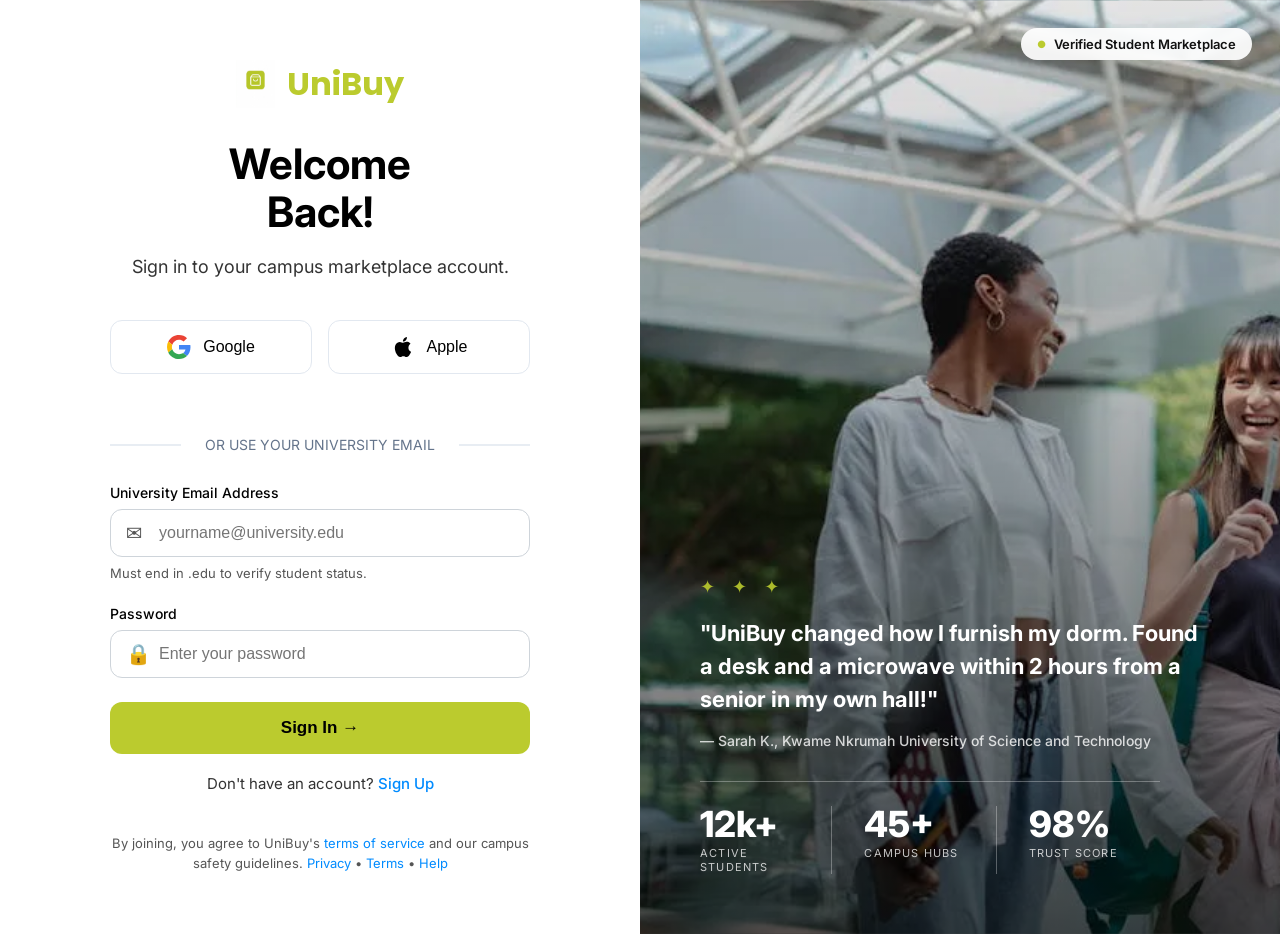
<file: index.html>
<!DOCTYPE html>
<html lang="en">
<head>
  <meta charset="UTF-8" />
  <meta name="viewport" content="width=device-width, initial-scale=1.0"/>
  <title>UniBuy - Sign In</title>
  
  <link rel="preconnect" href="https://fonts.googleapis.com">
  <link rel="preconnect" href="https://fonts.gstatic.com" crossorigin>
  <link href="https://fonts.googleapis.com/css2?family=Inter:wght@400;500;600;700&family=Poppins:wght@600;700&display=swap" rel="stylesheet">
  
  <link rel="stylesheet" href="style.css">
</head>
<body>

  <div class="container">

    <!-- LEFT: Sign In Form -->
    <section class="left-section">
      <div class="logo">
        <img src="./assets/images/logo.png" alt="UniBuy Icon">
        <span>UniBuy</span>
      </div>

      <h1>Welcome<br>Back!</h1>
      <p class="subtitle">Sign in to your campus marketplace account.</p>

      <div class="social-buttons">
        <button class="social-btn google-btn">
          <svg class="social-icon" xmlns="http://www.w3.org/2000/svg" viewBox="0 0 48 48" width="24" height="24">
            <path fill="#EA4335" d="M24 9.5c3.54 0 6.71 1.22 9.21 3.6l6.85-6.85C35.9 2.38 30.47 0 24 0 14.62 0 6.51 5.38 2.56 13.22l7.98 6.19C12.43 13.72 17.74 9.5 24 9.5z"/>
            <path fill="#4285F4" d="M46.98 24.55c0-1.57-.15-3.09-.38-4.55H24v9.02h12.94c-.58 2.96-2.26 5.48-4.78 7.18l7.73 6c4.51-4.18 7.09-10.36 7.09-17.65z"/>
            <path fill="#FBBC05" d="M10.53 28.59c-.48-1.45-.76-2.99-.76-4.59s.27-3.14.76-4.59l-7.98-6.19C.92 16.46 0 20.12 0 24c0 3.88.92 7.54 2.56 10.78l7.97-6.19z"/>
            <path fill="#34A853" d="M24 48c6.48 0 11.93-2.13 15.89-5.81l-7.73-6c-2.15 1.45-4.92 2.3-8.16 2.3-6.26 0-11.57-4.22-13.47-9.91l-7.98 6.19C6.51 42.62 14.62 48 24 48z"/>
          </svg>
          Google
        </button>

        <button class="social-btn apple-btn">
          <svg class="social-icon" xmlns="http://www.w3.org/2000/svg" viewBox="0 0 24 24" width="24" height="24">
            <path fill="currentColor" d="M18.71 19.5c-.83 1.24-1.71 2.45-3.05 2.47-1.34.03-1.77-.79-3.29-.79-1.53 0-2 .77-3.27.82-1.31.05-2.3-1.32-3.14-2.53C4.25 17 2.94 12.45 4.7 9.39c.87-1.52 2.43-2.48 4.12-2.51 1.28-.02 2.5.87 3.29.87.78 0 2.26-1.07 3.81-.91.65.06 2.47.26 3.64 1.98-.09.06-2.17 1.28-2.15 3.81.03 3.02 2.65 4.03 2.68 4.04-.03.07-.42 1.44-1.38 2.83M13 3.5c.73-.83 1.94-1.46 2.94-1.5.13 1.17-.34 2.35-1.04 3.19-.69.85-1.83 1.51-2.95 1.42-.15-1.15.41-2.35 1.05-3.11z"/>
          </svg>
          Apple
        </button>
      </div>

      <div class="divider">
        <span>OR USE YOUR UNIVERSITY EMAIL</span>
      </div>

      <!-- Email Field -->
      <div class="email-group">
        <label>University Email Address</label>
        <div class="input-wrapper">
          <span class="input-icon">✉️</span>
          <input type="email" id="emailInput" placeholder="yourname@university.edu" />
        </div>
        <p class="email-note">Must end in .edu to verify student status.</p>
      </div>

      <!-- Password Field -->
      <div class="email-group">
        <label>Password</label>
        <div class="input-wrapper">
          <span class="input-icon">🔒</span>
          <input type="password" id="passwordInput" placeholder="Enter your password" />
        </div>
      </div>

      <!-- Sign In Button -->
      <button class="cta-btn" id="signinBtn">Sign In →</button>

      <div class="signin-link">
        Don't have an account? <a href="signup.html">Sign Up</a>
      </div>

      <div class="legal">
        By joining, you agree to UniBuy's <a href="#">terms of service</a> and our campus<br>
        safety guidelines. <a href="#">Privacy</a> • <a href="#">Terms</a> • <a href="#">Help</a>
      </div>
    </section>

    <section class="right-section">
      <div class="badge">
        <span class="badge-dot">●</span> Verified Student Marketplace
      </div>
      <div class="hero-overlay">
        <div class="sparkles">✦ ✦ ✦</div>
        <blockquote class="testimonial">
          "UniBuy changed how I furnish my dorm. Found a desk and a microwave within 2 hours from a senior in my own hall!"
        </blockquote>
        <p class="author">
          — Sarah K., Kwame Nkrumah University of Science and Technology
        </p>
        <div class="stats">
          <div class="stat-item">
            <div class="stat-number">12k+</div>
            <div class="stat-label">ACTIVE STUDENTS</div>
          </div>
          <div class="stat-item">
            <div class="stat-number">45+</div>
            <div class="stat-label">CAMPUS HUBS</div>
          </div>
          <div class="stat-item">
            <div class="stat-number">98%</div>
            <div class="stat-label">TRUST SCORE</div>
          </div>
        </div>
      </div>
    </section>

  </div>

  <script src="auth.js"></script>
</body>
</html>
</file>
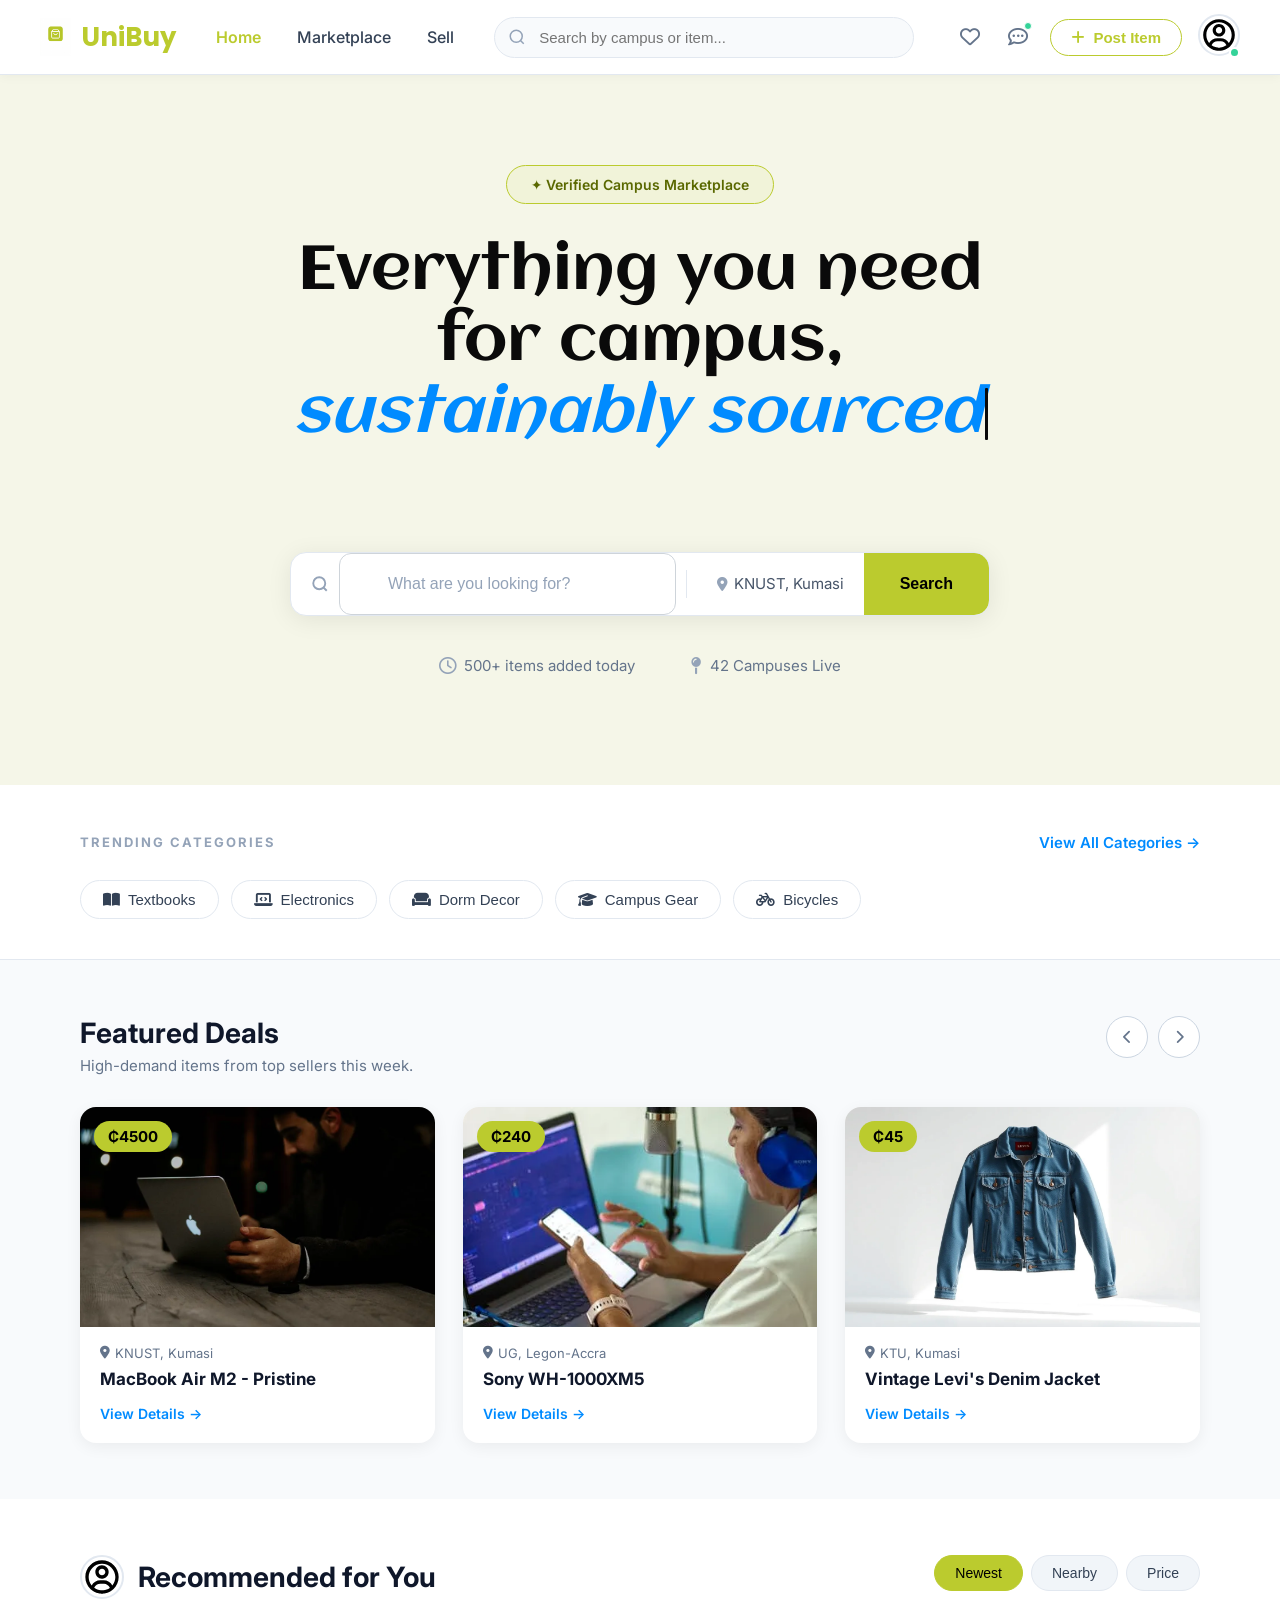
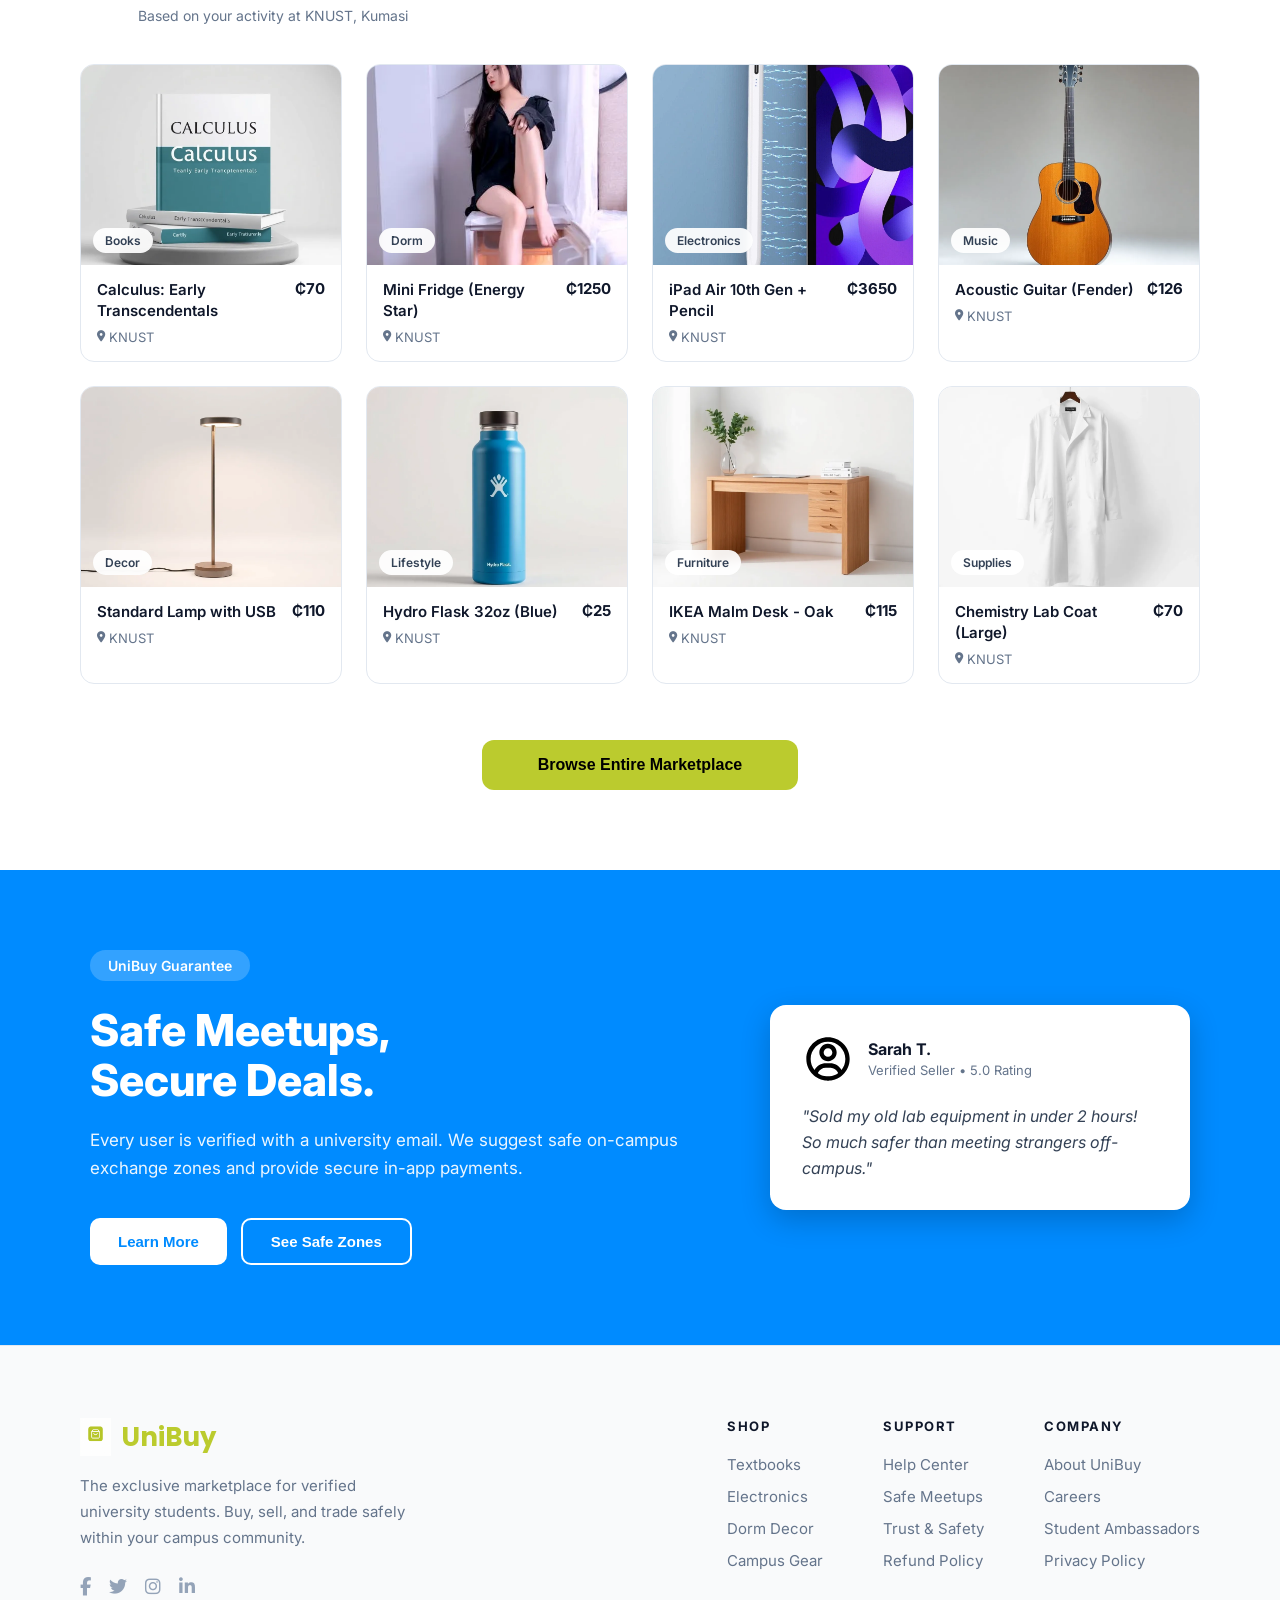
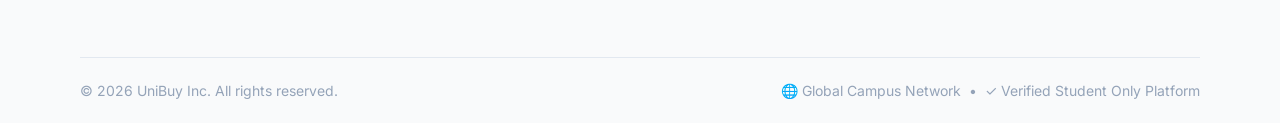
<file: home.html>
<!DOCTYPE html>
<html lang="en">
<head>
  <meta charset="UTF-8" />
  <meta name="viewport" content="width=device-width, initial-scale=1.0"/>
  <title>UniBuy - Home</title>

  <link rel="preconnect" href="https://fonts.googleapis.com">
  <link rel="preconnect" href="https://fonts.gstatic.com" crossorigin>
  <link href="https://fonts.googleapis.com/css2?family=Aclonica&family=Inter:wght@400;500;600;700&family=Poppins:wght@600;700;800&display=swap" rel="stylesheet">
  <link rel="stylesheet" href="https://cdnjs.cloudflare.com/ajax/libs/font-awesome/6.5.0/css/all.min.css">
  <link rel="stylesheet" href="style.css">
</head>

<body class="home-page">

  <!-- Top Navigation -->
  <header class="navbar">
    <div class="nav-container">
      <div class="logo">
        <img src="./assets/images/logo.png" alt="UniBuy" class="logo-img">
        <span>UniBuy</span>
      </div>
      <nav class="main-nav">
        <a href="home.html" class="nav-link active">Home</a>
        <a href="marketplace.html" class="nav-link">Marketplace</a>
        <a href="sell.html" class="nav-link">Sell</a>
      </nav>
      <div class="nav-search">
        <input type="text" placeholder="Search by campus or item..." />
      </div>
      <div class="user-actions">
        <button class="icon-btn" title="Wishlist"><i class="far fa-heart"></i></button>
        <button class="icon-btn" title="Messages">
          <i class="far fa-comment-dots"></i>
          <span class="dot"></span>
        </button>
        <button class="post-btn"><i class="fas fa-plus"></i> Post Item</button>
        <div class="profile">
          <img src="./assets/svg/profile 2.svg" alt="Profile" class="avatar" />
          <span class="online-dot"></span>
        </div>
      </div>
    </div>
  </header>

  <!-- Hero Section -->
  <section class="hero">
    <div class="hero-content">
      <div class="hero-badge">✦ Verified Campus Marketplace</div>

      <!-- Typing animation targets -->
      <h1 id="hero-heading"></h1>
      <p class="subtitle" id="hero-subtitle"></p>

      <div class="hero-search-box">
        <div class="search-wrapper">
          <input type="text" placeholder="What are you looking for?" class="main-search-input" />
          <div class="search-divider"></div>
          <div class="location-tag">
            <i class="fas fa-map-marker-alt"></i> KNUST, Kumasi
          </div>
        </div>
        <button class="search-btn">Search</button>
      </div>

      <div class="hero-stats">
        <div class="stat-item"><i class="far fa-clock"></i><span>500+ items added today</span></div>
        <div class="stat-item"><i class="fas fa-map-pin"></i><span>42 Campuses Live</span></div>
      </div>
    </div>
  </section>

  <!-- Trending Categories -->
  <section class="trending-categories">
    <div class="section-header">
      <h2 class="section-title-upper">TRENDING CATEGORIES</h2>
      <a href="#" class="view-all-link">View All Categories →</a>
    </div>
    <div class="category-pills">
      <button class="pill"><i class="fas fa-book-open"></i> Textbooks</button>
      <button class="pill"><i class="fas fa-laptop-code"></i> Electronics</button>
      <button class="pill"><i class="fas fa-couch"></i> Dorm Decor</button>
      <button class="pill"><i class="fas fa-graduation-cap"></i> Campus Gear</button>
      <button class="pill"><i class="fas fa-bicycle"></i> Bicycles</button>
    </div>
  </section>

  <!-- Featured Deals -->
  <section class="featured-deals-section">
    <div class="section-header">
      <div class="header-text">
        <h2>Featured Deals</h2>
        <p>High-demand items from top sellers this week.</p>
      </div>
      <div class="carousel-arrows">
        <button class="arrow-btn"><i class="fas fa-chevron-left"></i></button>
        <button class="arrow-btn"><i class="fas fa-chevron-right"></i></button>
      </div>
    </div>
    <div class="deals-container">
      <div class="deal-card">
        <div class="price-badge">₵4500</div>
        <img src="./assets/images/MacBook Air M2 - Pristine (1).webp" alt="MacBook Air M2" class="deal-image">
        <div class="deal-details">
          <span class="campus-tag"><i class="fas fa-map-marker-alt"></i> KNUST, Kumasi</span>
          <h3>MacBook Air M2 - Pristine</h3>
          <a href="#" class="view-link">View Details →</a>
        </div>
      </div>
      <div class="deal-card">
        <div class="price-badge">₵240</div>
        <img src="./assets/images/Sony WH-1000XM5 Headphones.webp" alt="Sony Headphones" class="deal-image">
        <div class="deal-details">
          <span class="campus-tag"><i class="fas fa-map-marker-alt"></i> UG, Legon-Accra</span>
          <h3>Sony WH-1000XM5</h3>
          <a href="product.html" class="view-link">View Details →</a>
        </div>
      </div>
      <div class="deal-card">
        <div class="price-badge">₵45</div>
        <img src="./assets/images/Vintage Levi Denim Jacket.webp" alt="Denim Jacket" class="deal-image">
        <div class="deal-details">
          <span class="campus-tag"><i class="fas fa-map-marker-alt"></i> KTU, Kumasi</span>
          <h3>Vintage Levi's Denim Jacket</h3>
          <a href="#" class="view-link">View Details →</a>
        </div>
      </div>
    </div>
  </section>

  <!-- Recommended for You -->
  <section class="recommended-section">
    <div class="rec-header">
      <div class="rec-header-left">
        <div class="rec-title-row">
          <img src="./assets/svg/profile 2.svg" alt="User" class="tiny-avatar" />
          <h2>Recommended for You</h2>
        </div>
        <p class="rec-subtitle">Based on your activity at KNUST, Kumasi</p>
      </div>
      <div class="filter-tabs">
        <button class="tab active">Newest</button>
        <button class="tab">Nearby</button>
        <button class="tab">Price</button>
      </div>
    </div>

    <div class="recommended-grid">
      <div class="product-card">
        <div class="product-img-wrapper">
          <img src="./assets/images/Calculus.webp" alt="Calculus Book" class="product-img">
          <span class="category-badge">Books</span>
        </div>
        <div class="product-info">
          <div class="product-name-price">
            <span class="product-name">Calculus: Early Transcendentals</span>
            <span class="product-price">₵70</span>
          </div>
          <span class="product-campus"><i class="fas fa-map-marker-alt"></i> KNUST</span>
        </div>
      </div>
      <div class="product-card">
        <div class="product-img-wrapper">
          <img src="./assets/images/Mini Fridge (Energy Star).webp" alt="Mini Fridge" class="product-img">
          <span class="category-badge">Dorm</span>
        </div>
        <div class="product-info">
          <div class="product-name-price">
            <span class="product-name">Mini Fridge (Energy Star)</span>
            <span class="product-price">₵1250</span>
          </div>
          <span class="product-campus"><i class="fas fa-map-marker-alt"></i> KNUST</span>
        </div>
      </div>
      <div class="product-card">
        <div class="product-img-wrapper">
          <img src="./assets/images/backup.webp" alt="iPad Air" class="product-img">
          <span class="category-badge">Electronics</span>
        </div>
        <div class="product-info">
          <div class="product-name-price">
            <span class="product-name">iPad Air 10th Gen + Pencil</span>
            <span class="product-price">₵3650</span>
          </div>
          <span class="product-campus"><i class="fas fa-map-marker-alt"></i> KNUST</span>
        </div>
      </div>
      <div class="product-card">
        <div class="product-img-wrapper">
          <img src="./assets/images/Acoustic Guitar.webp" alt="Acoustic Guitar" class="product-img">
          <span class="category-badge">Music</span>
        </div>
        <div class="product-info">
          <div class="product-name-price">
            <span class="product-name">Acoustic Guitar (Fender)</span>
            <span class="product-price">₵126</span>
          </div>
          <span class="product-campus"><i class="fas fa-map-marker-alt"></i> KNUST</span>
        </div>
      </div>
      <div class="product-card">
        <div class="product-img-wrapper">
          <img src="./assets/images/Standard Lamp with USB.webp" alt="Standard Lamp" class="product-img">
          <span class="category-badge">Decor</span>
        </div>
        <div class="product-info">
          <div class="product-name-price">
            <span class="product-name">Standard Lamp with USB</span>
            <span class="product-price">₵110</span>
          </div>
          <span class="product-campus"><i class="fas fa-map-marker-alt"></i> KNUST</span>
        </div>
      </div>
      <div class="product-card">
        <div class="product-img-wrapper">
          <img src="./assets/images/Hydro Flask 32oz.webp" alt="Hydro Flask" class="product-img">
          <span class="category-badge">Lifestyle</span>
        </div>
        <div class="product-info">
          <div class="product-name-price">
            <span class="product-name">Hydro Flask 32oz (Blue)</span>
            <span class="product-price">₵25</span>
          </div>
          <span class="product-campus"><i class="fas fa-map-marker-alt"></i> KNUST</span>
        </div>
      </div>
      <div class="product-card">
        <div class="product-img-wrapper">
          <img src="./assets/images/IKEA Malm Desk.webp" alt="IKEA Desk" class="product-img">
          <span class="category-badge">Furniture</span>
        </div>
        <div class="product-info">
          <div class="product-name-price">
            <span class="product-name">IKEA Malm Desk - Oak</span>
            <span class="product-price">₵115</span>
          </div>
          <span class="product-campus"><i class="fas fa-map-marker-alt"></i> KNUST</span>
        </div>
      </div>
      <div class="product-card">
        <div class="product-img-wrapper">
          <img src="./assets/images/Chemistry Lab Coat.webp" alt="Lab Coat" class="product-img">
          <span class="category-badge">Supplies</span>
        </div>
        <div class="product-info">
          <div class="product-name-price">
            <span class="product-name">Chemistry Lab Coat (Large)</span>
            <span class="product-price">₵70</span>
          </div>
          <span class="product-campus"><i class="fas fa-map-marker-alt"></i> KNUST</span>
        </div>
      </div>
    </div>

    <div class="browse-more">
      <a href="marketplace.html">
        <button class="browse-btn">Browse Entire Marketplace</button>
      </a>
    </div>
  </section>

  <!-- Trust / Safety Banner -->
  <section class="trust-banner">
    <div class="trust-content">
      <div class="trust-text">
        <div class="trust-badge">UniBuy Guarantee</div>
        <h2>Safe Meetups,<br>Secure Deals.</h2>
        <p>
          Every user is verified with a university email. We suggest safe on-campus
          exchange zones and provide secure in-app payments.
        </p>
        <div class="trust-buttons">
          <button class="trust-btn primary">Learn More</button>
          <button class="trust-btn outline">See Safe Zones</button>
        </div>
      </div>
      <div class="trust-testimonial-card">
        <div class="trust-user-info">
          <img src="./assets/svg/profile 2.svg" alt="Sarah T." class="trust-avatar" />
          <div>
            <strong>Sarah T.</strong>
            <span>Verified Seller • 5.0 Rating</span>
          </div>
        </div>
        <p class="trust-quote">
          "Sold my old lab equipment in under 2 hours! So much safer than meeting strangers off-campus."
        </p>
      </div>
    </div>
  </section>

  <!-- Footer -->
  <footer class="site-footer">
    <div class="footer-container">
      <div class="footer-brand">
        <div class="footer-logo">
          <img src="./assets/images/logo.png" alt="UniBuy" class="logo-img">
          <span>UniBuy</span>
        </div>
        <p>
          The exclusive marketplace for verified university students.
          Buy, sell, and trade safely within your campus community.
        </p>
        <div class="footer-social">
          <a href="#"><i class="fab fa-facebook-f"></i></a>
          <a href="#"><i class="fab fa-twitter"></i></a>
          <a href="#"><i class="fab fa-instagram"></i></a>
          <a href="#"><i class="fab fa-linkedin-in"></i></a>
        </div>
      </div>
      <div class="footer-links">
        <div class="footer-column">
          <h4>SHOP</h4>
          <ul>
            <li><a href="#">Textbooks</a></li>
            <li><a href="#">Electronics</a></li>
            <li><a href="#">Dorm Decor</a></li>
            <li><a href="#">Campus Gear</a></li>
          </ul>
        </div>
        <div class="footer-column">
          <h4>SUPPORT</h4>
          <ul>
            <li><a href="#">Help Center</a></li>
            <li><a href="map.html">Safe Meetups</a></li>
            <li><a href="#">Trust & Safety</a></li>
            <li><a href="#">Refund Policy</a></li>
          </ul>
        </div>
        <div class="footer-column">
          <h4>COMPANY</h4>
          <ul>
            <li><a href="#">About UniBuy</a></li>
            <li><a href="#">Careers</a></li>
            <li><a href="#">Student Ambassadors</a></li>
            <li><a href="#">Privacy Policy</a></li>
          </ul>
        </div>
      </div>
    </div>
    <div class="footer-bottom">
      <p>© 2026 UniBuy Inc. All rights reserved.</p>
      <p>&#127760; Global Campus Network &nbsp;•&nbsp; &#10003; Verified Student Only Platform</p>
    </div>
  </footer>

  <!-- Typing animation script -->
  <script src="typing.js"></script>

</body>
</html>
</file>
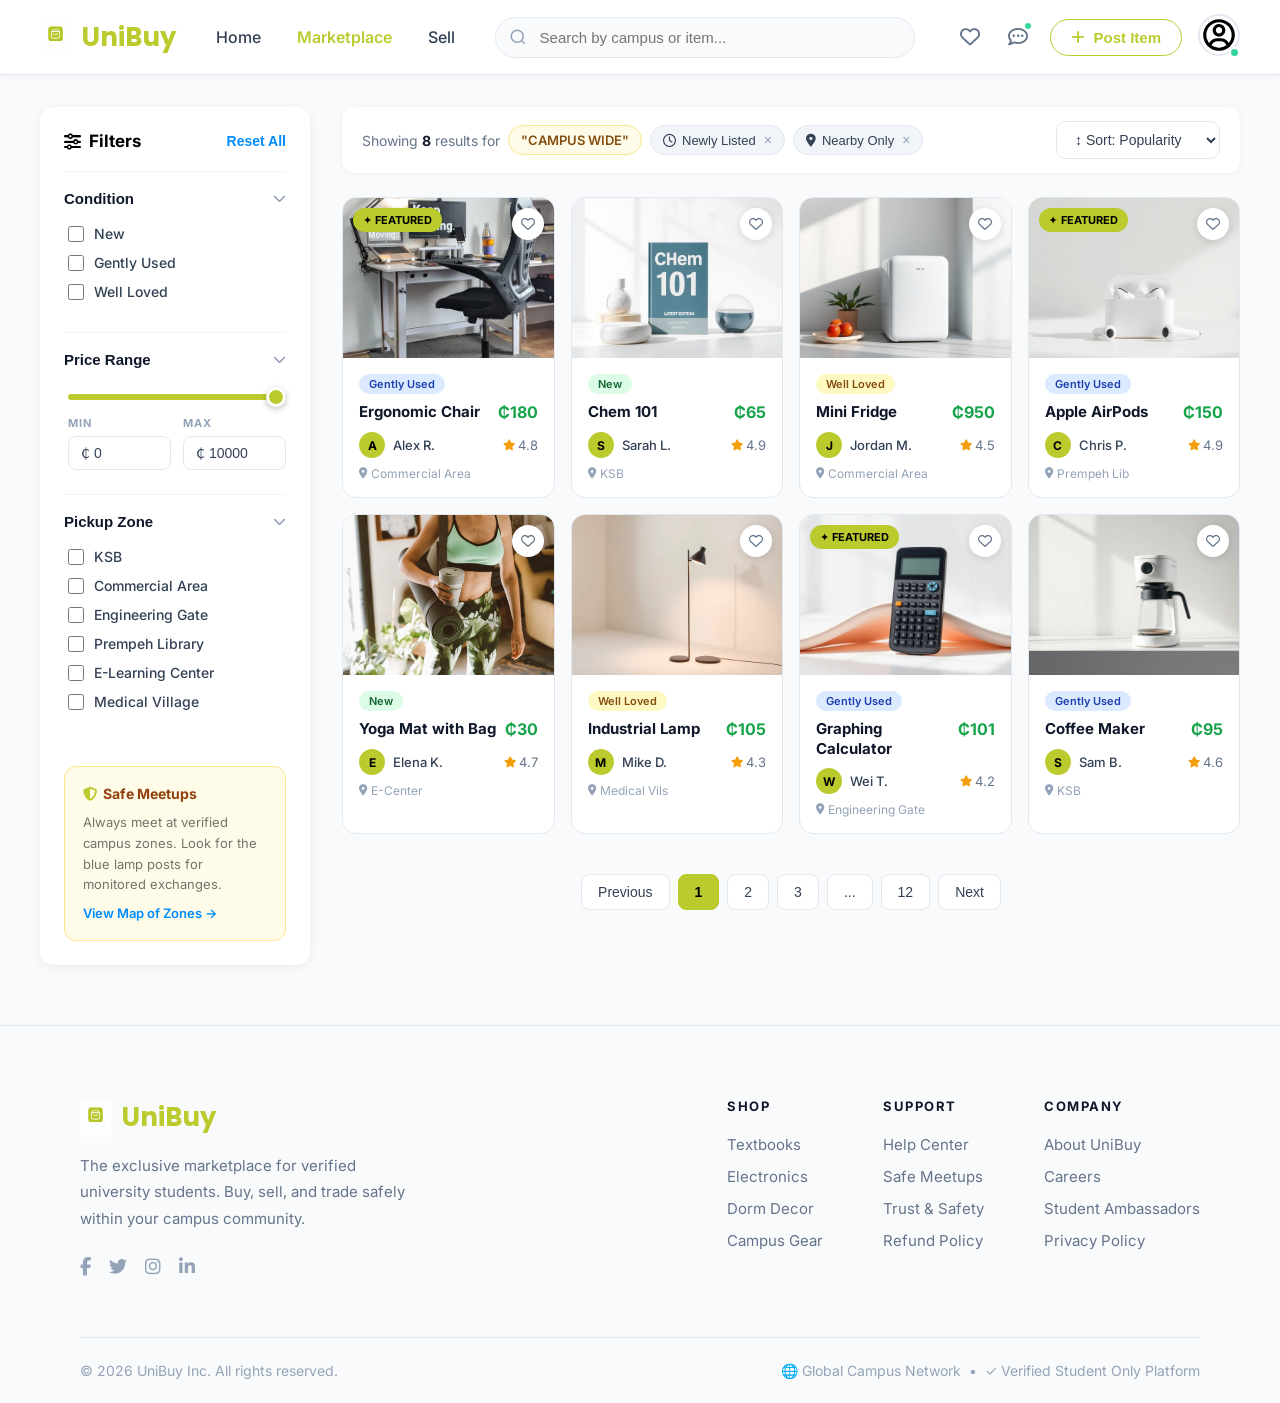
<file: marketplace.html>
<!DOCTYPE html>
<html lang="en">
<head>
  <meta charset="UTF-8" />
  <meta name="viewport" content="width=device-width, initial-scale=1.0"/>
  <title>UniBuy - Marketplace</title>

  <link rel="preconnect" href="https://fonts.googleapis.com">
  <link rel="preconnect" href="https://fonts.gstatic.com" crossorigin>
  <link href="https://fonts.googleapis.com/css2?family=Aclonica&family=Inter:wght@400;500;600;700&family=Poppins:wght@600;700;800&display=swap" rel="stylesheet">
  <link rel="stylesheet" href="https://cdnjs.cloudflare.com/ajax/libs/font-awesome/6.5.0/css/all.min.css">
  <link rel="stylesheet" href="style.css">
</head>

<body class="marketplace-page">

  <!-- Navbar -->
  <header class="navbar">
    <div class="nav-container">
      <div class="logo">
        <img src="./assets/images/logo.png" alt="UniBuy" class="logo-img">
        <span>UniBuy</span>
      </div>
      <nav class="main-nav">
        <a href="home.html" class="nav-link">Home</a>
        <a href="marketplace.html" class="nav-link active">Marketplace</a>
        <a href="sell.html" class="nav-link">Sell</a>
      </nav>
      <div class="nav-search">
        <input type="text" placeholder="Search by campus or item..." />
      </div>
      <div class="user-actions">
        <button class="icon-btn" title="Wishlist"><i class="far fa-heart"></i></button>
        <button class="icon-btn" title="Messages">
          <i class="far fa-comment-dots"></i>
          <span class="dot"></span>
        </button>
        <button class="post-btn"><i class="fas fa-plus"></i> Post Item</button>
        <div class="profile">
          <img src="./assets/svg/profile 2.svg" alt="Profile" class="avatar" />
          <span class="online-dot"></span>
        </div>
      </div>
    </div>
  </header>

  <!-- Marketplace Main -->
  <main class="marketplace-main">
    <div class="marketplace-grid">

      <!-- LEFT: Filters Sidebar -->
      <aside class="filters-sidebar">
        <div class="filters-header">
          <h3><i class="fas fa-sliders-h"></i> Filters</h3>
          <button id="reset-filters" class="reset-btn">Reset All</button>
        </div>

        <!-- Condition -->
        <div class="filter-group">
          <button class="filter-toggle">
            Condition <i class="fas fa-chevron-down"></i>
          </button>
          <div class="filter-options condition-filters">
            <label><input type="checkbox" value="New" /> New</label>
            <label><input type="checkbox" value="Gently Used" /> Gently Used</label>
            <label><input type="checkbox" value="Well Loved" /> Well Loved</label>
          </div>
        </div>

        <!-- Price Range -->
        <div class="filter-group">
          <button class="filter-toggle">
            Price Range <i class="fas fa-chevron-down"></i>
          </button>
          <div class="filter-options">
            <div class="price-slider">
              <input type="range" id="price-slider" min="0" max="10000" value="10000" step="10" />
              <div class="price-inputs">
                <div class="price-input-box">
                  <label>MIN</label>
                  <!-- FIX: changed to input fields so they look like the screenshot -->
                  <input type="text" id="min-price" value="₵ 0" readonly />
                </div>
                <div class="price-input-box">
                  <label>MAX</label>
                  <input type="text" id="max-price" value="₵ 10000" readonly />
                </div>
              </div>
            </div>
          </div>
        </div>

        <!-- Pickup Zone -->
        <div class="filter-group">
          <button class="filter-toggle">
            Pickup Zone <i class="fas fa-chevron-down"></i>
          </button>
          <div class="filter-options pickup-filters">
            <label><input type="checkbox" value="KSB" /> KSB</label>
            <label><input type="checkbox" value="Commercial Area" /> Commercial Area</label>
            <label><input type="checkbox" value="Engineering Gate" /> Engineering Gate</label>
            <label><input type="checkbox" value="Prempeh Library" /> Prempeh Library</label>
            <label><input type="checkbox" value="E-Learning Center" /> E-Learning Center</label>
            <label><input type="checkbox" value="Medical Village" /> Medical Village</label>
          </div>
        </div>

        <!-- Safe Meetups Box -->
        <div class="safe-meetups-box">
          <h4><i class="fas fa-shield-alt"></i> Safe Meetups</h4>
          <p>Always meet at verified campus zones. Look for the blue lamp posts for monitored exchanges.</p>
          <a href="#" class="view-map-link">View Map of Zones →</a>
        </div>
      </aside>

      <!-- RIGHT: Products Area -->
      <div class="products-area">

        <!-- Products header: results text + active filter tags + sort -->
        <div class="products-header">
          <div class="active-filter-bar">
            <span class="results-text">Showing <strong id="result-count">8</strong> results for</span>
            <span class="filter-tag highlight-tag">"CAMPUS WIDE"</span>
            <button class="sort-tag" id="newly-listed-tag">
              <i class="far fa-clock"></i> Newly Listed
              <span class="tag-remove" id="remove-newly">×</span>
            </button>
            <button class="sort-tag" id="nearby-tag">
              <i class="fas fa-map-marker-alt"></i> Nearby Only
              <span class="tag-remove" id="remove-nearby">×</span>
            </button>
            <div id="active-filters" style="display:contents;"></div>
          </div>
          <div class="sort-options">
            <select class="sort-select" id="sort-select">
              <option value="popularity">↕ Sort: Popularity</option>
              <option value="newest">Newly Listed</option>
              <option value="nearby">Nearby Only</option>
              <option value="price-low">Price: Low to High</option>
              <option value="price-high">Price: High to Low</option>
            </select>
          </div>
        </div>

        <!-- Product Grid -->
        <div class="product-grid">

          <!-- Card 1 — FIX: data-price now matches mp-price -->
          <div class="product-card"
               data-condition="Gently Used"
               data-price="180"
               data-location="Commercial Area">
            <div class="card-image">
              <img src="./assets/images/Ergonomic.webp" alt="Ergonomic Chair" />
              <span class="featured-badge">✦ FEATURED</span>
              <button class="favorite-btn"><i class="far fa-heart"></i></button>
            </div>
            <div class="card-body">
              <span class="condition-badge gently-used">Gently Used</span>
              <div class="card-title-price">
                <h3>Ergonomic Chair</h3>
                <span class="mp-price">₵180</span>
              </div>
              <div class="seller-row">
                <div class="seller-left">
                  <div class="seller-avatar">A</div>
                  <span class="seller-name">Alex R.</span>
                </div>
                <span class="seller-rating"><i class="fas fa-star"></i> 4.8</span>
              </div>
              <span class="mp-location"><i class="fas fa-map-marker-alt"></i> Commercial Area</span>
            </div>
          </div>

          <!-- Card 2 -->
          <div class="product-card"
               data-condition="New"
               data-price="65"
               data-location="KSB">
            <div class="card-image">
              <img src="./assets/images/Chem 101.webp" alt="Chem 101" />
              <button class="favorite-btn"><i class="far fa-heart"></i></button>
            </div>
            <div class="card-body">
              <span class="condition-badge new-badge">New</span>
              <div class="card-title-price">
                <h3>Chem 101</h3>
                <span class="mp-price">₵65</span>
              </div>
              <div class="seller-row">
                <div class="seller-left">
                  <div class="seller-avatar">S</div>
                  <span class="seller-name">Sarah L.</span>
                </div>
                <span class="seller-rating"><i class="fas fa-star"></i> 4.9</span>
              </div>
              <span class="mp-location"><i class="fas fa-map-marker-alt"></i> KSB</span>
            </div>
          </div>

          <!-- Card 3 -->
          <div class="product-card"
               data-condition="Well Loved"
               data-price="950"
               data-location="Commercial Area">
            <div class="card-image">
              <img src="./assets/images/Mini Fridge.webp" alt="Mini Fridge" />
              <button class="favorite-btn"><i class="far fa-heart"></i></button>
            </div>
            <div class="card-body">
              <span class="condition-badge well-loved">Well Loved</span>
              <div class="card-title-price">
                <h3>Mini Fridge</h3>
                <span class="mp-price">₵950</span>
              </div>
              <div class="seller-row">
                <div class="seller-left">
                  <div class="seller-avatar">J</div>
                  <span class="seller-name">Jordan M.</span>
                </div>
                <span class="seller-rating"><i class="fas fa-star"></i> 4.5</span>
              </div>
              <span class="mp-location"><i class="fas fa-map-marker-alt"></i> Commercial Area</span>
            </div>
          </div>

          <!-- Card 4 -->
          <div class="product-card"
               data-condition="Gently Used"
               data-price="150"
               data-location="Prempeh Library">
            <div class="card-image">
              <img src="./assets/images/Apple AirPods.webp" alt="Apple AirPods" />
              <span class="featured-badge">✦ FEATURED</span>
              <button class="favorite-btn"><i class="far fa-heart"></i></button>
            </div>
            <div class="card-body">
              <span class="condition-badge gently-used">Gently Used</span>
              <div class="card-title-price">
                <h3>Apple AirPods</h3>
                <span class="mp-price">₵150</span>
              </div>
              <div class="seller-row">
                <div class="seller-left">
                  <div class="seller-avatar">C</div>
                  <span class="seller-name">Chris P.</span>
                </div>
                <span class="seller-rating"><i class="fas fa-star"></i> 4.9</span>
              </div>
              <span class="mp-location"><i class="fas fa-map-marker-alt"></i> Prempeh Lib</span>
            </div>
          </div>

          <!-- Card 5 -->
          <div class="product-card"
               data-condition="New"
               data-price="30"
               data-location="E-Learning Center">
            <div class="card-image">
              <img src="./assets/images/Yoga Mat.webp" alt="Yoga Mat" />
              <button class="favorite-btn"><i class="far fa-heart"></i></button>
            </div>
            <div class="card-body">
              <span class="condition-badge new-badge">New</span>
              <div class="card-title-price">
                <h3>Yoga Mat with Bag</h3>
                <span class="mp-price">₵30</span>
              </div>
              <div class="seller-row">
                <div class="seller-left">
                  <div class="seller-avatar">E</div>
                  <span class="seller-name">Elena K.</span>
                </div>
                <span class="seller-rating"><i class="fas fa-star"></i> 4.7</span>
              </div>
              <span class="mp-location"><i class="fas fa-map-marker-alt"></i> E-Center</span>
            </div>
          </div>

          <!-- Card 6 -->
          <div class="product-card"
               data-condition="Well Loved"
               data-price="105"
               data-location="Medical Village">
            <div class="card-image">
              <img src="./assets/images/Industrial.webp" alt="Industrial Lamp" />
              <button class="favorite-btn"><i class="far fa-heart"></i></button>
            </div>
            <div class="card-body">
              <span class="condition-badge well-loved">Well Loved</span>
              <div class="card-title-price">
                <h3>Industrial Lamp</h3>
                <span class="mp-price">₵105</span>
              </div>
              <div class="seller-row">
                <div class="seller-left">
                  <div class="seller-avatar">M</div>
                  <span class="seller-name">Mike D.</span>
                </div>
                <span class="seller-rating"><i class="fas fa-star"></i> 4.3</span>
              </div>
              <span class="mp-location"><i class="fas fa-map-marker-alt"></i> Medical Vils</span>
            </div>
          </div>

          <!-- Card 7 -->
          <div class="product-card"
               data-condition="Gently Used"
               data-price="101"
               data-location="Engineering Gate">
            <div class="card-image">
              <img src="./assets/images/Graphing.webp" alt="Graphing Calculator" />
              <span class="featured-badge">✦ FEATURED</span>
              <button class="favorite-btn"><i class="far fa-heart"></i></button>
            </div>
            <div class="card-body">
              <span class="condition-badge gently-used">Gently Used</span>
              <div class="card-title-price">
                <h3>Graphing Calculator</h3>
                <span class="mp-price">₵101</span>
              </div>
              <div class="seller-row">
                <div class="seller-left">
                  <div class="seller-avatar">W</div>
                  <span class="seller-name">Wei T.</span>
                </div>
                <span class="seller-rating"><i class="fas fa-star"></i> 4.2</span>
              </div>
              <span class="mp-location"><i class="fas fa-map-marker-alt"></i> Engineering Gate</span>
            </div>
          </div>

          <!-- Card 8 -->
          <div class="product-card"
               data-condition="Gently Used"
               data-price="95"
               data-location="KSB">
            <div class="card-image">
              <img src="./assets/images/Coffee Maker.webp" alt="Coffee Maker" />
              <button class="favorite-btn"><i class="far fa-heart"></i></button>
            </div>
            <div class="card-body">
              <span class="condition-badge gently-used">Gently Used</span>
              <div class="card-title-price">
                <h3>Coffee Maker</h3>
                <span class="mp-price">₵95</span>
              </div>
              <div class="seller-row">
                <div class="seller-left">
                  <div class="seller-avatar">S</div>
                  <span class="seller-name">Sam B.</span>
                </div>
                <span class="seller-rating"><i class="fas fa-star"></i> 4.6</span>
              </div>
              <span class="mp-location"><i class="fas fa-map-marker-alt"></i> KSB</span>
            </div>
          </div>

        </div>

        <!-- Pagination -->
        <div class="pagination">
          <button class="page-btn">Previous</button>
          <button class="page-btn active">1</button>
          <button class="page-btn">2</button>
          <button class="page-btn">3</button>
          <button class="page-btn">...</button>
          <button class="page-btn">12</button>
          <button class="page-btn">Next</button>
        </div>

      </div>
    </div>
  </main>

  <!-- Footer -->
  <footer class="site-footer">
    <div class="footer-container">
      <div class="footer-brand">
        <div class="footer-logo">
          <img src="./assets/images/logo.png" alt="UniBuy" class="logo-img">
          <span>UniBuy</span>
        </div>
        <p>
          The exclusive marketplace for verified university students.
          Buy, sell, and trade safely within your campus community.
        </p>
        <div class="footer-social">
          <a href="#"><i class="fab fa-facebook-f"></i></a>
          <a href="#"><i class="fab fa-twitter"></i></a>
          <a href="#"><i class="fab fa-instagram"></i></a>
          <a href="#"><i class="fab fa-linkedin-in"></i></a>
        </div>
      </div>
      <div class="footer-links">
        <div class="footer-column">
          <h4>SHOP</h4>
          <ul>
            <li><a href="#">Textbooks</a></li>
            <li><a href="#">Electronics</a></li>
            <li><a href="#">Dorm Decor</a></li>
            <li><a href="#">Campus Gear</a></li>
          </ul>
        </div>
        <div class="footer-column">
          <h4>SUPPORT</h4>
          <ul>
            <li><a href="#">Help Center</a></li>
            <li><a href="map.html">Safe Meetups</a></li>
            <li><a href="#">Trust & Safety</a></li>
            <li><a href="#">Refund Policy</a></li>
          </ul>
        </div>
        <div class="footer-column">
          <h4>COMPANY</h4>
          <ul>
            <li><a href="#">About UniBuy</a></li>
            <li><a href="#">Careers</a></li>
            <li><a href="#">Student Ambassadors</a></li>
            <li><a href="#">Privacy Policy</a></li>
          </ul>
        </div>
      </div>
    </div>
    <div class="footer-bottom">
      <p>© 2026 UniBuy Inc. All rights reserved.</p>
      <p>&#127760; Global Campus Network &nbsp;•&nbsp; &#10003; Verified Student Only Platform</p>
    </div>
  </footer>

  <script>
    document.addEventListener('DOMContentLoaded', () => {
      const cards = document.querySelectorAll('.product-card');
      const conditionChecks = document.querySelectorAll('.condition-filters input');
      const priceSlider = document.getElementById('price-slider');
      const maxPriceDisplay = document.getElementById('max-price');
      const pickupChecks = document.querySelectorAll('.pickup-filters input');
      const sortSelect = document.getElementById('sort-select');
      const resetBtn = document.getElementById('reset-filters');
      const activeFiltersDiv = document.getElementById('active-filters');
      const resultCount = document.getElementById('result-count');

      // FIX: store original order so we can restore it for popularity sort
      const grid = document.querySelector('.product-grid');
      const originalOrder = Array.from(cards);

      let activeFilters = {
        conditions: [],
        maxPrice: 10000,
        pickupZones: [],
        sortBy: 'popularity'
      };

      function applyFiltersAndSort() {
        let visibleCards = [];

        cards.forEach(card => {
          const cond = card.dataset.condition || '';
          const price = parseFloat(card.dataset.price) || 0;
          const loc = card.dataset.location || '';

          let show = true;

          // Condition filter
          if (activeFilters.conditions.length > 0) {
            show = show && activeFilters.conditions.includes(cond);
          }

          // Price filter
          show = show && price <= activeFilters.maxPrice;

          // Pickup zone filter
          if (activeFilters.pickupZones.length > 0) {
            show = show && activeFilters.pickupZones.some(zone =>
              loc.toLowerCase().includes(zone.toLowerCase())
            );
          }

          // FIX: use 'flex' not 'block' so card layout stays correct
          card.style.display = show ? '' : 'none';
          if (show) visibleCards.push(card);
        });

        // Update result count
        resultCount.textContent = visibleCards.length;

        // Sort
        if (activeFilters.sortBy === 'price-low') {
          visibleCards.sort((a, b) => parseFloat(a.dataset.price) - parseFloat(b.dataset.price));
        } else if (activeFilters.sortBy === 'price-high') {
          visibleCards.sort((a, b) => parseFloat(b.dataset.price) - parseFloat(a.dataset.price));
        } else if (activeFilters.sortBy === 'newest') {
          visibleCards.reverse();
        } else {
          // Popularity — restore original order
          visibleCards.sort((a, b) => originalOrder.indexOf(a) - originalOrder.indexOf(b));
        }

        // Re-append in sorted order
        visibleCards.forEach(card => grid.appendChild(card));
      }

      function updateActiveTags() {
        activeFiltersDiv.innerHTML = '';

        activeFilters.conditions.forEach(cond => {
          const tag = document.createElement('span');
          tag.className = 'filter-tag';
          tag.innerHTML = cond + ' <button class="remove-tag" data-type="condition" data-value="' + cond + '">×</button>';
          activeFiltersDiv.appendChild(tag);
        });

        if (activeFilters.maxPrice < 10000) {
          const tag = document.createElement('span');
          tag.className = 'filter-tag';
          tag.innerHTML = 'Up to ₵' + activeFilters.maxPrice + ' <button class="remove-tag" data-type="price">×</button>';
          activeFiltersDiv.appendChild(tag);
        }

        activeFilters.pickupZones.forEach(zone => {
          const tag = document.createElement('span');
          tag.className = 'filter-tag';
          tag.innerHTML = zone + ' <button class="remove-tag" data-type="pickup" data-value="' + zone + '">×</button>';
          activeFiltersDiv.appendChild(tag);
        });
      }

      // Condition checkboxes
      conditionChecks.forEach(check => {
        check.addEventListener('change', () => {
          activeFilters.conditions = Array.from(conditionChecks)
            .filter(c => c.checked).map(c => c.value);
          applyFiltersAndSort();
          updateActiveTags();
        });
      });

      // Price slider
      function updateSliderFill() {
        const percent = (priceSlider.value / priceSlider.max) * 100;
        priceSlider.style.background = `linear-gradient(to right, #BBCB2E ${percent}%, #d1d5db ${percent}%)`;
      }

      priceSlider.addEventListener('input', () => {
        activeFilters.maxPrice = parseInt(priceSlider.value);
        maxPriceDisplay.value = '₵ ' + activeFilters.maxPrice;
        updateSliderFill();
        applyFiltersAndSort();
        updateActiveTags();
      });

      // Set initial fill on page load
      updateSliderFill();

      // Pickup zones
      pickupChecks.forEach(check => {
        check.addEventListener('change', () => {
          activeFilters.pickupZones = Array.from(pickupChecks)
            .filter(c => c.checked).map(c => c.value);
          applyFiltersAndSort();
          updateActiveTags();
        });
      });

      // Sort select + tag buttons in sync
      const newlyTag = document.getElementById('newly-listed-tag');
      const nearbyTag = document.getElementById('nearby-tag');

      sortSelect.addEventListener('change', () => {
        activeFilters.sortBy = sortSelect.value;
        newlyTag.classList.toggle('active', sortSelect.value === 'newest');
        nearbyTag.classList.toggle('active', sortSelect.value === 'nearby');
        applyFiltersAndSort();
      });

      newlyTag.addEventListener('click', () => {
        const isActive = newlyTag.classList.toggle('active');
        nearbyTag.classList.remove('active');
        activeFilters.sortBy = isActive ? 'newest' : 'popularity';
        sortSelect.value = activeFilters.sortBy;
        applyFiltersAndSort();
      });

      nearbyTag.addEventListener('click', () => {
        const isActive = nearbyTag.classList.toggle('active');
        newlyTag.classList.remove('active');
        activeFilters.sortBy = isActive ? 'nearby' : 'popularity';
        sortSelect.value = activeFilters.sortBy;
        applyFiltersAndSort();
      });

      // Reset All
      resetBtn.addEventListener('click', () => {
        conditionChecks.forEach(c => c.checked = false);
        pickupChecks.forEach(c => c.checked = false);
        priceSlider.value = 10000;
        maxPriceDisplay.value = '₵ 10000';
        updateSliderFill();
        activeFilters = { conditions: [], maxPrice: 10000, pickupZones: [], sortBy: 'popularity' };
        sortSelect.value = 'popularity';
        newlyTag.classList.remove('active');
        nearbyTag.classList.remove('active');
        applyFiltersAndSort();
        updateActiveTags();
      });

      // Remove individual filter tag
      activeFiltersDiv.addEventListener('click', e => {
        if (e.target.classList.contains('remove-tag')) {
          const type = e.target.dataset.type;
          const value = e.target.dataset.value;

          if (type === 'condition') {
            document.querySelector(`.condition-filters input[value="${value}"]`).checked = false;
            activeFilters.conditions = activeFilters.conditions.filter(v => v !== value);
          } else if (type === 'price') {
            priceSlider.value = 10000;
            maxPriceDisplay.value = '₵ 10000';
            activeFilters.maxPrice = 10000;
          } else if (type === 'pickup') {
            document.querySelector(`.pickup-filters input[value="${value}"]`).checked = false;
            activeFilters.pickupZones = activeFilters.pickupZones.filter(v => v !== value);
          }

          applyFiltersAndSort();
          updateActiveTags();
        }
      });

      // Filter toggle collapse/expand
      document.querySelectorAll('.filter-toggle').forEach(btn => {
        btn.addEventListener('click', () => {
          const options = btn.nextElementSibling;
          const icon = btn.querySelector('i');
          const isOpen = options.style.display !== 'none';
          options.style.display = isOpen ? 'none' : 'block';
          icon.style.transform = isOpen ? 'rotate(-90deg)' : 'rotate(0deg)';
        });
      });

      // Initial run
      applyFiltersAndSort();
      updateActiveTags();
    });

    // Heart/favourite toggle — turns red when clicked
       document.querySelectorAll('.favorite-btn').forEach(btn => {
         btn.addEventListener('click', function () {
         const icon = this.querySelector('i');
         icon.classList.toggle('far');
         icon.classList.toggle('fas');
         icon.style.color = icon.classList.contains('fas') ? '#ef4444' : '#64748b';
        });
      });

  </script>
</body>
</html>
</file>
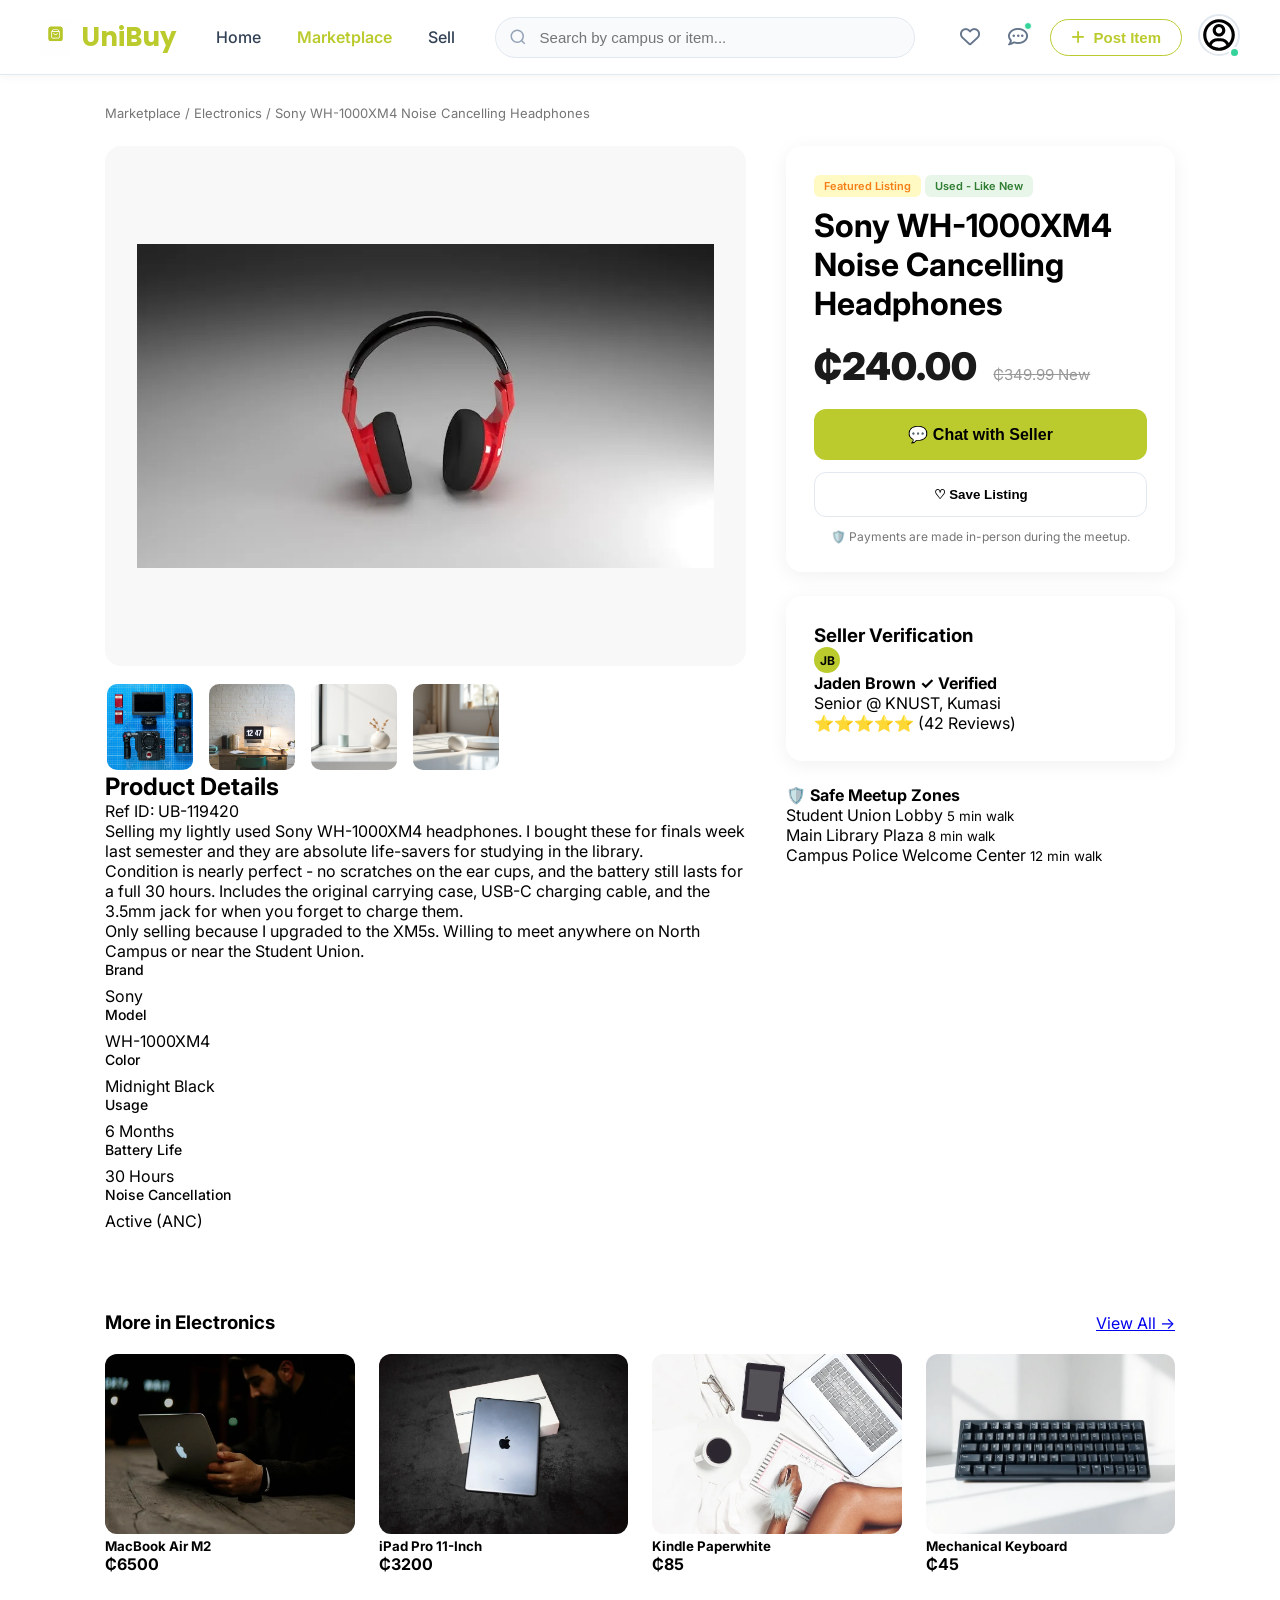
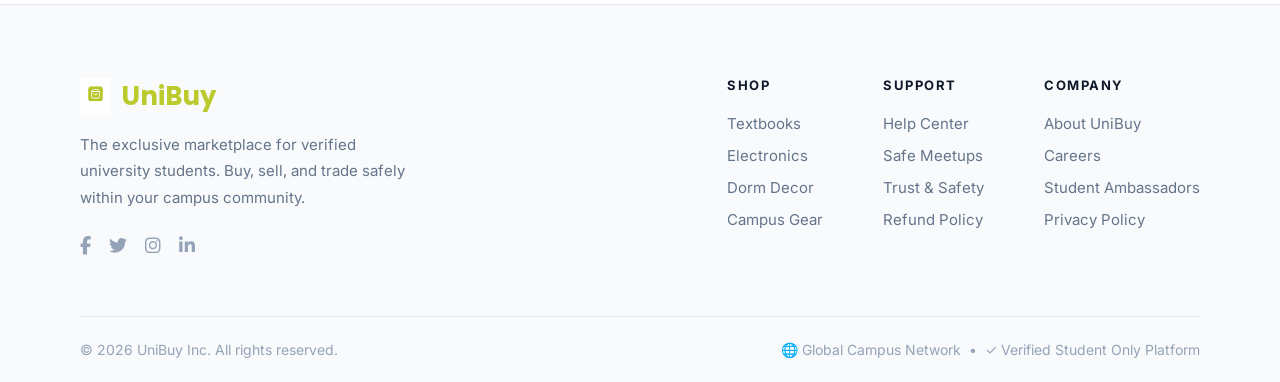
<file: product.html>
<!DOCTYPE html>
<html lang="en">
<head>
  <meta charset="UTF-8" />
  <meta name="viewport" content="width=device-width, initial-scale=1.0"/>
  <title>UniBuy | Sony WH-1000XM4</title>

  <link rel="preconnect" href="https://fonts.googleapis.com">
  <link rel="preconnect" href="https://fonts.gstatic.com" crossorigin>
  <link href="https://fonts.googleapis.com/css2?family=Inter:wght@400;500;600;700&family=Poppins:wght@600;700;800&display=swap" rel="stylesheet">
  <link rel="stylesheet" href="https://cdnjs.cloudflare.com/ajax/libs/font-awesome/6.5.0/css/all.min.css">
  <link rel="stylesheet" href="style.css">
  <link rel="stylesheet" href="product.css">
</head>
<body class="product-page">

  <!-- Consistent Navbar -->
  <header class="navbar">
    <div class="nav-container">
      <div class="logo">
        <img src="./assets/images/logo.png" alt="UniBuy" class="logo-img">
        <span>UniBuy</span>
      </div>
      <nav class="main-nav">
        <a href="home.html" class="nav-link">Home</a>
        <a href="marketplace.html" class="nav-link active">Marketplace</a>
        <a href="sell.html" class="nav-link">Sell</a>
      </nav>
      <div class="nav-search">
        <input type="text" placeholder="Search by campus or item..." />
      </div>
      <div class="user-actions">
        <button class="icon-btn wishlist-btn" id="nav-wishlist">
          <i class="far fa-heart"></i>
        </button>
        <button class="icon-btn" onclick="window.location.href='messages.html'">
          <i class="far fa-comment-dots"></i><span class="dot"></span>
        </button>
        <button class="post-btn"><i class="fas fa-plus"></i> Post Item</button>
        <div class="profile">
          <img src="./assets/svg/profile 2.svg" alt="Profile" class="avatar" />
          <span class="online-dot"></span>
        </div>
      </div>
    </div>
  </header>

  <div class="product-container">
    <div class="breadcrumb">
      Marketplace / Electronics / Sony WH-1000XM4 Noise Cancelling Headphones
    </div>

    <div class="product-main-grid">
      <!-- Left Column -->
      <div class="product-left">
        <div class="main-image-box">
          <img src="./assets/images/Sony WH-1000XM4 Noise Cancelling Headphones.webp" 
               id="mainImg" alt="Sony WH-1000XM4">
        </div>

        <div class="thumbnail-row">
          <img src="./assets/images/Recommended Product 4.webp" 
               onclick="document.getElementById('mainImg').src=this.src" alt="thumb">
          <img src="./assets/images/Recommended Product 1.webp" 
               onclick="document.getElementById('mainImg').src=this.src" alt="thumb">
          <img src="./assets/images/Recommended Product 2 .webp" 
               onclick="document.getElementById('mainImg').src=this.src" alt="thumb">
          <img src="./assets/images/Recommended Product 3.webp" 
               onclick="document.getElementById('mainImg').src=this.src" alt="thumb">
        </div>

        <div class="product-details">
          <div class="details-header">
            <h2>Product Details</h2>
            <span class="ref-id">Ref ID: UB-119420</span>
          </div>
          <div class="description">
            <p>Selling my lightly used Sony WH-1000XM4 headphones. I bought these for finals week last semester and they are absolute life-savers for studying in the library.</p>
            <p>Condition is nearly perfect - no scratches on the ear cups, and the battery still lasts for a full 30 hours. Includes the original carrying case, USB-C charging cable, and the 3.5mm jack for when you forget to charge them.</p>
            <p>Only selling because I upgraded to the XM5s. Willing to meet anywhere on North Campus or near the Student Union.</p>
          </div>

          <div class="specs-grid">
            <div class="spec-item"><label>Brand</label><p>Sony</p></div>
            <div class="spec-item"><label>Model</label><p>WH-1000XM4</p></div>
            <div class="spec-item"><label>Color</label><p>Midnight Black</p></div>
            <div class="spec-item"><label>Usage</label><p>6 Months</p></div>
            <div class="spec-item"><label>Battery Life</label><p>30 Hours</p></div>
            <div class="spec-item"><label>Noise Cancellation</label><p>Active (ANC)</p></div>
          </div>
        </div>
      </div>

      <!-- Right Sidebar -->
      <div class="product-sidebar">
        <div class="sidebar-card">
          <div class="product-tags">
            <span class="featured-tag">Featured Listing</span>
            <span class="condition-tag">Used - Like New</span>
          </div>
          <h1>Sony WH-1000XM4 Noise Cancelling Headphones</h1>
          <div class="price-section">
            <span class="current-price">₵240.00</span>
            <span class="original-price">₵349.99 New</span>
          </div>
          
          <!-- Fixed Buttons -->
          <button class="chat-with-seller" onclick="goToMessages()">
            💬 Chat with Seller
          </button>
          
          <button class="save-listing" id="save-btn" onclick="toggleWishlist(this)">
            ♡ Save Listing
          </button>
          
          <p class="payment-note">🛡️ Payments are made in-person during the meetup.</p>
        </div>

        <div class="sidebar-card seller-info">
          <h3>Seller Verification</h3>
          <div class="seller-flex">
            <div class="seller-avatar">JB</div>
            <div>
              <h4>Jaden Brown <span class="verified-badge">✓ Verified</span></h4>
              <p>Senior @ KNUST, Kumasi</p>
              <p>⭐⭐⭐⭐⭐ (42 Reviews)</p>
            </div>
          </div>
        </div>

        <div class="meetup-card">
          <h4>🛡️ Safe Meetup Zones</h4>
          <div class="meetup-list">
            <div class="meetup-item">Student Union Lobby <small>5 min walk</small></div>
            <div class="meetup-item">Main Library Plaza <small>8 min walk</small></div>
            <div class="meetup-item">Campus Police Welcome Center <small>12 min walk</small></div>
          </div>
        </div>
      </div>
    </div>

    <!-- More in Electronics -->
    <div class="more-in-category">
      <div class="section-header">
        <h3>More in Electronics</h3>
        <a href="marketplace.html" class="view-all">View All →</a>
      </div>
      <div class="more-grid">
        <div class="more-item">
          <img src="./assets/images/MacBook Air M2 - Pristine (1).webp" alt="">
          <h5>MacBook Air M2</h5>
          <strong>₵6500</strong>
        </div>
        <div class="more-item">
          <img src="./assets/images/iPad Pro 11-inch.webp" alt="">
          <h5>iPad Pro 11-Inch</h5>
          <strong>₵3200</strong>
        </div>
        <div class="more-item">
          <img src="./assets/images/Kindle Paperwhite.webp" alt="">
          <h5>Kindle Paperwhite</h5>
          <strong>₵85</strong>
        </div>
        <div class="more-item">
          <img src="./assets/images/Mechanical Keyboard.webp" alt="">
          <h5>Mechanical Keyboard</h5>
          <strong>₵45</strong>
        </div>
      </div>
    </div>
  </div>

  <!-- Footer -->
  <footer class="site-footer">
    <div class="footer-container">
      <div class="footer-brand">
        <div class="footer-logo">
          <img src="./assets/images/logo.png" alt="UniBuy" class="logo-img">
          <span>UniBuy</span>
        </div>
        <p>The exclusive marketplace for verified university students. Buy, sell, and trade safely within your campus community.</p>
        <div class="footer-social">
          <a href="#"><i class="fab fa-facebook-f"></i></a>
          <a href="#"><i class="fab fa-twitter"></i></a>
          <a href="#"><i class="fab fa-instagram"></i></a>
          <a href="#"><i class="fab fa-linkedin-in"></i></a>
        </div>
      </div>
      <div class="footer-links">
        <div class="footer-column">
          <h4>SHOP</h4>
          <ul>
            <li><a href="#">Textbooks</a></li>
            <li><a href="#">Electronics</a></li>
            <li><a href="#">Dorm Decor</a></li>
            <li><a href="#">Campus Gear</a></li>
          </ul>
        </div>
        <div class="footer-column">
          <h4>SUPPORT</h4>
          <ul>
            <li><a href="#">Help Center</a></li>
            <li><a href="map.html">Safe Meetups</a></li>
            <li><a href="#">Trust & Safety</a></li>
            <li><a href="#">Refund Policy</a></li>
          </ul>
        </div>
        <div class="footer-column">
          <h4>COMPANY</h4>
          <ul>
            <li><a href="#">About UniBuy</a></li>
            <li><a href="#">Careers</a></li>
            <li><a href="#">Student Ambassadors</a></li>
            <li><a href="#">Privacy Policy</a></li>
          </ul>
        </div>
      </div>
    </div>
    <div class="footer-bottom">
      <p>© 2026 UniBuy Inc. All rights reserved.</p>
      <p>&#127760; Global Campus Network &nbsp;•&nbsp; &#10003; Verified Student Only Platform</p>
    </div>
  </footer>

  <script>
    // Toggle Save Listing (wishlist)
    function toggleWishlist(btn) {
      const icon = btn.querySelector('i') || btn;
      if (btn.textContent.includes('♡')) {
        btn.innerHTML = '❤️ Saved';
        btn.style.color = '#ef4444';
        // Optional: highlight navbar wishlist icon
        document.getElementById('nav-wishlist').classList.add('active-wishlist');
      } else {
        btn.innerHTML = '♡ Save Listing';
        btn.style.color = '';
        document.getElementById('nav-wishlist').classList.remove('active-wishlist');
      }
    }

    // Go to Messages (you can change the link later when you create messages.html)
    function goToMessages() {
      window.location.href = '#'; // Change to "messages.html" when ready
      // For now it stays on page - you can replace '#' with actual page
    }

    // Make navbar wishlist heart turn red when item is saved
    document.getElementById('nav-wishlist').addEventListener('click', function() {
      this.classList.toggle('active-wishlist');
    });
  </script>

</body>
</html>
</file>
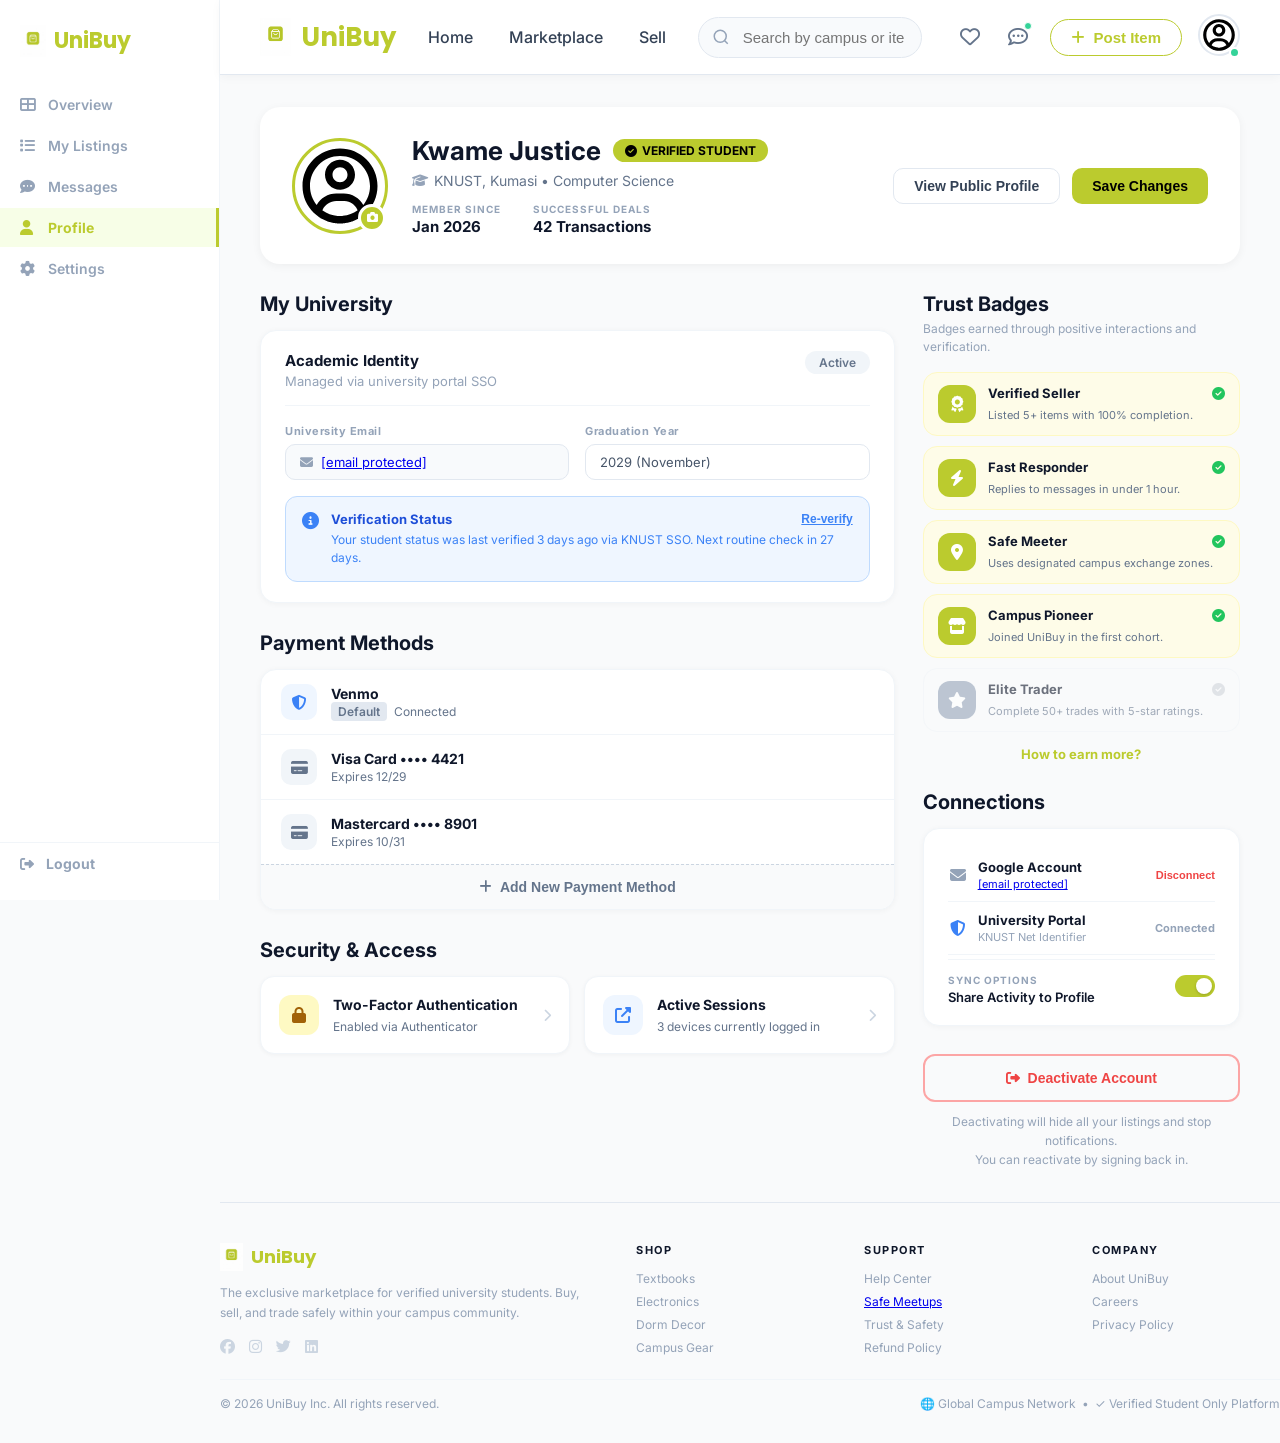
<file: profile.html>
<!DOCTYPE html>
<html lang="en">
<head>
  <meta charset="UTF-8" />
  <meta name="viewport" content="width=device-width, initial-scale=1.0"/>
  <title>UniBuy - Profile</title>

  <link rel="preconnect" href="https://fonts.googleapis.com">
  <link rel="preconnect" href="https://fonts.gstatic.com" crossorigin>
  <link href="https://fonts.googleapis.com/css2?family=Inter:wght@400;500;600;700&family=Poppins:wght@600;700;800&display=swap" rel="stylesheet">
  <link rel="stylesheet" href="https://cdnjs.cloudflare.com/ajax/libs/font-awesome/6.5.0/css/all.min.css">
  <link rel="stylesheet" href="style.css">
  <link rel="stylesheet" href="sell.css">
  <link rel="stylesheet" href="profile.css">
</head>
<body class="profile-page">
  <button class="mobile-menu-btn" onclick="document.querySelector('.sell-sidebar').classList.toggle('active')">
  <i class="fas fa-bars"></i> MENU
</button>

  <div class="sell-layout">

    <!-- Sidebar -->
    <aside class="sell-sidebar">
      <div class="sell-sidebar-logo">
        <img src="./assets/images/logo.png" alt="UniBuy" class="logo-img">
        <span>UniBuy</span>
      </div>
      <nav class="sell-nav">
        <a href="sell.html" class="sell-nav-item">
          <i class="fas fa-th-large"></i> Overview
        </a>
        <a href="#" class="sell-nav-item">
          <i class="fas fa-list"></i> My Listings
        </a>
        <a href="tracking order.html" class="sell-nav-item">
          <i class="fas fa-comment-dots"></i> Messages
        </a>
        <a href="profile.html" class="sell-nav-item active">
          <i class="fas fa-user"></i> Profile
        </a>
        <a href="#" class="sell-nav-item">
          <i class="fas fa-cog"></i> Settings
        </a>
      </nav>
      <a href="index.html" class="sell-logout">
        <i class="fas fa-sign-out-alt"></i> Logout
      </a>
    </aside>

    <!-- Main Wrap -->
    <div class="sell-main-wrap">

      <!-- Navbar -->
      <header class="navbar">
        <div class="nav-container">
          <div class="logo">
            <img src="./assets/images/logo.png" alt="UniBuy" class="logo-img">
            <span>UniBuy</span>
          </div>
          <nav class="main-nav">
            <a href="home.html" class="nav-link">Home</a>
            <a href="marketplace.html" class="nav-link">Marketplace</a>
            <a href="sell.html" class="nav-link">Sell</a>
          </nav>
          <div class="nav-search">
            <input type="text" placeholder="Search by campus or item..." />
          </div>
          <div class="user-actions">
            <button class="icon-btn"><i class="far fa-heart"></i></button>
            <button class="icon-btn">
              <i class="far fa-comment-dots"></i>
              <span class="dot"></span>
            </button>
            <button class="post-btn"><i class="fas fa-plus"></i> Post Item</button>
            <div class="profile">
              <img src="./assets/svg/profile 2.svg" alt="Profile" class="avatar" />
              <span class="online-dot"></span>
            </div>
          </div>
        </div>
      </header>

    <!-- Main -->
    <main class="pf-main">
      <div class="pf-content">

        <!-- Profile Header -->
        <div class="pf-header-card">
          <div class="pf-header-left">
            <div class="pf-avatar-wrap">
              <img src="./assets/svg/profile 2.svg" alt="Kwame Justice" />
              <button class="pf-camera-btn"><i class="fas fa-camera"></i></button>
            </div>
            <div class="pf-header-info">
              <div class="pf-name-row">
                <h1>Kwame Justice</h1>
                <span class="pf-verified-badge">
                  <i class="fas fa-check-circle"></i> Verified Student
                </span>
              </div>
              <p class="pf-uni-info">
                <i class="fas fa-graduation-cap"></i> KNUST, Kumasi &bull; Computer Science
              </p>
              <div class="pf-stats-row">
                <div class="pf-stat">
                  <span class="pf-stat-label">MEMBER SINCE</span>
                  <strong>Jan 2026</strong>
                </div>
                <div class="pf-stat">
                  <span class="pf-stat-label">SUCCESSFUL DEALS</span>
                  <strong>42 Transactions</strong>
                </div>
              </div>
            </div>
          </div>
          <div class="pf-header-actions">
            <button class="pf-btn-outline">View Public Profile</button>
            <button class="pf-btn-solid">Save Changes</button>
          </div>
        </div>

        <!-- 3-column grid: left takes 2, right takes 1 -->
        <div class="pf-grid">

          <!-- LEFT (col-span-2) -->
          <div class="pf-col-left">

            <!-- My University -->
            <section>
              <h2 class="pf-section-title">My University</h2>
              <div class="pf-card">
                <div class="pf-card-row-between">
                  <div>
                    <strong class="pf-label-lg">Academic Identity</strong>
                    <p class="pf-text-muted">Managed via university portal SSO</p>
                  </div>
                  <span class="pf-pill-grey">Active</span>
                </div>

                <div class="pf-two-col">
                  <div class="pf-field">
                    <label class="pf-field-label">University Email</label>
                    <div class="pf-input-icon">
                      <i class="fas fa-envelope"></i>
                      <span><a href="/cdn-cgi/l/email-protection" class="__cf_email__" data-cfemail="d8b3f6b2adabacb1bbbdf6b9b6abb9b098abacf6b3b6adabacf6bdbcadf6bfb0">[email&#160;protected]</a></span>
                    </div>
                  </div>
                  <div class="pf-field">
                    <label class="pf-field-label">Graduation Year</label>
                    <div class="pf-input-plain">2029 (November)</div>
                  </div>
                </div>

                <div class="pf-verify-box">
                  <i class="fas fa-info-circle pf-verify-icon"></i>
                  <div class="pf-verify-body">
                    <div class="pf-verify-top">
                      <strong>Verification Status</strong>
                      <button class="pf-reverify-btn">Re-verify</button>
                    </div>
                    <p>Your student status was last verified 3 days ago via KNUST SSO. Next routine check in 27 days.</p>
                  </div>
                </div>
              </div>
            </section>

            <!-- Payment Methods -->
            <section>
              <h2 class="pf-section-title">Payment Methods</h2>
              <div class="pf-card pf-card-no-pad">
                <div class="pf-payment-row border-b">
                  <div class="pf-payment-left">
                    <div class="pf-pay-icon blue"><i class="fas fa-shield-alt"></i></div>
                    <div>
                      <strong>Venmo</strong>
                      <span><span class="pf-default-tag">Default</span> Connected</span>
                    </div>
                  </div>
                </div>
                <div class="pf-payment-row border-b">
                  <div class="pf-payment-left">
                    <div class="pf-pay-icon grey"><i class="fas fa-credit-card"></i></div>
                    <div>
                      <strong>Visa Card •••• 4421</strong>
                      <span>Expires 12/29</span>
                    </div>
                  </div>
                </div>
                <div class="pf-payment-row">
                  <div class="pf-payment-left">
                    <div class="pf-pay-icon grey"><i class="fas fa-credit-card"></i></div>
                    <div>
                      <strong>Mastercard •••• 8901</strong>
                      <span>Expires 10/31</span>
                    </div>
                  </div>
                </div>
                <button class="pf-add-payment">
                  <i class="fas fa-plus"></i> Add New Payment Method
                </button>
              </div>
            </section>

            <!-- Security & Access -->
            <section>
              <h2 class="pf-section-title">Security &amp; Access</h2>
              <div class="pf-security-grid">
                <div class="pf-security-card">
                  <div class="pf-sec-icon yellow"><i class="fas fa-lock"></i></div>
                  <div class="pf-sec-info">
                    <strong>Two-Factor Authentication</strong>
                    <span>Enabled via Authenticator</span>
                  </div>
                  <i class="fas fa-chevron-right pf-chevron"></i>
                </div>
                <div class="pf-security-card">
                  <div class="pf-sec-icon blue"><i class="fas fa-external-link-alt"></i></div>
                  <div class="pf-sec-info">
                    <strong>Active Sessions</strong>
                    <span>3 devices currently logged in</span>
                  </div>
                  <i class="fas fa-chevron-right pf-chevron"></i>
                </div>
              </div>
            </section>

          </div>

          <!-- RIGHT (col-span-1) -->
          <div class="pf-col-right">

            <!-- Trust Badges -->
            <section>
              <h2 class="pf-section-title">Trust Badges</h2>
              <p class="pf-badges-sub">Badges earned through positive interactions and verification.</p>

              <div class="pf-badges-list">

                <div class="pf-badge-row earned">
                  <div class="pf-badge-icon"><i class="fas fa-award"></i></div>
                  <div class="pf-badge-info">
                    <div class="pf-badge-top">
                      <strong>Verified Seller</strong>
                      <i class="fas fa-check-circle pf-badge-check earned"></i>
                    </div>
                    <span>Listed 5+ items with 100% completion.</span>
                  </div>
                </div>

                <div class="pf-badge-row earned">
                  <div class="pf-badge-icon"><i class="fas fa-bolt"></i></div>
                  <div class="pf-badge-info">
                    <div class="pf-badge-top">
                      <strong>Fast Responder</strong>
                      <i class="fas fa-check-circle pf-badge-check earned"></i>
                    </div>
                    <span>Replies to messages in under 1 hour.</span>
                  </div>
                </div>

                <div class="pf-badge-row earned">
                  <div class="pf-badge-icon"><i class="fas fa-map-marker-alt"></i></div>
                  <div class="pf-badge-info">
                    <div class="pf-badge-top">
                      <strong>Safe Meeter</strong>
                      <i class="fas fa-check-circle pf-badge-check earned"></i>
                    </div>
                    <span>Uses designated campus exchange zones.</span>
                  </div>
                </div>

                <div class="pf-badge-row earned">
                  <div class="pf-badge-icon"><i class="fas fa-store"></i></div>
                  <div class="pf-badge-info">
                    <div class="pf-badge-top">
                      <strong>Campus Pioneer</strong>
                      <i class="fas fa-check-circle pf-badge-check earned"></i>
                    </div>
                    <span>Joined UniBuy in the first cohort.</span>
                  </div>
                </div>

                <div class="pf-badge-row locked">
                  <div class="pf-badge-icon locked"><i class="fas fa-star"></i></div>
                  <div class="pf-badge-info">
                    <div class="pf-badge-top">
                      <strong>Elite Trader</strong>
                      <i class="fas fa-check-circle pf-badge-check"></i>
                    </div>
                    <span>Complete 50+ trades with 5-star ratings.</span>
                  </div>
                </div>

              </div>
              <a href="#" class="pf-earn-more">How to earn more?</a>
            </section>

            <!-- Connections -->
            <section>
              <h2 class="pf-section-title">Connections</h2>
              <div class="pf-card">

                <div class="pf-conn-row">
                  <div class="pf-conn-left">
                    <i class="fas fa-envelope pf-conn-icon"></i>
                    <div>
                      <strong>Google Account</strong>
                      <span><a href="/cdn-cgi/l/email-protection" class="__cf_email__" data-cfemail="630814020e064d091610170a00064d07061523040e020a0f4d000c0e">[email&#160;protected]</a></span>
                    </div>
                  </div>
                  <button class="pf-disconnect-btn">Disconnect</button>
                </div>

                <div class="pf-conn-row">
                  <div class="pf-conn-left">
                    <i class="fas fa-shield-alt pf-conn-icon blue"></i>
                    <div>
                      <strong>University Portal</strong>
                      <span>KNUST Net Identifier</span>
                    </div>
                  </div>
                  <span class="pf-connected-text">Connected</span>
                </div>

                <div class="pf-sync-row">
                  <div>
                    <span class="pf-sync-label">SYNC OPTIONS</span>
                    <p class="pf-sync-desc">Share Activity to Profile</p>
                  </div>
                  <label class="pf-toggle">
                    <input type="checkbox" checked />
                    <span class="pf-toggle-track"></span>
                  </label>
                </div>

              </div>
            </section>

            <!-- Deactivate -->
            <div class="pf-deactivate-wrap">
              <button class="pf-deactivate-btn">
                <i class="fas fa-sign-out-alt"></i> Deactivate Account
              </button>
              <p class="pf-deactivate-note">
                Deactivating will hide all your listings and stop notifications.<br>
                You can reactivate by signing back in.
              </p>
            </div>

          </div>
        </div>

      </div>
    </main>

        <!-- Footer -->
        <footer class="sell-footer">
          <div class="sell-footer-brand">
            <div class="sell-footer-logo">
              <img src="./assets/images/logo.png" alt="UniBuy" class="logo-img">
              <span>UniBuy</span>
            </div>
            <p>The exclusive marketplace for verified university students. Buy, sell, and trade safely within your campus community.</p>
            <div class="sell-footer-social">
              <i class="fab fa-facebook"></i>
              <i class="fab fa-instagram"></i>
              <i class="fab fa-twitter"></i>
              <i class="fab fa-linkedin"></i>
            </div>
          </div>
          <div class="sell-footer-col">
            <h4>SHOP</h4>
            <ul>
              <li>Textbooks</li>
              <li>Electronics</li>
              <li>Dorm Decor</li>
              <li>Campus Gear</li>
            </ul>
          </div>
          <div class="sell-footer-col">
            <h4>SUPPORT</h4>
            <ul>
             <li>Help Center</li>
             <li><a href="map.html">Safe Meetups</a></li>
             <li>Trust &amp; Safety</li>
             <li>Refund Policy</li>
            </ul>
          </div>
          <div class="sell-footer-col">
            <h4>COMPANY</h4>
            <ul>
              <li>About UniBuy</li>
              <li>Careers</li>
              <li>Privacy Policy</li>
            </ul>
          </div>
        </footer>

        <div class="sell-footer-bottom">
          <p>© 2026 UniBuy Inc. All rights reserved.</p>
          <p>&#127760; Global Campus Network &nbsp;•&nbsp; &#10003; Verified Student Only Platform</p>
        </div>

    </div><!-- /sell-main-wrap -->
  </div><!-- /sell-layout -->
<script>
  // Close the sidebar if a user clicks on the main content area
  document.addEventListener('click', function(event) {
    const sidebar = document.querySelector('.sell-sidebar');
    const menuBtn = document.querySelector('.mobile-menu-btn');
    
    if (sidebar.classList.contains('active')) {
      if (!sidebar.contains(event.target) && !menuBtn.contains(event.target)) {
        sidebar.classList.remove('active');
      }
    }
  });
</script>
</body>
</html>
</file>
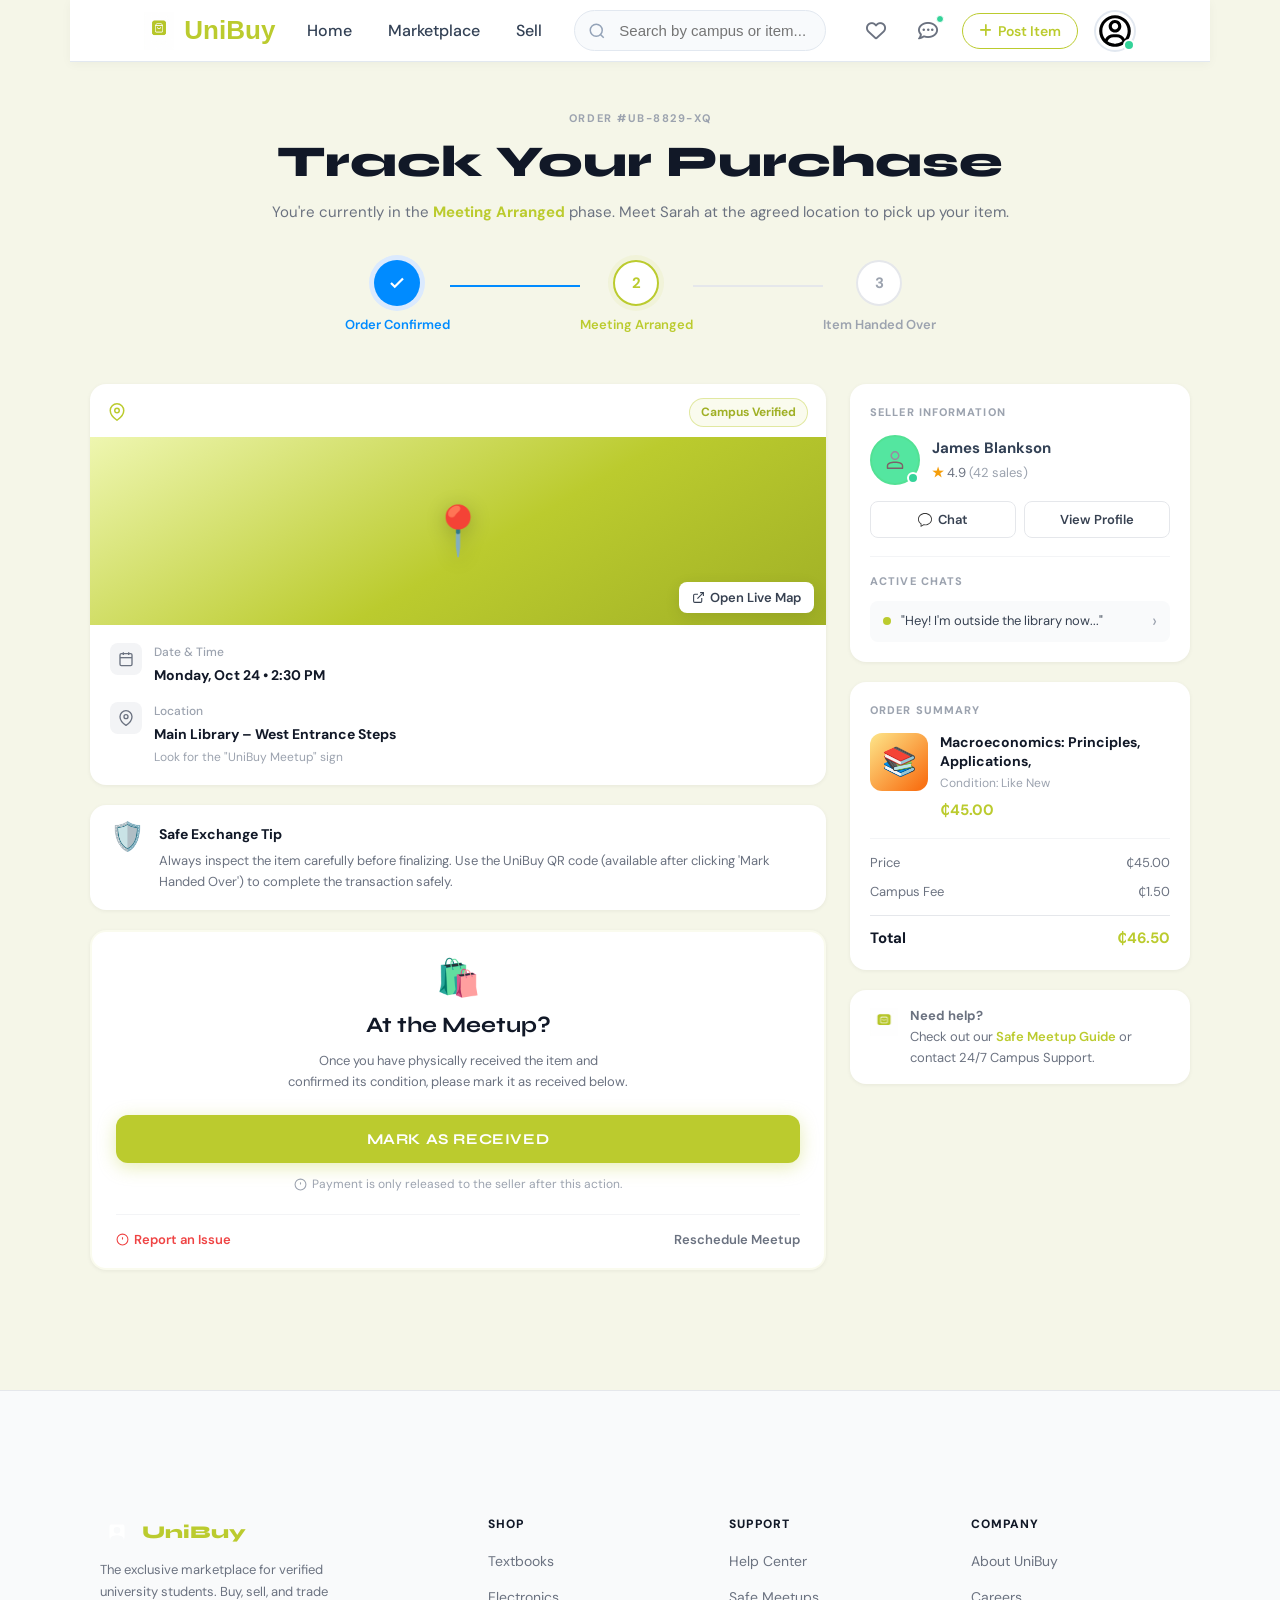
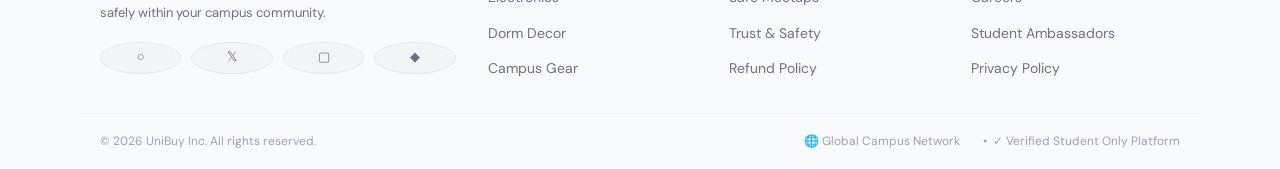
<file: tracking order.html>
<!DOCTYPE html>
<html lang="en">
<head>
  <meta charset="UTF-8" />
  <meta name="viewport" content="width=device-width, initial-scale=1.0" />
  <title>UniBuy &mdash; Track Your Purchase</title>
  <link rel="preconnect" href="https://fonts.googleapis.com" />
  <link rel="preconnect" href="https://fonts.gstatic.com" crossorigin />
  <link href="https://fonts.googleapis.com/css2?family=Syne:wght@600;700;800&family=DM+Sans:ital,opsz,wght@0,9..40,400;0,9..40,500;0,9..40,600;0,9..40,700;1,9..40,400&display=swap" rel="stylesheet" />
  <link rel="stylesheet" href="https://cdnjs.cloudflare.com/ajax/libs/font-awesome/6.5.0/css/all.min.css">
  <link rel="stylesheet" href="style.css">
  <link rel="stylesheet" href="tracking order.css" />
</head>
<body>

  <!-- ========== NAVIGATION ========== -->
  <header class="navbar">
    <div class="nav-container">
      <div class="logo">
        <img src="./assets/images/logo.png" alt="UniBuy" class="logo-img">
        <span>UniBuy</span>
      </div>
      <nav class="main-nav">
        <a href="home.html" class="nav-link">Home</a>
        <a href="marketplace.html" class="nav-link">Marketplace</a>
        <a href="sell.html" class="nav-link">Sell</a>
      </nav>
      <div class="nav-search">
        <input type="text" placeholder="Search by campus or item..." />
      </div>
      <div class="user-actions">
        <button class="icon-btn" title="Wishlist"><i class="far fa-heart"></i></button>
        <button class="icon-btn" title="Messages">
          <i class="far fa-comment-dots"></i>
          <span class="dot"></span>
        </button>
        <button class="post-btn"><i class="fas fa-plus"></i> Post Item</button>
        <div class="profile">
          <img src="./assets/svg/profile 2.svg" alt="Profile" class="avatar" />
          <span class="online-dot"></span>
        </div>
      </div>
    </div>
  </header>

  <!-- ========== PAGE CONTENT ========== -->
  <main class="main-content">

    <!-- Order heading -->
    <section class="order-heading">
      <p class="order-number">ORDER #UB-8829-XQ</p>
      <h1 class="page-title">Track Your Purchase</h1>
      <p class="status-line">
        You're currently in the <strong class="status-active">Meeting Arranged</strong> phase.
        Meet Sarah at the agreed location to pick up your item.
      </p>
    </section>

    <!-- Progress stepper -->
    <div class="stepper" role="list" aria-label="Order progress">
      <div class="step completed" role="listitem">
        <div class="step-bubble">
          <svg viewBox="0 0 24 24" fill="none" stroke="currentColor" stroke-width="3" width="18" height="18">
            <polyline points="20 6 9 17 4 12"/>
          </svg>
        </div>
        <span class="step-label">Order Confirmed</span>
      </div>

      <div class="step-line active-line"></div>

      <div class="step current" role="listitem">
        <div class="step-bubble">2</div>
        <span class="step-label">Meeting Arranged</span>
      </div>

      <div class="step-line"></div>

      <div class="step pending" role="listitem">
        <div class="step-bubble">3</div>
        <span class="step-label">Item Handed Over</span>
      </div>
    </div>

    <!-- Two-column layout -->
    <div class="content-layout">

      <!-- LEFT: main cards -->
      <div class="left-col">

        <!-- Meetup location card -->
        <div class="card location-card">
          <div class="location-card-top">
            <span class="pin-icon">
              <svg viewBox="0 0 24 24" fill="none" stroke="currentColor" stroke-width="2" width="18" height="18">
                <path d="M21 10c0 7-9 13-9 13s-9-6-9-13a9 9 0 0118 0z"/>
                <circle cx="12" cy="10" r="3"/>
              </svg>
            </span>
            <span class="verified-tag">Campus Verified</span>
          </div>

          <!-- Map visual placeholder -->
          <div class="map-area" role="img" aria-label="Map showing meetup location">
            <div class="map-overlay-pin">📍</div>
            <button class="open-map-btn" id="openMapBtn">
              <svg viewBox="0 0 24 24" fill="none" stroke="currentColor" stroke-width="2" width="13" height="13">
                <path d="M18 13v6a2 2 0 01-2 2H5a2 2 0 01-2-2V8a2 2 0 012-2h6"/>
                <polyline points="15 3 21 3 21 9"/>
                <line x1="10" y1="14" x2="21" y2="3"/>
              </svg>
              Open Live Map
            </button>
          </div>

          <div class="meetup-details">
            <div class="detail-row">
              <div class="detail-icon-wrap">
                <svg viewBox="0 0 24 24" fill="none" stroke="currentColor" stroke-width="2" width="16" height="16">
                  <rect x="3" y="4" width="18" height="18" rx="2" ry="2"/>
                  <line x1="16" y1="2" x2="16" y2="6"/>
                  <line x1="8" y1="2" x2="8" y2="6"/>
                  <line x1="3" y1="10" x2="21" y2="10"/>
                </svg>
              </div>
              <div>
                <p class="detail-label">Date &amp; Time</p>
                <p class="detail-value">Monday, Oct 24 &bull; 2:30 PM</p>
              </div>
            </div>

            <div class="detail-row">
              <div class="detail-icon-wrap">
                <svg viewBox="0 0 24 24" fill="none" stroke="currentColor" stroke-width="2" width="16" height="16">
                  <path d="M21 10c0 7-9 13-9 13s-9-6-9-13a9 9 0 0118 0z"/>
                  <circle cx="12" cy="10" r="3"/>
                </svg>
              </div>
              <div>
                <p class="detail-label">Location</p>
                <p class="detail-value">Main Library &ndash; West Entrance Steps</p>
                <p class="detail-sub">Look for the "UniBuy Meetup" sign</p>
              </div>
            </div>
          </div>
        </div>

        <!-- Safe exchange tip -->
        <div class="card tip-card">
          <div class="tip-icon">🛡️</div>
          <div class="tip-body">
            <p class="tip-title">Safe Exchange Tip</p>
            <p class="tip-text">
              Always inspect the item carefully before finalizing. Use the UniBuy QR code
              (available after clicking 'Mark Handed Over') to complete the transaction safely.
            </p>
          </div>
        </div>

        <!-- Mark as received CTA -->
        <div class="card cta-card">
          <div class="cta-icon-wrap">🛍️</div>
          <h3 class="cta-heading">At the Meetup?</h3>
          <p class="cta-subtext">
            Once you have physically received the item and confirmed its condition,
            please mark it as received below.
          </p>

          <button class="mark-received-btn" id="markReceivedBtn">MARK AS RECEIVED</button>

          <p class="payment-note">
            <svg viewBox="0 0 24 24" fill="none" stroke="currentColor" stroke-width="2" width="13" height="13">
              <circle cx="12" cy="12" r="10"/>
              <line x1="12" y1="8" x2="12" y2="12"/>
              <line x1="12" y1="16" x2="12.01" y2="16"/>
            </svg>
            Payment is only released to the seller after this action.
          </p>

          <div class="cta-footer-actions">
            <button class="report-btn" id="reportBtn">
              <svg viewBox="0 0 24 24" fill="none" stroke="currentColor" stroke-width="2" width="13" height="13">
                <circle cx="12" cy="12" r="10"/>
                <line x1="12" y1="8" x2="12" y2="12"/>
                <line x1="12" y1="16" x2="12.01" y2="16"/>
              </svg>
              Report an Issue
            </button>
            <button class="reschedule-btn" id="rescheduleBtn">Reschedule Meetup</button>
          </div>
        </div>

      </div><!-- /left-col -->

      <!-- RIGHT: sidebar -->
      <aside class="right-col">

        <!-- Seller info card -->
        <div class="card seller-card">
          <p class="sidebar-section-title">Seller Information</p>

          <div class="seller-profile">
            <!-- profile_2.svg used as seller avatar -->
            <div class="seller-avatar-wrap">
              <img src="./assets/svg/profile 3.svg" alt="James Blankson" class="seller-avatar-img" />
              <span class="online-dot"></span>
            </div>
            <div class="seller-meta">
              <p class="seller-name">James Blankson</p>
              <p class="seller-rating">
                <span class="star">&#9733;</span> 4.9
                <span class="rating-count">(42 sales)</span>
              </p>
            </div>
          </div>

          <div class="seller-actions">
            <!-- comment.svg reused for Chat button -->
            <button class="seller-action-btn" id="chatSellerBtn">
              <img src="./assets/svg/comment.svg" alt="" class="btn-icon-sm" />
              Chat
            </button>
            <button class="seller-action-btn" id="viewProfileBtn">View Profile</button>
          </div>

          <!-- Active chat preview -->
          <div class="active-chats-section">
            <p class="chats-label">ACTIVE CHATS</p>
            <div class="chat-preview-row" id="chatPreviewRow" role="button" tabindex="0">
              <span class="chat-live-dot"></span>
              <span class="chat-preview-text">"Hey! I'm outside the library now..."</span>
              <span class="chat-chevron">&#8250;</span>
            </div>
          </div>
        </div>

        <!-- Order summary card -->
        <div class="card order-summary-card">
          <p class="sidebar-section-title">Order Summary</p>

          <div class="ordered-item">
            <div class="item-thumb">📚</div>
            <div class="item-info">
              <p class="item-name">Macroeconomics: Principles, Applications,</p>
              <p class="item-condition">Condition: Like New</p>
              <p class="item-price">&#8373;45.00</p>
            </div>
          </div>

          <div class="price-breakdown">
            <div class="price-line">
              <span>Price</span>
              <span>&#8373;45.00</span>
            </div>
            <div class="price-line">
              <span>Campus Fee</span>
              <span>&#8373;1.50</span>
            </div>
            <div class="price-line total-line">
              <span>Total</span>
              <span class="total-amount">&#8373;46.50</span>
            </div>
          </div>
        </div>

        <!-- Help card -->
        <div class="card help-card">
          <div class="help-inner">
            <!-- profile_3.svg reused as support icon -->
            <img src="./assets/images/logo.png" alt="" class="help-icon-img" />
            <div class="help-text">
              <strong>Need help?</strong><br />
              Check out our <a href="#" class="help-link">Safe Meetup Guide</a> or
              contact 24/7 Campus Support.
            </div>
          </div>
        </div>

      </aside><!-- /right-col -->

    </div><!-- /content-layout -->

  </main>

  <!-- ========== FOOTER ========== -->
  <footer class="site-footer">
    <div class="footer-inner">

      <div class="footer-brand-col">
        <a href="#" class="brand footer-brand">
          <div class="brand-icon">
            <svg viewBox="0 0 24 24" xmlns="http://www.w3.org/2000/svg">
              <path d="M19 3H5a2 2 0 00-2 2v14a2 2 0 002 2h14a2 2 0 002-2V5a2 2 0 00-2-2zm-7 3a4 4 0 110 8 4 4 0 010-8zm0 10c2.67 0 8 1.34 8 4v1H4v-1c0-2.66 5.33-4 8-4z"/>
            </svg>
          </div>
          UniBuy
        </a>
        <p class="footer-tagline">
          The exclusive marketplace for verified university students.
          Buy, sell, and trade safely within your campus community.
        </p>
        <div class="social-links">
          <a href="#" class="social-btn" aria-label="Pinterest">&#9675;</a>
          <a href="#" class="social-btn" aria-label="Twitter">&#120143;</a>
          <a href="#" class="social-btn" aria-label="Instagram">&#9634;</a>
          <a href="#" class="social-btn" aria-label="GitHub">&#9670;</a>
        </div>
      </div>

      <div class="footer-link-group">
        <p class="footer-group-title">SHOP</p>
        <ul>
          <li><a href="#">Textbooks</a></li>
          <li><a href="product.html">Electronics</a></li>
          <li><a href="#">Dorm Decor</a></li>
          <li><a href="#">Campus Gear</a></li>
        </ul>
      </div>

      <div class="footer-link-group">
        <p class="footer-group-title">SUPPORT</p>
        <ul>
          <li><a href="#">Help Center</a></li>
          <li><a href="map.html">Safe Meetups</a></li>
          <li><a href="#">Trust &amp; Safety</a></li>
          <li><a href="#">Refund Policy</a></li>
        </ul>
      </div>

      <div class="footer-link-group">
        <p class="footer-group-title">COMPANY</p>
        <ul>
          <li><a href="#">About UniBuy</a></li>
          <li><a href="#">Careers</a></li>
          <li><a href="#">Student Ambassadors</a></li>
          <li><a href="#">Privacy Policy</a></li>
        </ul>
      </div>

    </div>

    <div class="footer-bottom">
      <span>&copy; 2026 UniBuy Inc. All rights reserved.</span>
      <div class="footer-bottom-right">
        <span>&#127760; Global Campus Network</span>
        <span>&nbsp;•&nbsp; &#10003; Verified Student Only Platform</span>
      </div>
    </div>
  </footer>

  <!-- Toast notification -->
  <div class="toast" id="toast" role="status" aria-live="polite"></div>

  <script src="script.js"></script>
</body>
</html>
</file>
<file: style.css>
* {
  margin: 0;
  padding: 0;
  box-sizing: border-box;
}

body {
  font-family: 'Inter', system-ui, sans-serif;
  background: #ffffff;
  color: #000000;
  min-height: 100vh;
}

/* ================================================
   LOGIN PAGE STYLES
================================================ */
.container {
  display: grid;
  grid-template-columns: 1fr 1fr;
  min-height: 100vh;
}

.left-section {
  padding: 60px 80px;
  display: flex;
  flex-direction: column;
  justify-content: center;
  align-items: center;
  text-align: center;
  max-width: 580px;
  margin: 0 auto;
  width: 100%;
}

.left-section .logo { margin-bottom: 32px; display: flex; align-items: center; justify-content: center; gap: 12px; }
.left-section .logo img { height: 48px; width: auto; display: block; object-fit: contain; }
.left-section .logo span { font-family: 'Poppins', sans-serif; font-size: 32px; font-weight: 700; color: #BBCB2E; line-height: 1; }
.left-section h1 { font-size: 42px; font-weight: 700; line-height: 1.15; margin-bottom: 16px; color: #000000; }
.left-section .subtitle { font-size: 18px; color: #333333; margin-bottom: 40px; line-height: 1.5; }

.social-buttons { display: flex; gap: 16px; margin-bottom: 32px; width: 100%; }
.social-btn { flex: 1; padding: 14px 24px; font-size: 16px; font-weight: 500; border: 1px solid #e2e8f0; border-radius: 12px; background: white; cursor: pointer; display: flex; align-items: center; justify-content: center; gap: 12px; transition: all 0.2s; }
.social-btn:hover { background: #f1f5f9; border-color: #cbd5e1; }
.social-icon { width: 24px; height: 24px; flex-shrink: 0; }
.google-btn:hover { background: #f8f9fa; }
.apple-btn { color: #000000; }
.apple-btn:hover { background: #f8f9fa; }

.divider { position: relative; text-align: center; color: #64748b; font-size: 14px; margin: 32px 0; line-height: 1; width: 100%; }
.divider::before, .divider::after { content: ""; position: absolute; top: 50%; transform: translateY(-50%); height: 1px; background: #e2e8f0; width: 100%; left: 0; }
.divider span { position: relative; z-index: 1; background: #ffffff; padding: 0 24px; display: inline-block; }

.email-group { margin-bottom: 24px; width: 100%; text-align: left; }
label { font-size: 14px; font-weight: 500; color: #000000; margin-bottom: 8px; display: block; }
.input-wrapper { position: relative; }

input[type="email"] { width: 100%; padding: 14px 16px 14px 48px; border: 1px solid #ced4da; border-radius: 12px; font-size: 16px; background: white; color: #000000; outline: none; transition: border-color 0.2s; }
input[type="email"]:focus { border-color: #BBCB2E; }

input[type="password"] { width: 100%; padding: 14px 16px 14px 48px; border: 1px solid #ced4da; border-radius: 12px; font-size: 16px; background: white; color: #000000; outline: none; transition: border-color 0.2s; }
input[type="password"]:focus { border-color: #BBCB2E; }

input[type="text"] { width: 100%; padding: 14px 16px 14px 48px; border: 1px solid #ced4da; border-radius: 12px; font-size: 16px; background: white; color: #000000; outline: none; transition: border-color 0.2s; }
input[type="text"]:focus { border-color: #BBCB2E; }

.input-icon { position: absolute; left: 16px; top: 50%; transform: translateY(-50%); color: #555555; font-size: 20px; }
.email-note { font-size: 13px; color: #555555; margin-top: 8px; }

.cta-btn { width: 100%; padding: 16px; font-size: 17px; font-weight: 600; background: #BBCB2E; color: #000000; border: none; border-radius: 12px; cursor: pointer; transition: background 0.25s ease; }
.cta-btn:hover { background: #a0b026; }

.signin-link { text-align: center; margin-top: 20px; font-size: 15px; color: #333333; width: 100%; }
.signin-link a { color: #008BFF; font-weight: 500; text-decoration: none; }
.signin-link a:hover { text-decoration: underline; }

.legal { margin-top: 40px; font-size: 13px; color: #555555; text-align: center; line-height: 1.6; width: 100%; }
.legal a { color: #008BFF; text-decoration: none; }
.legal a:hover { text-decoration: underline; }

.right-section { background-image: url('./assets/images/login.webp'); background-size: cover; background-position: center 30%; position: relative; color: white; overflow: hidden; display: flex; flex-direction: column; justify-content: flex-end; align-items: flex-start; padding: 40px 60px 60px 60px; }
.right-section::before { content: ""; position: absolute; inset: 0; background: linear-gradient(to bottom, rgba(0,0,0,0.05) 0%, rgba(0,0,0,0.2) 40%, rgba(0,0,0,0.65) 100%); z-index: 1; }
.right-section .badge { position: absolute; top: 28px; right: 28px; background: rgba(255,255,255,0.92); color: #111; font-size: 13px; font-weight: 600; padding: 8px 16px; border-radius: 999px; display: flex; align-items: center; gap: 8px; z-index: 3; backdrop-filter: blur(4px); }
.badge-dot { color: #BBCB2E; font-size: 10px; }
.hero-overlay { position: relative; z-index: 2; max-width: 500px; width: 100%; text-align: left; }
.sparkles { font-size: 18px; letter-spacing: 6px; color: #BBCB2E; margin-bottom: 20px; opacity: 0.9; }
.testimonial { font-size: 22px; font-weight: 700; line-height: 1.5; margin-bottom: 16px; overflow-wrap: break-word; word-break: break-word; }
.author { font-size: 14px; font-weight: 500; color: rgba(255,255,255,0.8); margin-bottom: 32px; overflow-wrap: break-word; white-space: normal; }

.stats { display: flex; flex-wrap: nowrap; justify-content: flex-start; border-top: 1px solid rgba(255,255,255,0.3); padding-top: 24px; width: 100%; max-width: 460px; gap: 0; }
.stats .stat-item { flex: 1; padding: 0 32px; border-right: 1px solid rgba(255,255,255,0.3); }
.stats .stat-item:first-child { padding-left: 0; }
.stats .stat-item:last-child { border-right: none; }
.stat-number { font-size: 36px; font-weight: 800; color: #ffffff; line-height: 1; white-space: nowrap; }
.stat-label { font-size: 11px; margin-top: 4px; opacity: 0.75; text-transform: uppercase; letter-spacing: 1.2px; }

@media (max-width: 1024px) {
  .container { grid-template-columns: 1fr; }
  .right-section { min-height: 480px; padding: 40px 40px 50px 40px; }
  .left-section { padding: 60px 40px; }
}
@media (max-width: 640px) {
  .left-section { padding: 40px 24px; }
  .right-section { padding: 30px 24px 40px 24px; min-height: 420px; }
  .testimonial { font-size: 18px; }
  .author { font-size: 13px; margin-bottom: 28px; }
  .stat-number { font-size: 28px; }
  .stats .stat-item { padding: 0 16px; }
  .stats .stat-item:first-child { padding-left: 0; }
}

/* ================================================
   HOME PAGE STYLES
================================================ */
body.home-page { background: #f5f6e8; }

.navbar { background: white; border-bottom: 1px solid #e2e8f0; padding: 14px 0; position: sticky; top: 0; z-index: 1000; box-shadow: 0 2px 10px rgba(0,0,0,0.04); }
.nav-container { max-width: 1400px; margin: 0 auto; padding: 0 40px; display: flex; align-items: center; justify-content: space-between; gap: 32px; }
.navbar .logo { display: flex; align-items: center; gap: 10px; font-family: 'Poppins', sans-serif; font-size: 26px; font-weight: 700; color: #BBCB2E; text-decoration: none; }
.logo-img { height: 38px; width: auto; }
.main-nav { display: flex; gap: 36px; }
.nav-link { color: #334155; font-weight: 500; text-decoration: none; font-size: 16px; transition: color 0.2s; }
.nav-link:hover, .nav-link.active { color: #BBCB2E; font-weight: 600; }
.nav-search { flex: 1; max-width: 420px; position: relative; }
.nav-search input { width: 100%; padding: 11px 16px 11px 44px; border: 1px solid #e2e8f0; border-radius: 999px; font-size: 15px; background: #f8fafc; color: #334155; outline: none; transition: border-color 0.2s; }
.nav-search input:focus { border-color: #BBCB2E; }
.nav-search::before { content: ""; position: absolute; left: 14px; top: 50%; transform: translateY(-50%); width: 18px; height: 18px; background: url('data:image/svg+xml;utf8,<svg xmlns="http://www.w3.org/2000/svg" width="18" height="18" viewBox="0 0 24 24" fill="none" stroke="%2394a3b8" stroke-width="2"><circle cx="11" cy="11" r="8"/><line x1="21" y1="21" x2="16.65" y2="16.65"/></svg>') no-repeat center; background-size: contain; pointer-events: none; }
.user-actions { display: flex; align-items: center; gap: 16px; }
.icon-btn { background: none; border: none; font-size: 20px; color: #64748b; cursor: pointer; padding: 6px; transition: color 0.2s; position: relative; }
.icon-btn:hover { color: #BBCB2E; }
.icon-btn .dot { position: absolute; top: 2px; right: 2px; width: 8px; height: 8px; background: #34d399; border-radius: 50%; border: 1.5px solid white; }
.post-btn { background: transparent; color: #BBCB2E; border: 1.5px solid #BBCB2E; padding: 9px 20px; border-radius: 999px; font-weight: 600; font-size: 15px; display: flex; align-items: center; gap: 8px; cursor: pointer; transition: all 0.2s; }
.post-btn:hover { background: #BBCB2E; color: black; }
.profile { position: relative; cursor: pointer; }
.avatar { width: 42px; height: 42px; border-radius: 50%; object-fit: cover; border: 2px solid #e2e8f0; }
.online-dot { position: absolute; bottom: 2px; right: 0; width: 11px; height: 11px; background: #34d399; border: 2px solid white; border-radius: 50%; }

/* ── Hero ── */
.hero { background: #f5f6e8; padding: 90px 40px 110px; text-align: center; }
.hero-content { max-width: 860px; margin: 0 auto; }
.hero-badge { display: inline-flex; align-items: center; gap: 8px; background: rgba(187,203,46,0.08); color: #5a6800; border: 1.5px solid #BBCB2E; padding: 10px 24px; border-radius: 999px; font-weight: 600; font-size: 14px; margin-bottom: 32px; }

.hero h1 { font-family: 'Aclonica', sans-serif; font-size: 62px; font-weight: 400; line-height: 1.15; margin-bottom: 24px; color: #0a0a0a; min-height: 1.15em; }
.highlight { color: #008BFF; font-style: italic; }
.hero .subtitle { font-size: 18px; color: #475569; line-height: 1.65; margin-bottom: 48px; min-height: 1.65em; transition: opacity 0.3s ease; }

.typed-cursor { display: inline-block; width: 3px; height: 0.85em; background: #0a0a0a; margin-left: 2px; vertical-align: middle; border-radius: 1px; animation: blink 0.65s infinite; }
.hero .subtitle .typed-cursor { background: #475569; height: 0.8em; }

@keyframes blink {
  0%, 100% { opacity: 1; }
  50% { opacity: 0; }
}

.hero-search-box { display: flex; max-width: 700px; margin: 0 auto 40px; background: white; border-radius: 16px; overflow: hidden; border: 1.5px solid #e2e8f0; box-shadow: 0 4px 24px rgba(0,0,0,0.08); height: 64px; align-items: center; }
.search-wrapper { flex: 1; display: flex; align-items: center; padding-left: 20px; gap: 10px; height: 100%; }
.search-wrapper::before { content: ""; width: 18px; height: 18px; flex-shrink: 0; background: url('data:image/svg+xml;utf8,<svg xmlns="http://www.w3.org/2000/svg" width="18" height="18" viewBox="0 0 24 24" fill="none" stroke="%2394a3b8" stroke-width="2.5"><circle cx="11" cy="11" r="8"/><line x1="21" y1="21" x2="16.65" y2="16.65"/></svg>') no-repeat center; background-size: contain; }
.main-search-input { flex: 1; border: none; outline: none; padding: 0; font-size: 16px; color: #334155; height: 100%; background: transparent; }
.main-search-input::placeholder { color: #94a3b8; }
.search-divider { width: 1px; height: 28px; background: #e2e8f0; flex-shrink: 0; }
.location-tag { padding: 0 20px; font-size: 15px; color: #475569; display: flex; align-items: center; gap: 6px; white-space: nowrap; height: 100%; }
.location-tag i { color: #94a3b8; font-size: 14px; }
.search-btn { background: #BBCB2E; color: #000; border: none; padding: 0 36px; font-size: 16px; font-weight: 700; cursor: pointer; height: 100%; transition: background 0.2s; white-space: nowrap; border-radius: 0 14px 14px 0; }
.search-btn:hover { background: #a0b026; }
.hero-stats { display: flex; justify-content: center; gap: 56px; color: #64748b; font-size: 15px; }
.hero-stats .stat-item { display: flex; align-items: center; gap: 8px; }
.hero-stats .stat-item i { font-size: 17px; color: #94a3b8; }

/* Trending Categories */
.trending-categories { padding: 48px 80px 40px; background: white; border-bottom: 1px solid #e2e8f0; }
.section-header { display: flex; justify-content: space-between; align-items: center; margin-bottom: 28px; }
.section-title-upper { font-size: 13px; font-weight: 700; letter-spacing: 2px; text-transform: uppercase; color: #94a3b8; }
.view-all-link { color: #008BFF; font-weight: 600; font-size: 15px; text-decoration: none; }
.view-all-link:hover { text-decoration: underline; }
.category-pills { display: flex; flex-wrap: wrap; gap: 12px; }
.pill { display: flex; align-items: center; gap: 8px; padding: 10px 22px; background: #ffffff; border: 1px solid #e2e8f0; border-radius: 999px; font-size: 15px; font-weight: 500; color: #334155; cursor: pointer; transition: all 0.2s ease; }
.pill:hover, .pill.active { background: #BBCB2E; border-color: #BBCB2E; color: #000; }

/* Featured Deals */
.featured-deals-section { padding: 56px 80px; background: #f8fafc; }
.featured-deals-section .section-header { display: flex; justify-content: space-between; align-items: flex-start; margin-bottom: 32px; }
.header-text h2 { font-size: 28px; font-weight: 700; color: #0f172a; margin-bottom: 6px; }
.header-text p { font-size: 15px; color: #64748b; }
.carousel-arrows { display: flex; gap: 10px; }
.arrow-btn { width: 42px; height: 42px; border-radius: 50%; border: 1px solid #cbd5e1; background: white; color: #64748b; display: flex; align-items: center; justify-content: center; cursor: pointer; transition: all 0.2s; font-size: 14px; }
.arrow-btn:hover { background: #BBCB2E; color: black; border-color: #BBCB2E; }
.deals-container { display: grid; grid-template-columns: repeat(3, 1fr); gap: 28px; }
.deal-card { background: white; border-radius: 16px; overflow: hidden; box-shadow: 0 4px 16px rgba(0,0,0,0.06); transition: transform 0.25s ease, box-shadow 0.25s ease; position: relative; }
.deal-card:hover { transform: translateY(-6px); box-shadow: 0 16px 36px rgba(0,0,0,0.1); }
.price-badge { position: absolute; top: 14px; left: 14px; background: #BBCB2E; color: #000; padding: 6px 14px; border-radius: 999px; font-weight: 700; font-size: 15px; z-index: 2; }
.deal-image { width: 100%; height: 220px; object-fit: cover; display: block; }
.deal-details { padding: 18px 20px 20px; }
.deal-details .campus-tag { font-size: 13px; color: #64748b; display: flex; align-items: center; gap: 5px; margin-bottom: 8px; }
.deal-details h3 { font-size: 17px; font-weight: 700; color: #0f172a; margin-bottom: 14px; }
.view-link { color: #008BFF; font-weight: 600; text-decoration: none; font-size: 14px; }
.view-link:hover { text-decoration: underline; }

/* Recommended for You */
.recommended-section { padding: 56px 80px 80px; background: white; }
.rec-header { display: flex; justify-content: space-between; align-items: flex-start; margin-bottom: 40px; flex-wrap: wrap; gap: 20px; }
.rec-title-row { display: flex; align-items: center; gap: 14px; margin-bottom: 8px; }
.rec-title-row h2 { font-size: 28px; font-weight: 700; color: #0f172a; }
.tiny-avatar { width: 44px; height: 44px; border-radius: 50%; object-fit: cover; border: 2px solid #e2e8f0; }
.rec-subtitle { font-size: 14px; color: #64748b; padding-left: 58px; }
.filter-tabs { display: flex; gap: 8px; }
.tab { padding: 9px 20px; background: #f1f5f9; border: 1px solid #e2e8f0; border-radius: 999px; font-size: 14px; font-weight: 500; color: #334155; cursor: pointer; transition: all 0.2s; }
.tab.active, .tab:hover { background: #BBCB2E; border-color: #BBCB2E; color: black; }

.recommended-grid { display: grid; grid-template-columns: repeat(4, 1fr); gap: 24px; }
.product-card { background: white; border-radius: 16px; overflow: hidden; border: 1px solid #e2e8f0; transition: all 0.25s ease; }
.product-card:hover { transform: translateY(-6px); box-shadow: 0 12px 32px rgba(0,0,0,0.08); border-color: #cbd5e1; }
.product-img-wrapper { position: relative; width: 100%; height: 200px; overflow: hidden; }
.product-img { width: 100%; height: 100%; object-fit: cover; display: block; }
.category-badge { position: absolute; bottom: 12px; left: 12px; background: rgba(255,255,255,0.92); backdrop-filter: blur(4px); padding: 5px 12px; border-radius: 999px; font-size: 12px; font-weight: 600; color: #334155; }
.product-info { padding: 14px 16px 16px; }
.product-name-price { display: flex; justify-content: space-between; align-items: flex-start; gap: 8px; margin-bottom: 8px; }
.product-name { font-size: 15px; font-weight: 600; color: #0f172a; line-height: 1.4; flex: 1; }
.product-price { font-size: 15px; font-weight: 700; color: #0f172a; white-space: nowrap; }
.product-campus { font-size: 13px; color: #64748b; display: flex; align-items: center; gap: 4px; }
.product-campus i { font-size: 11px; }

.browse-more { text-align: center; margin-top: 56px; }
.browse-more a { text-decoration: none; }
.browse-btn { background: #BBCB2E; color: black; border: none; padding: 16px 56px; font-size: 16px; font-weight: 700; border-radius: 12px; cursor: pointer; transition: background 0.2s; }
.browse-btn:hover { background: #a0b026; }

/* ================================================
   TRUST / SAFETY BANNER
================================================ */
.trust-banner { background: #008BFF; color: white; padding: 80px 80px; }
.trust-content { max-width: 1100px; margin: 0 auto; display: flex; align-items: center; justify-content: space-between; gap: 60px; flex-wrap: wrap; }
.trust-text { flex: 1; min-width: 300px; text-align: left; }
.trust-badge { display: inline-block; background: rgba(255,255,255,0.2); color: white; padding: 7px 18px; border-radius: 999px; font-size: 14px; font-weight: 600; margin-bottom: 24px; }
.trust-text h2 { font-size: 44px; font-weight: 800; line-height: 1.15; margin-bottom: 20px; }
.trust-text p { font-size: 17px; line-height: 1.65; margin-bottom: 36px; opacity: 0.92; }
.trust-buttons { display: flex; gap: 14px; flex-wrap: wrap; }
.trust-btn { padding: 13px 28px; border-radius: 10px; font-weight: 600; font-size: 15px; cursor: pointer; transition: all 0.2s; }
.trust-btn.primary { background: white; color: #008BFF; border: none; }
.trust-btn.primary:hover { background: #f0f4ff; }
.trust-btn.outline { background: transparent; color: white; border: 2px solid white; }
.trust-btn.outline:hover { background: rgba(255,255,255,0.15); }
.trust-testimonial-card { background: white; color: #0f172a; border-radius: 16px; padding: 28px 32px; max-width: 420px; width: 100%; box-shadow: 0 10px 30px rgba(0,0,0,0.2); text-align: left; }
.trust-user-info { display: flex; align-items: center; gap: 14px; margin-bottom: 18px; }
.trust-avatar { width: 52px; height: 52px; border-radius: 50%; object-fit: cover; flex-shrink: 0; }
.trust-user-info strong { display: block; font-size: 16px; color: #0f172a; }
.trust-user-info span { font-size: 13px; color: #64748b; }
.trust-quote { font-size: 16px; line-height: 1.65; font-style: italic; color: #334155; margin: 0; }

/* ================================================
   FOOTER
================================================ */
.site-footer { background: #f9fafb; color: #334155; padding: 72px 80px 0; border-top: 1px solid #e2e8f0; }
.footer-container { max-width: 1400px; margin: 0 auto; display: grid; grid-template-columns: 1fr 2fr; gap: 80px; padding-bottom: 60px; }
.footer-logo { display: flex; align-items: center; gap: 10px; font-family: 'Poppins', sans-serif; font-size: 26px; font-weight: 700; color: #BBCB2E; margin-bottom: 16px; }
.footer-brand p { font-size: 15px; line-height: 1.75; margin-bottom: 24px; color: #64748b; }
.footer-social { display: flex; gap: 18px; }
.footer-social a { color: #94a3b8; font-size: 18px; transition: color 0.2s; }
.footer-social a:hover { color: #BBCB2E; }
.footer-links { display: flex; gap: 60px; justify-content: flex-end; }
.footer-column h4 { color: #0f172a; font-size: 13px; font-weight: 700; letter-spacing: 1.5px; text-transform: uppercase; margin-bottom: 20px; }
.footer-column ul { list-style: none; padding: 0; }
.footer-column li { margin-bottom: 12px; }
.footer-column a { color: #64748b; text-decoration: none; font-size: 15px; transition: color 0.2s; }
.footer-column a:hover { color: #BBCB2E; }
.footer-bottom { border-top: 1px solid #e2e8f0; padding: 24px 0; display: flex; justify-content: space-between; align-items: center; font-size: 14px; color: #94a3b8; flex-wrap: wrap; gap: 12px; }

/* ================================================
   RESPONSIVE
================================================ */
@media (max-width: 1024px) {
  .recommended-grid { grid-template-columns: repeat(2, 1fr); }
  .deals-container { grid-template-columns: repeat(2, 1fr); }
  .trending-categories, .featured-deals-section, .recommended-section { padding-left: 40px; padding-right: 40px; }
  .trust-banner { padding: 60px 40px; }
  .site-footer { padding: 60px 40px 0; }
  .footer-container { grid-template-columns: 1fr; gap: 48px; }
  .footer-links { justify-content: flex-start; }
}

@media (max-width: 768px) {
  .hero { padding: 60px 24px 80px; }
  .hero h1 { font-size: 38px; }
  .hero-search-box { flex-direction: column; height: auto; border-radius: 16px; }
  .search-wrapper { padding: 12px 20px; height: auto; }
  .search-btn { height: 52px; border-radius: 0 0 14px 14px; }
  .search-divider { display: none; }
  .location-tag { border-top: 1px solid #e2e8f0; padding: 12px 20px; height: auto; }
  .hero-stats { flex-direction: column; gap: 16px; align-items: center; }
  .nav-container { padding: 0 20px; gap: 16px; }
  .main-nav { gap: 20px; }
  .deals-container { grid-template-columns: 1fr; }
  .recommended-grid { grid-template-columns: repeat(2, 1fr); }
  .trending-categories, .featured-deals-section, .recommended-section { padding-left: 24px; padding-right: 24px; }
  .trust-content { flex-direction: column; }
  .trust-text h2 { font-size: 34px; }
  .trust-banner { padding: 48px 24px; }
  .site-footer { padding: 48px 24px 0; }
  .footer-links { flex-wrap: wrap; gap: 36px; }
  .footer-bottom { flex-direction: column; text-align: center; }
}

@media (max-width: 480px) {
  .recommended-grid { grid-template-columns: 1fr; }
  .footer-links { flex-direction: column; gap: 32px; }
}

/* ================================================
   MARKETPLACE PAGE
================================================ */
body.marketplace-page { background: #f9fafb; }
.marketplace-main { padding: 32px 0 60px; background: #f9fafb; }
.marketplace-grid { display: grid; grid-template-columns: 270px 1fr; gap: 32px; max-width: 1400px; margin: 0 auto; padding: 0 40px; }
.filters-sidebar { background: white; border-radius: 14px; padding: 24px; box-shadow: 0 2px 12px rgba(0,0,0,0.06); height: fit-content; position: sticky; top: 90px; }
.filters-header { display: flex; justify-content: space-between; align-items: center; margin-bottom: 20px; }
.filters-header h3 { font-size: 17px; font-weight: 700; margin: 0; display: flex; align-items: center; gap: 8px; }
.reset-btn { background: none; border: none; color: #008BFF; font-weight: 600; font-size: 14px; cursor: pointer; }
.reset-btn:hover { text-decoration: underline; }
.filter-group { border-top: 1px solid #f1f5f9; padding: 4px 0; }
.filter-toggle { width: 100%; text-align: left; background: none; border: none; font-size: 15px; font-weight: 600; padding: 14px 0; cursor: pointer; display: flex; justify-content: space-between; align-items: center; color: #0f172a; }
.filter-toggle i { font-size: 13px; color: #94a3b8; transition: transform 0.2s; }
.filter-options { padding: 4px 0 16px 4px; }
.filter-options label { display: flex; align-items: center; gap: 10px; margin-bottom: 12px; font-size: 14px; color: #334155; cursor: pointer; }
.filter-options input[type="checkbox"] { width: 16px; height: 16px; accent-color: #BBCB2E; }

/* Price slider container */
.price-slider { padding: 8px 0 4px; }

/* ================================================
   GREEN PRICE SLIDER — replaces browser default
================================================ */
#price-slider {
  -webkit-appearance: none;
  appearance: none;
  width: 100%;
  height: 6px;
  border-radius: 999px;
  /* Green left fill, grey right — JS updates this dynamically */
  background: linear-gradient(to right, #BBCB2E 50%, #d1d5db 50%);
  outline: none;
  cursor: pointer;
  margin-bottom: 16px;
  display: block;
}

/* Webkit thumb */
#price-slider::-webkit-slider-thumb {
  -webkit-appearance: none;
  appearance: none;
  width: 20px;
  height: 20px;
  border-radius: 50%;
  background: #BBCB2E;
  cursor: pointer;
  border: 3px solid white;
  box-shadow: 0 2px 6px rgba(0,0,0,0.25);
}

/* Firefox thumb */
#price-slider::-moz-range-thumb {
  width: 20px;
  height: 20px;
  border-radius: 50%;
  background: #BBCB2E;
  cursor: pointer;
  border: 3px solid white;
  box-shadow: 0 2px 6px rgba(0,0,0,0.25);
}

/* Firefox track */
#price-slider::-moz-range-track {
  height: 6px;
  border-radius: 999px;
  background: #d1d5db;
}

#price-slider::-moz-range-progress {
  height: 6px;
  border-radius: 999px;
  background: #BBCB2E;
}

.price-inputs { display: flex; gap: 12px; }
.price-input-box { flex: 1; }
.price-input-box label { font-size: 11px; font-weight: 700; color: #94a3b8; letter-spacing: 0.8px; margin-bottom: 6px; display: block; }
.price-input-box input { width: 100%; padding: 8px 12px; border: 1px solid #e2e8f0; border-radius: 8px; font-size: 14px; color: #334155; }

.safe-meetups-box { background: #fefce8; border: 1px solid #fde68a; border-radius: 12px; padding: 18px; margin-top: 24px; }
.safe-meetups-box h4 { font-size: 14px; font-weight: 700; color: #92400e; margin: 0 0 10px; display: flex; align-items: center; gap: 6px; }
.safe-meetups-box h4 i { color: #BBCB2E; }
.safe-meetups-box p { font-size: 13px; color: #78716c; line-height: 1.6; margin: 0; }
.view-map-link { color: #008BFF; font-weight: 600; font-size: 13px; text-decoration: none; display: inline-block; margin-top: 10px; }
.view-map-link:hover { text-decoration: underline; }

.products-area { display: flex; flex-direction: column; gap: 24px; }
.products-header { display: flex; justify-content: space-between; align-items: center; flex-wrap: wrap; gap: 12px; background: white; border-radius: 12px; padding: 14px 20px; box-shadow: 0 1px 6px rgba(0,0,0,0.05); }
.active-filter-bar { display: flex; align-items: center; flex-wrap: wrap; gap: 8px; }
.results-text { font-size: 14px; color: #64748b; }
.results-text strong { color: #0f172a; }
.filter-tag { display: inline-flex; align-items: center; gap: 6px; background: #f1f5f9; border: 1px solid #e2e8f0; padding: 6px 12px; border-radius: 999px; font-size: 13px; font-weight: 500; color: #334155; }
.filter-tag.highlight-tag { background: #fefce8; border-color: #fde68a; color: #854d0e; font-weight: 600; }
.remove-tag { background: none; border: none; color: #94a3b8; font-size: 14px; cursor: pointer; line-height: 1; padding: 0; }
.remove-tag:hover { color: #334155; }
.sort-options { display: flex; align-items: center; gap: 10px; }
.sort-select { padding: 9px 14px; border: 1px solid #e2e8f0; border-radius: 10px; font-size: 14px; color: #334155; background: white; cursor: pointer; outline: none; }

.product-grid { display: grid; grid-template-columns: repeat(4, 1fr); gap: 16px; }
.product-card { background: white; border-radius: 14px; overflow: hidden; border: 1px solid #e2e8f0; position: relative; transition: all 0.25s ease; }
.product-card:hover { transform: translateY(-6px); box-shadow: 0 12px 28px rgba(0,0,0,0.09); }
.card-image { position: relative; height: 160px; overflow: hidden; }
.card-image img { width: 100%; height: 100%; object-fit: cover; display: block; }

/* Sort tag buttons — Newly Listed, Nearby Only */
.sort-tag {
  display: inline-flex;
  align-items: center;
  gap: 6px;
  background: #f1f5f9;
  border: 1px solid #e2e8f0;
  padding: 6px 12px;
  border-radius: 999px;
  font-size: 13px;
  font-weight: 500;
  color: #334155;
  cursor: pointer;
  transition: all 0.2s;
}

.sort-tag:hover {
  background: #e2e8f0;
}

.sort-tag.active {
  background: #BBCB2E;
  border-color: #BBCB2E;
  color: #000;
}

.tag-remove {
  font-size: 14px;
  color: #94a3b8;
  margin-left: 2px;
}

.sort-tag.active .tag-remove {
  color: #555;
}
.featured-badge { position: absolute; top: 10px; left: 10px; background: #BBCB2E; color: #000; padding: 5px 10px; border-radius: 999px; font-size: 11px; font-weight: 700; z-index: 1; }
.favorite-btn { position: absolute; top: 10px; right: 10px; background: white; border: none; width: 32px; height: 32px; border-radius: 50%; display: flex; align-items: center; justify-content: center; cursor: pointer; box-shadow: 0 2px 8px rgba(0,0,0,0.12); color: #64748b; font-size: 14px; z-index: 1; transition: color 0.2s; }
.favorite-btn:hover { color: #ef4444; }
.card-body { padding: 14px 16px 16px; }
.condition-badge { display: inline-block; font-size: 11px; font-weight: 600; padding: 3px 10px; border-radius: 999px; margin-bottom: 8px; }
.condition-badge.new-badge { background: #dcfce7; color: #166534; }
.condition-badge.gently-used { background: #dbeafe; color: #1e40af; }
.condition-badge.well-loved { background: #fef9c3; color: #854d0e; }
.card-title-price { display: flex; justify-content: space-between; align-items: flex-start; gap: 8px; margin-bottom: 10px; }
.card-title-price h3 { font-size: 15px; font-weight: 700; color: #0f172a; line-height: 1.3; margin: 0; flex: 1; }
.mp-price { font-size: 16px; font-weight: 700; color: #16a34a; white-space: nowrap; }
.seller-row { display: flex; justify-content: space-between; align-items: center; margin-bottom: 8px; }
.seller-left { display: flex; align-items: center; gap: 8px; }
.seller-avatar { width: 26px; height: 26px; border-radius: 50%; background: #BBCB2E; color: #000; font-size: 12px; font-weight: 700; display: flex; align-items: center; justify-content: center; flex-shrink: 0; }
.seller-name { font-size: 13px; color: #334155; font-weight: 500; }
.seller-rating { font-size: 13px; color: #64748b; display: flex; align-items: center; gap: 3px; }
.seller-rating i { color: #f59e0b; font-size: 11px; }
.mp-location { font-size: 12px; color: #94a3b8; display: flex; align-items: center; gap: 4px; }
.mp-location i { font-size: 11px; }

.pagination { display: flex; justify-content: center; align-items: center; gap: 8px; margin-top: 16px; }
.page-btn { padding: 9px 16px; border: 1px solid #e2e8f0; border-radius: 8px; background: white; font-size: 14px; font-weight: 500; color: #334155; cursor: pointer; transition: all 0.2s; }
.page-btn:hover { border-color: #BBCB2E; color: #000; }
.page-btn.active { background: #BBCB2E; border-color: #BBCB2E; color: black; font-weight: 700; }

@media (max-width: 1024px) {
  .marketplace-grid { grid-template-columns: 240px 1fr; padding: 0 24px; }
}
@media (max-width: 768px) {
  .marketplace-grid { grid-template-columns: 1fr; padding: 0 16px; }
  .filters-sidebar { position: static; }
  .product-grid { grid-template-columns: repeat(2, 1fr); }
  .products-header { flex-direction: column; align-items: flex-start; }
}
@media (max-width: 480px) {
  .product-grid { grid-template-columns: 1fr; }
}
/* --- Add to the very end of style.css --- */
@media (max-width: 1024px) {
  .container { 
    grid-template-columns: 1fr; /* Stacks login image and form */
  }
}

@media (max-width: 768px) {
  .nav-container {
    padding: 10px 20px;
    flex-direction: column;
    gap: 15px;
  }

  .main-nav {
    width: 100%;
    justify-content: space-around;
    font-size: 14px;
  }

  .nav-search {
    width: 100%;
    max-width: none;
  }
}
/* --- Marketplace & Home Mobile Fix --- */
@media (max-width: 768px) {
  /* Fix shifting product images */
  .mp-grid { 
    grid-template-columns: repeat(auto-fill, minmax(150px, 1fr)) !important;
    gap: 12px !important;
    padding: 10px;
  }

  .mp-card img {
    height: 140px !important; /* Forces images to stay in their box */
    object-fit: cover;
  }

  /* Fix the top navigation overlapping */
  .nav-container {
    flex-wrap: wrap;
    justify-content: center;
    gap: 10px;
  }
  
  .main-nav {
    display: none; /* Usually better to hide links on mobile or use a hamburger menu */
  }
}
/* --- GLOBAL NAVBAR MOBILE FIX --- */
@media (max-width: 768px) {
  .nav-container {
    display: flex !important;
    flex-direction: column !important;
    padding: 15px !important;
    height: auto !important;
  }

  .main-nav {
    display: flex !important; /* Bring back the links */
    width: 100%;
    justify-content: space-around;
    padding-top: 15px;
    font-size: 14px;
  }

  .nav-search {
    width: 100% !important;
    max-width: none !important;
  }
}
</file>
<file: product.css>
/* PRODUCT DETAIL PAGE - product.css */

.product-page .product-container {
  max-width: 1150px;
  margin: 30px auto;
  padding: 0 40px;
}

.breadcrumb {
  font-size: 13px;
  color: #757575;
  margin-bottom: 25px;
}

.product-main-grid {
  display: grid;
  grid-template-columns: 1.65fr 1fr;
  gap: 40px;
}

.main-image-box {
  background: #f8f8f8;
  border-radius: 16px;
  height: 520px;
  display: flex;
  align-items: center;
  justify-content: center;
  overflow: hidden;
}

.main-image-box img {
  max-width: 90%;
  max-height: 90%;
  object-fit: contain;
}

.thumbnail-row {
  display: flex;
  gap: 12px;
  margin-top: 16px;
}

.thumbnail-row img {
  width: 90px;
  height: 90px;
  object-fit: cover;
  border-radius: 12px;
  cursor: pointer;
  border: 2px solid transparent;
}

.thumbnail-row img:hover {
  border-color: #BBCB2E;
}

/* Sidebar */
.sidebar-card {
  background: white;
  border-radius: 16px;
  padding: 28px;
  box-shadow: 0 4px 20px rgba(0,0,0,0.06);
  margin-bottom: 24px;
}

.product-tags {
  margin-bottom: 12px;
}

.featured-tag, .condition-tag {
  font-size: 11px;
  padding: 4px 10px;
  border-radius: 6px;
  font-weight: 600;
}

.featured-tag { background: #fff9c4; color: #f57f17; }
.condition-tag { background: #e8f5e9; color: #2e7d32; }

.price-section {
  margin: 20px 0;
}

.current-price {
  font-size: 38px;
  font-weight: 900;
  color: #1a1a1a;
}

.original-price {
  text-decoration: line-through;
  color: #999;
  font-size: 15px;
  margin-left: 12px;
}

.chat-with-seller {
  width: 100%;
  background: #BBCB2E;
  color: #000;
  border: none;
  padding: 16px;
  border-radius: 12px;
  font-weight: 700;
  font-size: 16px;
  cursor: pointer;
  margin-bottom: 10px;
}

.save-listing {
  width: 100%;
  background: white;
  border: 1px solid #ddd;
  padding: 14px;
  border-radius: 12px;
  font-weight: 600;
  cursor: pointer;
}

/* Seller info and meetup card styles can be expanded if needed */

.more-in-category {
  margin-top: 80px;
}

.section-header {
  display: flex;
  justify-content: space-between;
  align-items: center;
  margin-bottom: 20px;
}

.more-grid {
  display: grid;
  grid-template-columns: repeat(auto-fill, minmax(220px, 1fr));
  gap: 24px;
}

.more-item img {
  width: 100%;
  height: 180px;
  object-fit: cover;
  border-radius: 12px;
}
/* Button & Wishlist styles */
.chat-with-seller {
  width: 100%;
  background: #BBCB2E;
  color: #000;
  border: none;
  padding: 16px;
  border-radius: 12px;
  font-weight: 700;
  font-size: 16px;
  cursor: pointer;
  margin-bottom: 12px;
}

.save-listing {
  width: 100%;
  background: white;
  border: 1.5px solid #e2e8f0;
  padding: 14px;
  border-radius: 12px;
  font-weight: 600;
  cursor: pointer;
  transition: all 0.2s;
}

.save-listing:hover {
  border-color: #BBCB2E;
}

.payment-note {
  text-align: center;
  font-size: 12px;
  color: #757575;
  margin-top: 12px;
}

/* Active wishlist in navbar */
.active-wishlist i {
  color: #ef4444 !important;
}
/* --- Add to the end of product.css --- */
@media (max-width: 900px) {
  .product-main-grid {
    grid-template-columns: 1fr;
  }

  .main-image-box {
    height: 350px;
  }

  .thumbnail-row img {
    width: 70px;
    height: 70px;
  }
}
</file>
<file: sell.css>
/* ================================================
   SELL / SELLER DASHBOARD PAGE
   sell.css — link after style.css in sell.html
================================================ */

body.sell-page {
  background: #f9fafb;
  font-family: 'Inter', system-ui, sans-serif;
}

/* ── Page Layout ── */
.sell-layout {
  display: flex;
  min-height: 100vh;
}

/* ── Sidebar ── */
.sell-sidebar {
  width: 220px;
  flex-shrink: 0;
  background: white;
  border-right: 1px solid #f1f5f9;
  display: flex;
  flex-direction: column;
  padding: 24px 0 16px;
  position: fixed;
  height: 100vh;
  top: 0;
  left: 0;
  z-index: 100;
}

.sell-sidebar-logo {
  display: flex;
  align-items: center;
  gap: 8px;
  padding: 0 20px 28px;
  font-family: 'Poppins', sans-serif;
  font-size: 22px;
  font-weight: 700;
  color: #BBCB2E;
}

.sell-sidebar-logo .logo-img {
  height: 32px;
  width: auto;
}

.sell-nav {
  flex: 1;
  display: flex;
  flex-direction: column;
  gap: 2px;
}

.sell-nav-item {
  display: flex;
  align-items: center;
  gap: 12px;
  padding: 11px 20px;
  font-size: 14px;
  font-weight: 600;
  color: #94a3b8;
  text-decoration: none;
  transition: all 0.2s;
  border-right: 3px solid transparent;
}

.sell-nav-item i {
  font-size: 15px;
  width: 16px;
}

.sell-nav-item:hover {
  color: #BBCB2E;
  background: #f8fafc;
}

.sell-nav-item.active {
  color: #BBCB2E;
  background: #f7fee7;
  border-right-color: #BBCB2E;
  font-weight: 700;
}

.sell-logout {
  display: flex;
  align-items: center;
  gap: 12px;
  padding: 12px 20px;
  font-size: 14px;
  font-weight: 700;
  color: #94a3b8;
  text-decoration: none;
  border-top: 1px solid #f1f5f9;
  margin-top: 8px;
  transition: color 0.2s;
}

.sell-logout:hover {
  color: #ef4444;
}

/* ── Main Wrap ── */
.sell-main-wrap {
  margin-left: 220px;
  flex: 1;
  display: flex;
  flex-direction: column;
}

/* ── Top Bar ── */
.sell-topbar {
  background: white;
  border-bottom: 1px solid #f1f5f9;
  padding: 12px 36px;
  display: flex;
  align-items: center;
  justify-content: space-between;
  gap: 24px;
  position: sticky;
  top: 0;
  z-index: 50;
}

.sell-topbar-links {
  display: flex;
  gap: 24px;
  align-items: center;
}

.sell-topbar-link {
  font-size: 12px;
  font-weight: 700;
  letter-spacing: 0.5px;
  color: #94a3b8;
  text-decoration: none;
  padding-bottom: 4px;
  transition: color 0.2s;
}

.sell-topbar-link.green {
  color: #BBCB2E;
}

.sell-topbar-link:hover {
  color: #BBCB2E;
}

.sell-topbar-search {
  flex: 1;
  max-width: 380px;
  position: relative;
}

.sell-topbar-search i {
  position: absolute;
  left: 14px;
  top: 50%;
  transform: translateY(-50%);
  color: #94a3b8;
  font-size: 12px;
}

.sell-topbar-search input {
  width: 100%;
  background: #f9fafb;
  border: 1px solid #f1f5f9;
  border-radius: 999px;
  padding: 9px 16px 9px 36px;
  font-size: 13px;
  color: #334155;
  outline: none;
}

.sell-topbar-search input:focus {
  border-color: #BBCB2E;
}

.sell-topbar-actions {
  display: flex;
  align-items: center;
  gap: 14px;
}

/* ── Dashboard Content ── */
.sell-content {
  padding: 36px 40px;
  max-width: 1200px;
  margin: 0 auto;
  width: 100%;
}

/* ── Page Title ── */
.sell-page-title {
  display: flex;
  justify-content: space-between;
  align-items: flex-start;
  margin-bottom: 28px;
}

.sell-page-title h1 {
  font-size: 24px;
  font-weight: 800;
  color: #0f172a;
  margin-bottom: 4px;
}

.sell-page-title p {
  font-size: 14px;
  color: #94a3b8;
  font-weight: 500;
}

.sell-post-btn {
  background: #BBCB2E;
  color: #000;
  border: none;
  padding: 11px 22px;
  border-radius: 12px;
  font-size: 14px;
  font-weight: 700;
  cursor: pointer;
  display: flex;
  align-items: center;
  gap: 8px;
  transition: background 0.2s;
  white-space: nowrap;
}

.sell-post-btn:hover {
  background: #a0b026;
}

/* ── Stats Grid ── */
.sell-stats-grid {
  display: grid;
  grid-template-columns: repeat(3, 1fr);
  gap: 20px;
  margin-bottom: 24px;
}

.sell-stat-card {
  background: white;
  border-radius: 16px;
  padding: 22px 24px;
  border: 1px solid #f1f5f9;
  box-shadow: 0 1px 6px rgba(0,0,0,0.04);
}

.sell-stat-top {
  display: flex;
  justify-content: space-between;
  align-items: center;
  margin-bottom: 16px;
  font-size: 16px;
}

.sell-stat-top.blue { color: #3b82f6; }
.sell-stat-top.red { color: #ef4444; }

.sell-stat-badge {
  font-size: 10px;
  font-weight: 700;
  padding: 3px 8px;
  border-radius: 999px;
}

.sell-stat-badge.green {
  background: #dcfce7;
  color: #16a34a;
}

.sell-stat-badge.red {
  background: #fee2e2;
  color: #dc2626;
}

.sell-stat-label {
  font-size: 10px;
  font-weight: 700;
  color: #94a3b8;
  text-transform: uppercase;
  letter-spacing: 1px;
  margin-bottom: 6px;
}

.sell-stat-value {
  font-size: 22px;
  font-weight: 800;
  color: #0f172a;
  margin: 0;
}

/* ── Mid Grid: Chart + Tips ── */
.sell-mid-grid {
  display: grid;
  grid-template-columns: 2fr 1fr;
  gap: 20px;
  margin-bottom: 24px;
}

/* Chart card */
.sell-chart-card {
  background: white;
  border-radius: 16px;
  padding: 24px;
  border: 1px solid #f1f5f9;
  box-shadow: 0 1px 6px rgba(0,0,0,0.04);
}

.sell-chart-header {
  display: flex;
  justify-content: space-between;
  align-items: center;
  margin-bottom: 4px;
}

.sell-chart-header h3 {
  font-size: 15px;
  font-weight: 700;
  color: #0f172a;
}

.sell-view-reports {
  background: none;
  border: none;
  color: #3b82f6;
  font-size: 12px;
  font-weight: 700;
  cursor: pointer;
}

.sell-chart-sub {
  font-size: 12px;
  color: #94a3b8;
  margin-bottom: 18px;
}

.sell-chart-wrap {
  height: 220px;
}

/* Tips card */
.sell-tips-card {
  background: #fefce8;
  border-radius: 16px;
  padding: 22px;
  border: 1px solid #fef9c3;
  display: flex;
  flex-direction: column;
  gap: 14px;
}

.sell-tips-card h3 {
  font-size: 14px;
  font-weight: 700;
  color: #0f172a;
  display: flex;
  align-items: center;
  gap: 8px;
}

.sell-tips-card h3 i {
  color: #BBCB2E;
}

.sell-tip {
  background: white;
  border-radius: 12px;
  padding: 14px;
  border: 1px solid #f9fafb;
  box-shadow: 0 1px 4px rgba(0,0,0,0.04);
}

.sell-tip-title {
  font-size: 10px;
  font-weight: 800;
  color: #BBCB2E;
  text-transform: uppercase;
  letter-spacing: 0.5px;
  margin-bottom: 4px;
}

.sell-tip-body {
  font-size: 12px;
  color: #64748b;
  line-height: 1.55;
}

.sell-academy-btn {
  width: 100%;
  padding: 10px;
  background: transparent;
  border: 1.5px dashed #cbd5e1;
  border-radius: 10px;
  font-size: 12px;
  font-weight: 700;
  color: #94a3b8;
  cursor: pointer;
  margin-top: auto;
  transition: all 0.2s;
}

.sell-academy-btn:hover {
  border-color: #BBCB2E;
  color: #0f172a;
}

/* ── Listings Table ── */
.sell-table-card {
  background: white;
  border-radius: 16px;
  border: 1px solid #f1f5f9;
  box-shadow: 0 1px 6px rgba(0,0,0,0.04);
  margin-bottom: 24px;
  overflow: hidden;
}

.sell-table-header {
  display: flex;
  justify-content: space-between;
  align-items: center;
  padding: 18px 24px;
  border-bottom: 1px solid #f1f5f9;
}

.sell-table-header h3 {
  font-size: 15px;
  font-weight: 700;
  color: #0f172a;
}

.sell-table-actions {
  display: flex;
  gap: 8px;
}

.sell-table-btn {
  font-size: 11px;
  font-weight: 700;
  border: 1px solid #e2e8f0;
  padding: 6px 14px;
  border-radius: 8px;
  background: white;
  color: #64748b;
  cursor: pointer;
  transition: all 0.2s;
}

.sell-table-btn:hover {
  border-color: #BBCB2E;
  color: #0f172a;
}

.sell-table {
  width: 100%;
  border-collapse: collapse;
}

.sell-table thead tr {
  background: #f9fafb;
}

.sell-table thead th {
  padding: 12px 20px;
  font-size: 10px;
  font-weight: 700;
  color: #94a3b8;
  text-transform: uppercase;
  letter-spacing: 0.5px;
  text-align: left;
}

.sell-table thead th.text-right {
  text-align: right;
}

.sell-table tbody tr {
  border-top: 1px solid #f9fafb;
  transition: background 0.15s;
}

.sell-table tbody tr:hover {
  background: #fafafa;
}

.sell-table tbody td {
  padding: 14px 20px;
  font-size: 13px;
  color: #334155;
  font-weight: 500;
}

.sell-table tbody td.text-right {
  text-align: right;
}

.sell-item-cell {
  display: flex;
  align-items: center;
  gap: 14px;
}

.sell-item-cell img {
  width: 46px;
  height: 46px;
  border-radius: 12px;
  object-fit: cover;
  background: #f1f5f9;
  flex-shrink: 0;
}

.sell-item-cell span {
  font-weight: 700;
  font-size: 13px;
  color: #0f172a;
}

.sell-price {
  font-weight: 700;
  color: #0f172a;
}

.sell-status {
  display: inline-block;
  padding: 4px 12px;
  border-radius: 999px;
  font-size: 10px;
  font-weight: 800;
  text-transform: uppercase;
}

.sell-status.active {
  background: #dcfce7;
  color: #16a34a;
}

.sell-status.sold {
  background: #ffedd5;
  color: #ea580c;
}

.sell-status.pending {
  background: #fef9c3;
  color: #a16207;
}

.sell-engagement {
  font-size: 12px;
  font-weight: 700;
  color: #64748b;
}

.sell-engagement i {
  margin-right: 4px;
}

.sell-table-footer {
  display: flex;
  justify-content: space-between;
  align-items: center;
  padding: 14px 24px;
  border-top: 1px solid #f1f5f9;
  font-size: 12px;
  color: #94a3b8;
}

.sell-pagination {
  display: flex;
  gap: 8px;
}

.sell-page-btn {
  font-size: 12px;
  font-weight: 600;
  padding: 6px 16px;
  border: 1px solid #e2e8f0;
  border-radius: 8px;
  background: white;
  color: #334155;
  cursor: pointer;
  transition: all 0.2s;
}

.sell-page-btn:hover {
  border-color: #BBCB2E;
  color: #0f172a;
}

/* ── Help Banner ── */
.sell-help-banner {
  background: white;
  border-radius: 20px;
  border: 1px solid #f1f5f9;
  padding: 28px 32px;
  display: flex;
  justify-content: space-between;
  align-items: center;
  gap: 24px;
  box-shadow: 0 1px 6px rgba(0,0,0,0.04);
  margin-bottom: 40px;
  flex-wrap: wrap;
}

.sell-help-banner h3 {
  font-size: 17px;
  font-weight: 800;
  color: #0f172a;
  margin-bottom: 6px;
}

.sell-help-banner p {
  font-size: 13px;
  color: #94a3b8;
  max-width: 500px;
}

.sell-help-actions {
  display: flex;
  gap: 12px;
  flex-shrink: 0;
}

.sell-help-outline {
  padding: 10px 22px;
  border: 1.5px solid #e2e8f0;
  border-radius: 12px;
  background: white;
  font-size: 13px;
  font-weight: 700;
  color: #334155;
  cursor: pointer;
  transition: all 0.2s;
}

.sell-help-outline:hover {
  border-color: #BBCB2E;
}

.sell-help-blue {
  padding: 10px 22px;
  border: none;
  border-radius: 12px;
  background: #3b82f6;
  font-size: 13px;
  font-weight: 700;
  color: white;
  cursor: pointer;
  transition: background 0.2s;
}

.sell-help-blue:hover {
  background: #2563eb;
}

/* ── Footer ── */
.sell-footer {
  display: grid;
  grid-template-columns: 2fr 1fr 1fr 1fr;
  gap: 40px;
  border-top: 1px solid #e2e8f0;
  padding-top: 40px;
  margin-bottom: 24px;
}

.sell-footer-logo {
  display: flex;
  align-items: center;
  gap: 8px;
  font-family: 'Poppins', sans-serif;
  font-size: 18px;
  font-weight: 700;
  color: #BBCB2E;
  margin-bottom: 12px;
}

.sell-footer-logo .logo-img {
  height: 28px;
  width: auto;
}

.sell-footer-brand p {
  font-size: 12px;
  color: #94a3b8;
  line-height: 1.7;
  margin-bottom: 16px;
}

.sell-footer-social {
  display: flex;
  gap: 14px;
  color: #cbd5e1;
  font-size: 15px;
}

.sell-footer-col h4 {
  font-size: 11px;
  font-weight: 700;
  text-transform: uppercase;
  letter-spacing: 1.5px;
  color: #0f172a;
  margin-bottom: 14px;
}

.sell-footer-col ul {
  list-style: none;
  padding: 0;
  display: flex;
  flex-direction: column;
  gap: 8px;
}

.sell-footer-col li {
  font-size: 12px;
  color: #94a3b8;
  cursor: pointer;
  transition: color 0.2s;
}

.sell-footer-col li:hover {
  color: #BBCB2E;
}

.sell-footer-bottom {
  display: flex;
  justify-content: space-between;
  align-items: center;
  padding: 16px 0 32px;
  font-size: 12px;
  color: #94a3b8;
  border-top: 1px solid #f1f5f9;
  flex-wrap: wrap;
  gap: 8px;
}

/* ── Responsive ── */
@media (max-width: 1024px) {
  .sell-mid-grid {
    grid-template-columns: 1fr;
  }

  .sell-stats-grid {
    grid-template-columns: 1fr;
  }
}

@media (max-width: 768px) {
  .sell-sidebar {
    display: none;
  }

  .sell-main-wrap {
    margin-left: 0;
  }

  .sell-content {
    padding: 20px 16px;
  }

  .sell-page-title {
    flex-direction: column;
    gap: 12px;
  }

  .sell-footer {
    grid-template-columns: 1fr 1fr;
  }

  .sell-help-banner {
    flex-direction: column;
    align-items: flex-start;
  }
}
/* --- SELL PAGE MOBILE FIX --- */
@media (max-width: 992px) {
  /* 1. The Sidebar Drawer */
  .sell-sidebar {
    position: fixed !important;
    left: -280px; /* Hide off-screen */
    top: 0;
    width: 260px !important;
    height: 100vh !important;
    background: white !important;
    z-index: 2000;
    transition: 0.3s cubic-bezier(0.4, 0, 0.2, 1);
    display: flex !important;
    flex-direction: column !important;
    box-shadow: 10px 0 25px rgba(0,0,0,0.15);
    padding: 20px 0 !important;
  }

  /* Slide in when "active" */
  .sell-sidebar.active {
    left: 0 !important;
  }

  /* 2. Show Icons and Text together */
  .sell-nav {
    flex-direction: column !important;
    display: flex !important;
    padding: 20px 0 !important;
  }

  .sell-nav-item {
    display: flex !important;
    align-items: center !important;
    gap: 15px !important;
    padding: 15px 25px !important;
    font-size: 16px !important;
    color: #334155 !important;
    width: 100%;
  }

  /* 3. The Floating Hamburger Button */
  .mobile-menu-btn {
    display: flex !important;
    position: fixed;
    top: 20px;
    left: 20px;
    background: #BBCB2E; /* Your Brand Lime */
    color: black;
    border: none;
    padding: 12px 20px;
    border-radius: 10px;
    z-index: 2100;
    font-weight: 700;
    font-size: 14px;
    gap: 10px;
    box-shadow: 0 4px 12px rgba(0,0,0,0.1);
    cursor: pointer;
  }

  /* 4. Adjust Main Layout */
  .sell-layout {
    display: block !important;
  }

  .sell-main-wrap, .pf-main {
    margin-left: 0 !important;
    padding: 85px 20px 20px 20px !important; /* Extra top padding for the button */
  }

  .sell-sidebar-logo {
    padding: 0 25px 20px !important;
  }
}

/* Hide button on computers */
@media (min-width: 993px) {
  .mobile-menu-btn { display: none !important; }
}
</file>
<file: profile.css>
/* ================================================
   PROFILE / SETTINGS PAGE
   profile.css — link after style.css and sell.css in profile.html
   Layout (sidebar, topbar, footer) is inherited from sell.css.
   This file contains only profile-specific component styles.
================================================ */

body.profile-page {
  background: #f9fafb;
}

/* ── Main content area ── */
.pf-main {
  flex: 1;
  padding: 32px 40px;
  overflow-x: hidden;
}

.pf-content {
  max-width: 1100px;
  margin: 0 auto;
  display: flex;
  flex-direction: column;
  gap: 28px;
}

/* ── Profile Header Card ── */
.pf-header-card {
  background: white;
  border-radius: 20px;
  padding: 28px 32px;
  display: flex;
  justify-content: space-between;
  align-items: center;
  box-shadow: 0 2px 10px rgba(0,0,0,0.05);
  flex-wrap: wrap;
  gap: 20px;
}

.pf-header-left {
  display: flex;
  align-items: center;
  gap: 24px;
}

.pf-avatar-wrap {
  position: relative;
  width: 96px;
  height: 96px;
  flex-shrink: 0;
}

.pf-avatar-wrap img {
  width: 100%;
  height: 100%;
  border-radius: 50%;
  object-fit: cover;
  border: 3px solid #BBCB2E;
}

.pf-camera-btn {
  position: absolute;
  bottom: 2px;
  right: 2px;
  width: 28px;
  height: 28px;
  border-radius: 50%;
  background: #BBCB2E;
  border: 3px solid white;
  color: white;
  display: flex;
  align-items: center;
  justify-content: center;
  cursor: pointer;
  font-size: 11px;
}

.pf-name-row {
  display: flex;
  align-items: center;
  gap: 12px;
  flex-wrap: wrap;
  margin-bottom: 6px;
}

.pf-name-row h1 {
  font-size: 26px;
  font-weight: 700;
  color: #0f172a;
  margin: 0;
}

.pf-verified-badge {
  background: #BBCB2E;
  color: #000;
  padding: 4px 12px;
  border-radius: 999px;
  font-size: 12px;
  font-weight: 700;
  display: inline-flex;
  align-items: center;
  gap: 5px;
  text-transform: uppercase;
}

.pf-uni-info {
  font-size: 14px;
  color: #64748b;
  display: flex;
  align-items: center;
  gap: 6px;
  margin-bottom: 14px;
}

.pf-uni-info i {
  color: #94a3b8;
  font-size: 13px;
}

.pf-stats-row {
  display: flex;
  gap: 32px;
}

.pf-stat {
  display: flex;
  flex-direction: column;
  gap: 2px;
}

.pf-stat-label {
  font-size: 10px;
  font-weight: 700;
  letter-spacing: 1px;
  text-transform: uppercase;
  color: #94a3b8;
}

.pf-stat strong {
  font-size: 15px;
  color: #0f172a;
}

.pf-header-actions {
  display: flex;
  gap: 12px;
  flex-shrink: 0;
}

.pf-btn-outline {
  padding: 9px 20px;
  border: 1.5px solid #e2e8f0;
  border-radius: 10px;
  background: white;
  font-size: 14px;
  font-weight: 600;
  color: #334155;
  cursor: pointer;
  transition: all 0.2s;
}

.pf-btn-outline:hover {
  border-color: #BBCB2E;
}

.pf-btn-solid {
  padding: 9px 20px;
  border: none;
  border-radius: 10px;
  background: #BBCB2E;
  font-size: 14px;
  font-weight: 700;
  color: #000;
  cursor: pointer;
  transition: background 0.2s;
}

.pf-btn-solid:hover {
  background: #a0b026;
}

/* ── 3-col Grid ── */
.pf-grid {
  display: grid;
  grid-template-columns: 2fr 1fr;
  gap: 28px;
  align-items: start;
}

.pf-col-left,
.pf-col-right {
  display: flex;
  flex-direction: column;
  gap: 28px;
}

/* ── Section Title ── */
.pf-section-title {
  font-size: 20px;
  font-weight: 700;
  color: #0f172a;
  margin-bottom: 14px;
}

/* ── Card ── */
.pf-card {
  background: white;
  border-radius: 16px;
  padding: 20px 24px;
  border: 1px solid #f1f5f9;
  box-shadow: 0 1px 6px rgba(0,0,0,0.04);
}

.pf-card-no-pad {
  padding: 0;
  overflow: hidden;
}

/* ── Academic Identity ── */
.pf-card-row-between {
  display: flex;
  justify-content: space-between;
  align-items: flex-start;
  margin-bottom: 18px;
  padding-bottom: 16px;
  border-bottom: 1px solid #f1f5f9;
}

.pf-label-lg {
  font-size: 15px;
  font-weight: 700;
  color: #0f172a;
  display: block;
  margin-bottom: 3px;
}

.pf-text-muted {
  font-size: 13px;
  color: #94a3b8;
}

.pf-pill-grey {
  background: #f1f5f9;
  color: #64748b;
  font-size: 12px;
  font-weight: 600;
  padding: 4px 14px;
  border-radius: 999px;
  flex-shrink: 0;
}

.pf-two-col {
  display: grid;
  grid-template-columns: 1fr 1fr;
  gap: 16px;
  margin-bottom: 16px;
}

.pf-field-label {
  font-size: 11px;
  font-weight: 700;
  color: #94a3b8;
  letter-spacing: 0.5px;
  display: block;
  margin-bottom: 6px;
}

.pf-input-icon {
  display: flex;
  align-items: center;
  gap: 8px;
  background: #f8fafc;
  border: 1px solid #e2e8f0;
  border-radius: 10px;
  padding: 9px 14px;
  font-size: 13px;
  color: #475569;
}

.pf-input-icon i {
  color: #94a3b8;
  font-size: 13px;
  flex-shrink: 0;
}

.pf-input-plain {
  background: white;
  border: 1px solid #e2e8f0;
  border-radius: 10px;
  padding: 9px 14px;
  font-size: 13px;
  color: #475569;
}

/* Verification box */
.pf-verify-box {
  display: flex;
  align-items: flex-start;
  gap: 12px;
  background: #eff6ff;
  border: 1px solid #bfdbfe;
  border-radius: 12px;
  padding: 14px 16px;
}

.pf-verify-icon {
  color: #3b82f6;
  font-size: 17px;
  flex-shrink: 0;
  margin-top: 1px;
}

.pf-verify-body {
  flex: 1;
}

.pf-verify-top {
  display: flex;
  justify-content: space-between;
  align-items: center;
  margin-bottom: 4px;
}

.pf-verify-top strong {
  font-size: 13px;
  color: #1d4ed8;
}

.pf-reverify-btn {
  background: none;
  border: none;
  color: #3b82f6;
  font-size: 12px;
  font-weight: 700;
  cursor: pointer;
  text-decoration: underline;
  padding: 0;
}

.pf-verify-body p {
  font-size: 12px;
  color: #3b82f6;
  line-height: 1.5;
}

/* ── Payment Methods ── */
.pf-payment-row {
  display: flex;
  align-items: center;
  padding: 14px 20px;
}

.pf-payment-row.border-b {
  border-bottom: 1px solid #f1f5f9;
}

.pf-payment-left {
  display: flex;
  align-items: center;
  gap: 14px;
}

.pf-pay-icon {
  width: 36px;
  height: 36px;
  border-radius: 10px;
  display: flex;
  align-items: center;
  justify-content: center;
  font-size: 15px;
  flex-shrink: 0;
}

.pf-pay-icon.blue {
  background: #eff6ff;
  color: #3b82f6;
}

.pf-pay-icon.grey {
  background: #f1f5f9;
  color: #64748b;
}

.pf-payment-left > div {
  display: flex;
  flex-direction: column;
  gap: 2px;
}

.pf-payment-left strong {
  font-size: 14px;
  color: #0f172a;
}

.pf-payment-left span {
  font-size: 12px;
  color: #64748b;
}

.pf-default-tag {
  background: #e2e8f0;
  color: #475569;
  font-size: 11px;
  font-weight: 600;
  padding: 2px 7px;
  border-radius: 4px;
  margin-right: 4px;
}

.pf-add-payment {
  width: 100%;
  padding: 14px;
  background: #f9fafb;
  border: none;
  border-top: 1.5px dashed #cbd5e1;
  font-size: 14px;
  font-weight: 600;
  color: #64748b;
  cursor: pointer;
  display: flex;
  align-items: center;
  justify-content: center;
  gap: 8px;
  transition: background 0.2s;
}

.pf-add-payment:hover {
  background: #f1f5f9;
}

/* ── Security & Access ── */
.pf-security-grid {
  display: grid;
  grid-template-columns: 1fr 1fr;
  gap: 14px;
}

.pf-security-card {
  background: white;
  border: 1px solid #f1f5f9;
  border-radius: 14px;
  padding: 18px;
  display: flex;
  align-items: center;
  gap: 14px;
  cursor: pointer;
  transition: border-color 0.2s;
  box-shadow: 0 1px 4px rgba(0,0,0,0.04);
}

.pf-security-card:hover {
  border-color: #BBCB2E;
}

.pf-sec-icon {
  width: 40px;
  height: 40px;
  border-radius: 12px;
  display: flex;
  align-items: center;
  justify-content: center;
  font-size: 16px;
  flex-shrink: 0;
}

.pf-sec-icon.yellow {
  background: #fef9c3;
  color: #a16207;
}

.pf-sec-icon.blue {
  background: #eff6ff;
  color: #3b82f6;
}

.pf-sec-info {
  flex: 1;
}

.pf-sec-info strong {
  display: block;
  font-size: 14px;
  color: #0f172a;
  margin-bottom: 2px;
}

.pf-sec-info span {
  font-size: 12px;
  color: #64748b;
}

.pf-chevron {
  color: #cbd5e1;
  font-size: 13px;
}

/* ── Trust Badges ── */
.pf-badges-sub {
  font-size: 12px;
  color: #94a3b8;
  margin-top: -10px;
  margin-bottom: 16px;
  line-height: 1.5;
}

.pf-badges-list {
  display: flex;
  flex-direction: column;
  gap: 10px;
  margin-bottom: 14px;
}

.pf-badge-row {
  display: flex;
  align-items: center;
  gap: 12px;
  padding: 12px 14px;
  border-radius: 14px;
  border: 1px solid #fef9c3;
  background: #fefce8;
}

.pf-badge-row.locked {
  background: #f9fafb;
  border-color: #f1f5f9;
  opacity: 0.6;
}

.pf-badge-icon {
  width: 38px;
  height: 38px;
  border-radius: 12px;
  background: #BBCB2E;
  color: white;
  display: flex;
  align-items: center;
  justify-content: center;
  font-size: 16px;
  flex-shrink: 0;
}

.pf-badge-icon.locked {
  background: #94a3b8;
}

.pf-badge-info {
  flex: 1;
}

.pf-badge-top {
  display: flex;
  justify-content: space-between;
  align-items: center;
  margin-bottom: 2px;
}

.pf-badge-top strong {
  font-size: 13px;
  color: #0f172a;
}

.pf-badge-info span {
  font-size: 11px;
  color: #64748b;
}

.pf-badge-check {
  font-size: 13px;
  color: #d1d5db;
}

.pf-badge-check.earned {
  color: #22c55e;
}

.pf-earn-more {
  font-size: 13px;
  font-weight: 700;
  color: #BBCB2E;
  text-decoration: none;
  display: block;
  text-align: center;
  margin-top: 4px;
}

.pf-earn-more:hover {
  text-decoration: underline;
}

/* ── Connections ── */
.pf-conn-row {
  display: flex;
  align-items: center;
  justify-content: space-between;
  padding: 10px 0;
  border-bottom: 1px solid #f1f5f9;
}

.pf-conn-row:last-of-type {
  border-bottom: none;
}

.pf-conn-left {
  display: flex;
  align-items: center;
  gap: 10px;
}

.pf-conn-icon {
  font-size: 16px;
  color: #94a3b8;
  width: 20px;
  text-align: center;
}

.pf-conn-icon.blue {
  color: #3b82f6;
}

.pf-conn-left > div {
  display: flex;
  flex-direction: column;
  gap: 2px;
}

.pf-conn-left strong {
  font-size: 13px;
  color: #0f172a;
}

.pf-conn-left span {
  font-size: 11px;
  color: #94a3b8;
}

.pf-disconnect-btn {
  background: none;
  border: none;
  font-size: 11px;
  font-weight: 700;
  color: #ef4444;
  cursor: pointer;
  padding: 0;
}

.pf-disconnect-btn:hover {
  text-decoration: underline;
}

.pf-connected-text {
  font-size: 11px;
  font-weight: 700;
  color: #94a3b8;
}

/* Sync row */
.pf-sync-row {
  display: flex;
  justify-content: space-between;
  align-items: center;
  padding-top: 14px;
  margin-top: 4px;
  border-top: 1px solid #f1f5f9;
}

.pf-sync-label {
  font-size: 10px;
  font-weight: 700;
  letter-spacing: 1px;
  color: #94a3b8;
  text-transform: uppercase;
  display: block;
  margin-bottom: 3px;
}

.pf-sync-desc {
  font-size: 13px;
  font-weight: 600;
  color: #0f172a;
}

/* Toggle switch */
.pf-toggle {
  position: relative;
  display: inline-block;
  width: 40px;
  height: 22px;
  flex-shrink: 0;
}

.pf-toggle input {
  opacity: 0;
  width: 0;
  height: 0;
}

.pf-toggle-track {
  position: absolute;
  cursor: pointer;
  inset: 0;
  background: #e2e8f0;
  border-radius: 999px;
  transition: 0.3s;
}

.pf-toggle-track::before {
  content: "";
  position: absolute;
  width: 16px;
  height: 16px;
  left: 3px;
  bottom: 3px;
  background: white;
  border-radius: 50%;
  transition: 0.3s;
  box-shadow: 0 1px 3px rgba(0,0,0,0.2);
}

.pf-toggle input:checked + .pf-toggle-track {
  background: #BBCB2E;
}

.pf-toggle input:checked + .pf-toggle-track::before {
  transform: translateX(18px);
}

/* ── Deactivate ── */
.pf-deactivate-wrap {
  text-align: center;
}

.pf-deactivate-btn {
  width: 100%;
  padding: 14px;
  background: transparent;
  border: 2px solid #fca5a5;
  color: #ef4444;
  border-radius: 12px;
  font-size: 14px;
  font-weight: 600;
  cursor: pointer;
  display: flex;
  align-items: center;
  justify-content: center;
  gap: 8px;
  transition: background 0.2s;
}

.pf-deactivate-btn:hover {
  background: #fff5f5;
}

.pf-deactivate-note {
  font-size: 12px;
  color: #94a3b8;
  margin-top: 10px;
  line-height: 1.6;
}

/* ── Responsive ── */
@media (max-width: 1024px) {
  .pf-grid {
    grid-template-columns: 1fr;
  }
}

@media (max-width: 768px) {
  .pf-main {
    padding: 16px;
  }

  .pf-two-col {
    grid-template-columns: 1fr;
  }

  .pf-security-grid {
    grid-template-columns: 1fr;
  }
}
</file>
<file: tracking order.css>
/* ============================================================
   UniBuy – style.css
   Track Your Purchase page styles
   ============================================================ */

/* ---------- Reset & base ---------- */
*, *::before, *::after {
  box-sizing: border-box;
  margin: 0;
  padding: 0;
}

:root {
  --green:        #BBCB2E;
  --green-dark:   #a0b026;
  --green-muted:  rgba(187, 203, 46, 0.08);
  --green-border: rgba(187, 203, 46, 0.4);
  --blue:         #008BFF;
  --blue-light:   #dbeafe;
  --amber:        #f59e0b;
  --red:          #ef4444;

  --gray-50:  #f9fafb;
  --gray-100: #f3f4f6;
  --gray-200: #e5e7eb;
  --gray-400: #9ca3af;
  --gray-500: #6b7280;
  --gray-700: #374151;
  --gray-900: #111827;

  --font-display: 'Syne', sans-serif;
  --font-body:    'DM Sans', sans-serif;

  --radius-sm:  8px;
  --radius-md:  12px;
  --radius-lg:  16px;
  --radius-pill: 999px;

  --shadow-sm: 0 1px 4px rgba(0, 0, 0, 0.06);
  --shadow-md: 0 4px 16px rgba(0, 0, 0, 0.09);
  --shadow-lg: 0 8px 32px rgba(0, 0, 0, 0.12);
}

html {
  font-size: 16px;
  scroll-behavior: smooth;
}

body {
  font-family: var(--font-body);
  background: #f5f6e8;
  color: var(--gray-900);
  line-height: 1.6;
  -webkit-font-smoothing: antialiased;
}

a {
  text-decoration: none;
  color: inherit;
}

ul {
  list-style: none;
}

img {
  display: block;
  max-width: 100%;
}

button {
  font-family: var(--font-body);
  cursor: pointer;
  border: none;
  background: none;
}

/* ---------- Utility ---------- */
.card {
  background: #fff;
  border-radius: var(--radius-lg);
  box-shadow: var(--shadow-sm);
  overflow: hidden;
}


/* ============================================================
   NAVIGATION
   ============================================================ */

.site-header {
  position: sticky;
  top: 0;
  z-index: 200;
  background: #fff;
  border-bottom: 1px solid var(--gray-200);
}

.navbar {
  max-width: 1140px;
  margin: 0 auto;
  padding: 0 20px;
  height: 62px;
  display: flex;
  align-items: center;
  gap: 24px;
}

/* Brand / logo */
.brand {
  display: flex;
  align-items: center;
  gap: 8px;
  font-family: var(--font-display);
  font-size: 19px;
  font-weight: 800;
  color: var(--green);
  flex-shrink: 0;
  transition: opacity 0.15s;
}

.brand:hover { opacity: 0.85; }

.brand-icon {
  width: 34px;
  height: 34px;
  border-radius: 9px;
  display: flex;
  align-items: center;
  justify-content: center;
  overflow: hidden;
}

.brand-icon svg {
  width: 20px;
  height: 20px;
  fill: #fff;
}

.brand-icon .logo-img {
  width: 34px;
  height: 34px;
  object-fit: contain;
}

/* Nav links */
.nav-links {
  display: flex;
  gap: 20px;
}

.nav-links a {
  font-size: 14px;
  font-weight: 500;
  color: var(--gray-700);
  transition: color 0.15s;
}

.nav-links a:hover { color: var(--green); }

/* Search */
.search-wrap {
  flex: 1;
  max-width: 360px;
  position: relative;
}

.search-icon {
  position: absolute;
  left: 12px;
  top: 50%;
  transform: translateY(-50%);
  width: 16px;
  height: 16px;
  color: var(--gray-400);
  pointer-events: none;
}

.search-input {
  width: 100%;
  padding: 9px 14px 9px 36px;
  border: 1.5px solid var(--gray-200);
  border-radius: var(--radius-pill);
  background: var(--gray-50);
  font-family: var(--font-body);
  font-size: 14px;
  color: var(--gray-900);
  outline: none;
  transition: border-color 0.2s, box-shadow 0.2s;
}

.search-input::placeholder { color: var(--gray-400); }

.search-input:focus {
  border-color: var(--green);
  box-shadow: 0 0 0 3px rgba(187, 203, 46, 0.12);
}

/* Nav action buttons */
.nav-actions {
  display: flex;
  align-items: center;
  gap: 10px;
  margin-left: auto;
}

.icon-btn {
  width: 36px;
  height: 36px;
  border-radius: 50%;
  display: flex;
  align-items: center;
  justify-content: center;
  transition: background 0.15s;
  position: relative;
  color: var(--gray-500);
}

.icon-btn:hover { background: var(--gray-100); }

.nav-icon {
  width: 18px;
  height: 18px;
  /* make SVGs match the nav colour */
  filter: invert(40%) sepia(0%) saturate(0%) brightness(80%);
}

.notif-dot {
  width: 8px;
  height: 8px;
  background: #34d399;
  border: 2px solid #fff;
  border-radius: 50%;
  position: absolute;
  top: 5px;
  right: 5px;
}

.post-btn {
  display: flex;
  align-items: center;
  gap: 6px;
  background: transparent;
  color: var(--green);
  border: 1.5px solid var(--green);
  font-size: 14px;
  font-weight: 600;
  padding: 8px 16px;
  border-radius: var(--radius-pill);
  transition: background 0.2s, color 0.2s, transform 0.15s;
}

.post-btn:hover {
  background: var(--green);
  color: #000;
  transform: translateY(-1px);
}

.user-avatar {
  width: 36px;
  height: 36px;
  border-radius: 50%;
  overflow: hidden;
  border: 2px solid var(--green-border);
  transition: border-color 0.15s;
  padding: 0;
}

.user-avatar:hover { border-color: var(--green); }

.user-avatar img {
  width: 100%;
  height: 100%;
  object-fit: cover;
  filter: invert(0%);
}


/* ============================================================
   MAIN CONTENT
   ============================================================ */

.main-content {
  max-width: 1140px;
  margin: 0 auto;
  padding: 48px 20px 72px;
}

/* ---------- Order heading ---------- */
.order-heading {
  text-align: center;
  margin-bottom: 36px;
}

.order-number {
  font-size: 11px;
  font-weight: 700;
  letter-spacing: 0.14em;
  text-transform: uppercase;
  color: var(--gray-400);
  margin-bottom: 10px;
}

.page-title {
  font-family: var(--font-display);
  font-size: 44px;
  font-weight: 800;
  color: var(--gray-900);
  line-height: 1.1;
  margin-bottom: 14px;
}

.status-line {
  font-size: 15px;
  color: var(--gray-500);
}

.status-active {
  color: var(--green);
  font-weight: 700;
}

/* ---------- Stepper ---------- */
.stepper {
  display: flex;
  align-items: center;
  justify-content: center;
  gap: 0;
  margin-bottom: 48px;
}

.step {
  display: flex;
  flex-direction: column;
  align-items: center;
  gap: 9px;
}

.step-bubble {
  width: 46px;
  height: 46px;
  border-radius: 50%;
  display: flex;
  align-items: center;
  justify-content: center;
  font-weight: 700;
  font-size: 15px;
  transition: box-shadow 0.25s;
}

.step.completed .step-bubble {
  background: var(--blue);
  color: #fff;
  box-shadow: 0 0 0 5px var(--blue-light);
}

.step.current .step-bubble {
  background: #fff;
  color: var(--green);
  border: 2.5px solid var(--green);
  box-shadow: 0 0 0 5px var(--green-muted);
}

.step.pending .step-bubble {
  background: #fff;
  color: var(--gray-400);
  border: 2px solid var(--gray-200);
}

.step-label {
  font-size: 13px;
  font-weight: 600;
}

.step.completed .step-label { color: var(--blue); }
.step.current   .step-label { color: var(--green); }
.step.pending   .step-label { color: var(--gray-400); }

.step-line {
  width: 130px;
  height: 2px;
  background: var(--gray-200);
  margin-bottom: 24px;
  flex-shrink: 0;
}

.step-line.active-line { background: var(--blue); }

/* ---------- Content layout ---------- */
.content-layout {
  display: grid;
  grid-template-columns: 1fr 340px;
  gap: 24px;
  align-items: start;
}

.left-col {
  display: flex;
  flex-direction: column;
  gap: 20px;
}

.right-col {
  display: flex;
  flex-direction: column;
  gap: 20px;
}


/* ============================================================
   LEFT COLUMN CARDS
   ============================================================ */

/* --- Location card --- */
.location-card-top {
  display: flex;
  align-items: center;
  justify-content: space-between;
  padding: 14px 18px 10px;
}

.pin-icon {
  color: var(--green);
  display: flex;
}

.verified-tag {
  font-size: 12px;
  font-weight: 700;
  color: var(--green-dark);
  background: var(--green-muted);
  border: 1px solid var(--green-border);
  padding: 4px 11px;
  border-radius: var(--radius-pill);
}

/* Map area */
.map-area {
  width: 100%;
  height: 188px;
  background: linear-gradient(150deg, #eef6b0 0%, #BBCB2E 55%, #a0b026 100%);
  position: relative;
  display: flex;
  align-items: center;
  justify-content: center;
}

.map-overlay-pin {
  font-size: 48px;
  filter: drop-shadow(0 4px 10px rgba(0,0,0,0.22));
  user-select: none;
}

.open-map-btn {
  position: absolute;
  bottom: 12px;
  right: 12px;
  display: flex;
  align-items: center;
  gap: 5px;
  background: #fff;
  color: var(--gray-700);
  font-size: 13px;
  font-weight: 600;
  padding: 7px 13px;
  border-radius: var(--radius-sm);
  box-shadow: var(--shadow-md);
  transition: transform 0.15s, box-shadow 0.15s;
}

.open-map-btn:hover {
  transform: translateY(-2px);
  box-shadow: var(--shadow-lg);
}

/* Meetup details */
.meetup-details {
  padding: 18px 20px;
  display: flex;
  flex-direction: column;
  gap: 15px;
}

.detail-row {
  display: flex;
  align-items: flex-start;
  gap: 12px;
}

.detail-icon-wrap {
  width: 32px;
  height: 32px;
  background: var(--gray-100);
  border-radius: var(--radius-sm);
  display: flex;
  align-items: center;
  justify-content: center;
  flex-shrink: 0;
  color: var(--gray-500);
}

.detail-label {
  font-size: 12px;
  color: var(--gray-400);
  font-weight: 500;
  margin-bottom: 2px;
}

.detail-value {
  font-size: 14px;
  font-weight: 700;
  color: var(--gray-900);
}

.detail-sub {
  font-size: 12px;
  color: var(--gray-400);
  margin-top: 3px;
}

/* --- Tip card --- */
.tip-card {
  display: flex;
  gap: 14px;
  align-items: flex-start;
  padding: 18px 20px;
}

.tip-icon {
  font-size: 28px;
  flex-shrink: 0;
  line-height: 1;
}

.tip-title {
  font-size: 14px;
  font-weight: 700;
  margin-bottom: 5px;
}

.tip-text {
  font-size: 13px;
  color: var(--gray-500);
  line-height: 1.6;
}

/* --- CTA card --- */
.cta-card {
  text-align: center;
  padding: 28px 24px 20px;
  border: 2px solid var(--green-muted);
}

.cta-icon-wrap {
  font-size: 36px;
  margin-bottom: 12px;
  line-height: 1;
}

.cta-heading {
  font-family: var(--font-display);
  font-size: 22px;
  font-weight: 700;
  margin-bottom: 8px;
}

.cta-subtext {
  font-size: 13px;
  color: var(--gray-500);
  max-width: 340px;
  margin: 0 auto 22px;
  line-height: 1.6;
}

.mark-received-btn {
  width: 100%;
  background: var(--green);
  color: #fff;
  font-family: var(--font-display);
  font-size: 15px;
  font-weight: 700;
  letter-spacing: 0.04em;
  padding: 15px;
  border-radius: var(--radius-md);
  box-shadow: 0 4px 18px rgba(187, 203, 46, 0.35);
  transition: background 0.2s, transform 0.15s, box-shadow 0.2s;
}

.mark-received-btn:hover {
  background: var(--green-dark);
  transform: translateY(-2px);
  box-shadow: 0 7px 24px rgba(187, 203, 46, 0.45);
}

.mark-received-btn:active {
  transform: translateY(0);
}

.payment-note {
  display: flex;
  align-items: center;
  justify-content: center;
  gap: 5px;
  font-size: 12px;
  color: var(--gray-400);
  margin-top: 12px;
}

.cta-footer-actions {
  display: flex;
  justify-content: space-between;
  align-items: center;
  margin-top: 20px;
  padding-top: 16px;
  border-top: 1px solid var(--gray-100);
}

.report-btn {
  display: flex;
  align-items: center;
  gap: 5px;
  font-size: 13px;
  font-weight: 600;
  color: var(--red);
  transition: opacity 0.15s;
}

.report-btn:hover { opacity: 0.75; }

.reschedule-btn {
  font-size: 13px;
  font-weight: 600;
  color: var(--gray-500);
  transition: color 0.15s;
}

.reschedule-btn:hover { color: var(--gray-900); }


/* ============================================================
   RIGHT COLUMN (SIDEBAR)
   ============================================================ */

.sidebar-section-title {
  font-size: 11px;
  font-weight: 800;
  letter-spacing: 0.1em;
  text-transform: uppercase;
  color: var(--gray-400);
  margin-bottom: 14px;
}

/* --- Seller card --- */
.seller-card {
  padding: 20px;
}

.seller-profile {
  display: flex;
  align-items: center;
  gap: 12px;
  margin-bottom: 16px;
}

.seller-avatar-wrap {
  position: relative;
  flex-shrink: 0;
}

.seller-avatar-img {
  width: 50px;
  height: 50px;
  border-radius: 50%;
  object-fit: cover;
  /* keeps the icon visible at small size */
  filter: invert(20%) sepia(60%) saturate(400%) hue-rotate(90deg) brightness(0.9);
  background: var(--gray-100);
  border: 2px solid var(--gray-200);
}

.online-dot {
  width: 12px;
  height: 12px;
  background: #34d399;
  border: 2px solid #fff;
  border-radius: 50%;
  position: absolute;
  bottom: 1px;
  right: 1px;
}

.seller-name {
  font-size: 15px;
  font-weight: 700;
}

.seller-rating {
  font-size: 13px;
  color: var(--gray-500);
  margin-top: 3px;
}

.star { color: var(--amber); font-weight: 700; }

.rating-count { color: var(--gray-400); }

.seller-actions {
  display: grid;
  grid-template-columns: 1fr 1fr;
  gap: 8px;
}

.seller-action-btn {
  display: flex;
  align-items: center;
  justify-content: center;
  gap: 6px;
  border: 1.5px solid var(--gray-200);
  border-radius: var(--radius-sm);
  padding: 9px 10px;
  font-size: 13px;
  font-weight: 600;
  color: var(--gray-700);
  background: #fff;
  transition: border-color 0.15s, background 0.15s, color 0.15s;
}

.seller-action-btn:hover {
  border-color: var(--green);
  background: var(--green-muted);
  color: var(--green-dark);
}

.btn-icon-sm {
  width: 14px;
  height: 14px;
  filter: invert(35%) sepia(0%) brightness(60%);
}

/* Active chats section */
.active-chats-section {
  margin-top: 18px;
  padding-top: 16px;
  border-top: 1px solid var(--gray-100);
}

.chats-label {
  font-size: 11px;
  font-weight: 800;
  letter-spacing: 0.1em;
  color: var(--gray-400);
  margin-bottom: 10px;
}

.chat-preview-row {
  display: flex;
  align-items: center;
  gap: 10px;
  background: var(--gray-50);
  border-radius: var(--radius-sm);
  padding: 10px 13px;
  cursor: pointer;
  transition: background 0.15s;
}

.chat-preview-row:hover { background: var(--green-muted); }

.chat-live-dot {
  width: 8px;
  height: 8px;
  border-radius: 50%;
  background: var(--green);
  flex-shrink: 0;
}

.chat-preview-text {
  flex: 1;
  font-size: 13px;
  color: var(--gray-700);
  white-space: nowrap;
  overflow: hidden;
  text-overflow: ellipsis;
}

.chat-chevron {
  color: var(--gray-400);
  font-size: 18px;
  line-height: 1;
}

/* --- Order summary card --- */
.order-summary-card {
  padding: 20px;
}

.ordered-item {
  display: flex;
  gap: 12px;
  align-items: flex-start;
  margin-bottom: 16px;
}

.item-thumb {
  width: 58px;
  height: 58px;
  border-radius: var(--radius-md);
  background: linear-gradient(135deg, #fde68a, #f97316 90%);
  display: flex;
  align-items: center;
  justify-content: center;
  font-size: 28px;
  flex-shrink: 0;
}

.item-name {
  font-size: 14px;
  font-weight: 700;
  line-height: 1.35;
}

.item-condition {
  font-size: 12px;
  color: var(--gray-400);
  margin-top: 3px;
}

.item-price {
  font-size: 15px;
  font-weight: 700;
  color: var(--green);
  margin-top: 5px;
}

.price-breakdown {
  border-top: 1px solid var(--gray-100);
  padding-top: 14px;
  display: flex;
  flex-direction: column;
  gap: 8px;
}

.price-line {
  display: flex;
  justify-content: space-between;
  font-size: 13px;
  color: var(--gray-500);
}

.total-line {
  font-size: 15px;
  font-weight: 700;
  color: var(--gray-900);
  padding-top: 10px;
  margin-top: 4px;
  border-top: 1px solid var(--gray-200);
}

.total-amount { color: var(--green); }

/* --- Help card --- */
.help-card {
  padding: 16px 20px;
}

.help-inner {
  display: flex;
  gap: 12px;
  align-items: flex-start;
}

.help-icon-img {
  width: 28px;
  height: 28px;
  flex-shrink: 0;
  margin-top: 2px;
}

.help-text {
  font-size: 13px;
  color: var(--gray-500);
  line-height: 1.6;
}

.help-link {
  color: var(--green);
  font-weight: 600;
  transition: text-decoration 0.1s;
}

.help-link:hover { text-decoration: underline; }


/* ============================================================
   FOOTER
   ============================================================ */

.site-footer {
  background: #f9fafb;
  border-top: 1px solid var(--gray-200);
  margin-top: 48px;
}

.footer-inner {
  max-width: 1140px;
  margin: 0 auto;
  padding: 52px 20px 32px;
  display: grid;
  grid-template-columns: 1.7fr 1fr 1fr 1fr;
  gap: 32px;
}

.footer-brand {
  font-size: 18px;
  margin-bottom: 0;
}

.footer-tagline {
  font-size: 13px;
  color: var(--gray-500);
  margin-top: 10px;
  line-height: 1.65;
  max-width: 230px;
}

.social-links {
  display: flex;
  gap: 10px;
  margin-top: 18px;
}

.social-btn {
  width: 32px;
  height: 32px;
  border-radius: 50%;
  background: var(--gray-100);
  color: var(--gray-500);
  display: flex;
  align-items: center;
  justify-content: center;
  font-size: 13px;
  transition: background 0.15s, color 0.15s;
}

.social-btn:hover {
  background: var(--green-muted);
  color: var(--green-dark);
}

.footer-group-title {
  font-size: 12px;
  font-weight: 800;
  letter-spacing: 0.09em;
  text-transform: uppercase;
  color: var(--gray-900);
  margin-bottom: 14px;
}

.footer-link-group ul {
  display: flex;
  flex-direction: column;
  gap: 10px;
}

.footer-link-group a {
  font-size: 14px;
  color: var(--gray-500);
  transition: color 0.15s;
}

.footer-link-group a:hover { color: var(--green); }

.footer-bottom {
  max-width: 1140px;
  margin: 0 auto;
  padding: 18px 20px;
  border-top: 1px solid var(--gray-100);
  display: flex;
  justify-content: space-between;
  align-items: center;
  font-size: 12px;
  color: var(--gray-400);
}

.footer-bottom-right {
  display: flex;
  gap: 20px;
}


/* ============================================================
   TOAST NOTIFICATION
   ============================================================ */

.toast {
  position: fixed;
  bottom: 28px;
  left: 50%;
  transform: translateX(-50%) translateY(20px);
  background: var(--gray-900);
  color: #fff;
  font-size: 14px;
  font-weight: 500;
  padding: 12px 26px;
  border-radius: var(--radius-pill);
  opacity: 0;
  pointer-events: none;
  transition: opacity 0.3s ease, transform 0.35s cubic-bezier(0.34, 1.56, 0.64, 1);
  white-space: nowrap;
  z-index: 500;
}

.toast.visible {
  opacity: 1;
  transform: translateX(-50%) translateY(0);
}


/* ============================================================
   RESPONSIVE
   ============================================================ */

@media (max-width: 880px) {
  .content-layout {
    grid-template-columns: 1fr;
  }

  .right-col {
    /* stack below left col */
    display: grid;
    grid-template-columns: 1fr 1fr;
    gap: 20px;
  }

  .step-line { width: 72px; }
}

@media (max-width: 680px) {
  .page-title { font-size: 32px; }
  .nav-links  { display: none; }

  .right-col  { grid-template-columns: 1fr; }

  .footer-inner {
    grid-template-columns: 1fr 1fr;
  }

  .footer-bottom {
    flex-direction: column;
    gap: 8px;
    text-align: center;
  }

  .footer-bottom-right { flex-direction: column; gap: 4px; }
}

@media (max-width: 440px) {
  .footer-inner { grid-template-columns: 1fr; }
  .stepper      { gap: 0; }
  .step-line    { width: 40px; }
  .page-title   { font-size: 26px; }
  .seller-actions { grid-template-columns: 1fr; }
}
</file>
